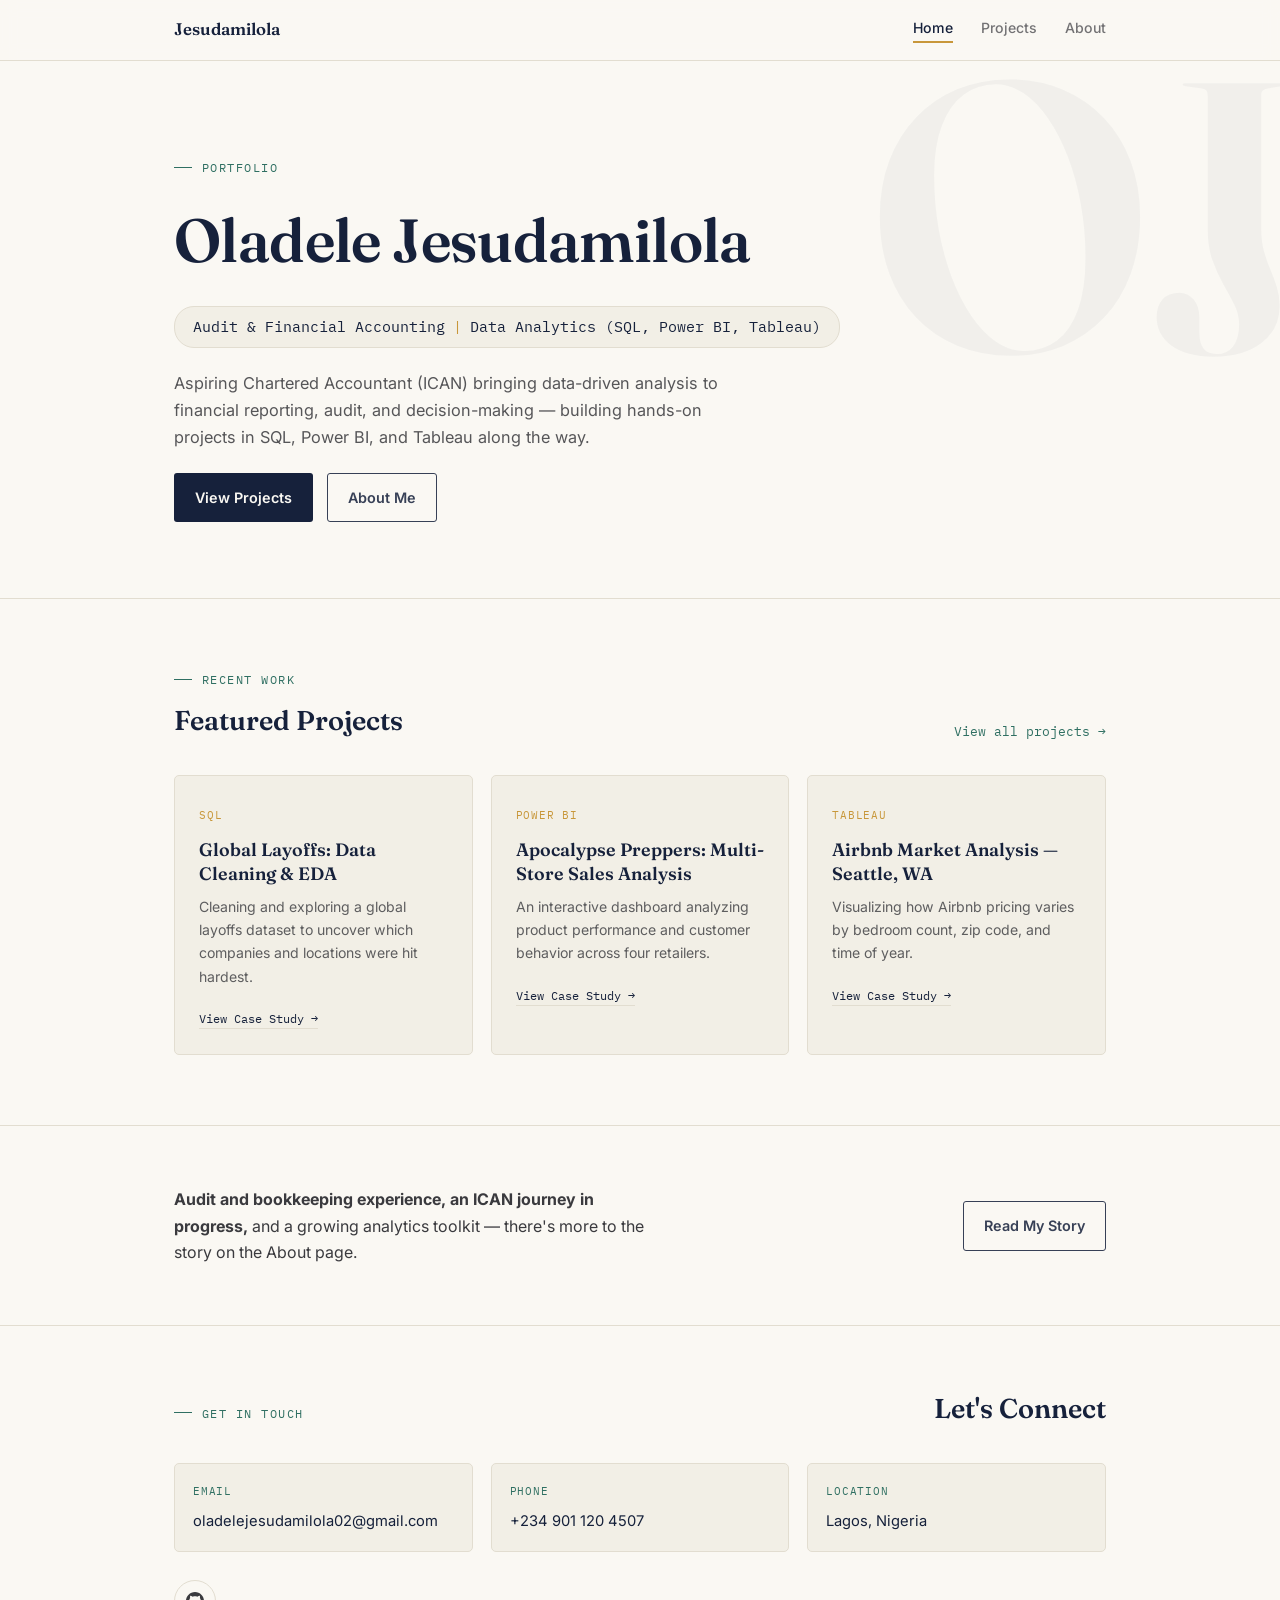
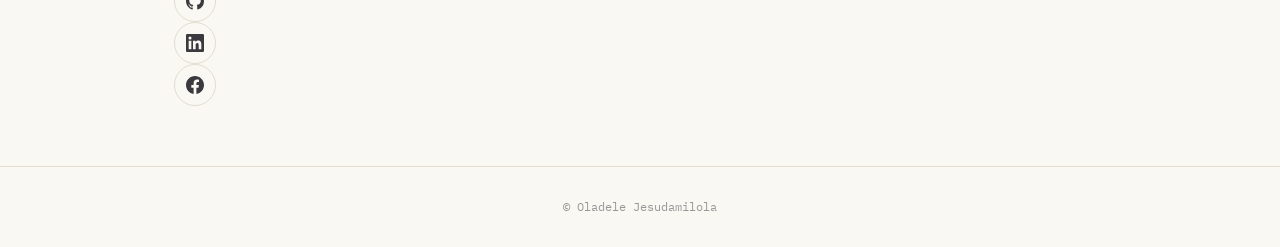
<file: index.html>
<!DOCTYPE html>
<html lang="en">
<head>
<meta charset="UTF-8">
<meta name="viewport" content="width=device-width, initial-scale=1.0">
<title>Oladele Jesudamilola — Audit, Accounting & Data Analytics</title>
<link rel="preconnect" href="https://fonts.googleapis.com">
<link href="https://fonts.googleapis.com/css2?family=Fraunces:opsz,wght@9..144,400;9..144,500;9..144,600;9..144,700&family=Inter:wght@400;500;600&family=IBM+Plex+Mono:wght@400;500&display=swap" rel="stylesheet">
<link rel="stylesheet" href="assets/css/style.css">
<style>
  /* ── Homepage-specific styles ── */
  .wrap { max-width: 980px; }

  header.hero { padding: 96px 0 76px; overflow: hidden; position: relative; }
  .monogram {
    position: absolute; top: -40px; right: -20px;
    font-family: 'Fraunces', serif; font-weight: 600;
    font-size: clamp(220px, 30vw, 420px);
    color: var(--text); opacity: 0.035;
    line-height: 1; pointer-events: none; user-select: none;
  }
  .hero .inner { position: relative; z-index: 1; max-width: 680px; }
  .hero h1 { font-size: clamp(2.4rem, 5.4vw, 3.8rem); }
  .hero .role {
    font-family: 'IBM Plex Mono', monospace; font-size: 0.92rem;
    color: var(--text); background: var(--bg-dim);
    border: 1px solid var(--line); border-radius: 20px;
    padding: 8px 18px; display: inline-block; margin-bottom: 22px;
  }
  .hero .role .sep { color: var(--gold); margin: 0 8px; }
  .hero p.lede { max-width: 560px; }
  .cta-row { display: flex; flex-wrap: wrap; gap: 14px; }

  /* Featured projects grid */
  section.projects { padding: 70px 0; border-bottom: 1px solid var(--line); }
  .section-head { display: flex; justify-content: space-between; align-items: flex-end; margin-bottom: 32px; flex-wrap: wrap; gap: 12px; }
  .section-head h2 { font-family: 'Fraunces', serif; font-weight: 600; font-size: 1.7rem; color: var(--text); margin: 0; }
  .all-link { font-family: 'IBM Plex Mono', monospace; font-size: 0.82rem; color: var(--teal); text-decoration: none; white-space: nowrap; }

  .proj-grid { display: grid; grid-template-columns: repeat(3, 1fr); gap: 18px; }
  .proj-card {
    background: var(--bg-dim); border: 1px solid var(--line); border-radius: 5px;
    padding: 24px; text-decoration: none; color: inherit; display: block;
    transition: transform 0.18s ease, box-shadow 0.18s ease;
  }
  .proj-card:hover { transform: translateY(-3px); box-shadow: 0 10px 26px rgba(22,33,59,0.1); }
  .proj-card .tag-label { font-family: 'IBM Plex Mono', monospace; font-size: 0.7rem; text-transform: uppercase; letter-spacing: 0.07em; color: var(--gold); margin-bottom: 14px; display: inline-block; }
  .proj-card h3 { font-family: 'Fraunces', serif; font-size: 1.12rem; color: var(--text); margin: 0 0 10px; font-weight: 600; line-height: 1.3; }
  .proj-card p { font-size: 0.88rem; opacity: 0.8; margin: 0 0 16px; }
  .proj-card .view { font-family: 'IBM Plex Mono', monospace; font-size: 0.78rem; color: var(--text); border-bottom: 1px solid var(--line); padding-bottom: 2px; }

  /* About teaser */
  section.about-teaser { padding: 60px 0; border-bottom: 1px solid var(--line); }
  .about-teaser .wrap { display: flex; justify-content: space-between; align-items: center; gap: 24px; flex-wrap: wrap; }
  .about-teaser p { font-size: 1rem; max-width: 480px; margin: 0; }

  /* Contact */
  section.contact { padding: 60px 0; }
  .contact-grid { display: grid; grid-template-columns: repeat(3, 1fr); gap: 18px; margin-bottom: 28px; }
  .contact-item { background: var(--bg-dim); border: 1px solid var(--line); border-radius: 5px; padding: 18px; }
  .contact-item .label { font-family: 'IBM Plex Mono', monospace; font-size: 0.7rem; text-transform: uppercase; letter-spacing: 0.07em; color: var(--teal); margin-bottom: 6px; }
  .contact-item a, .contact-item span { color: var(--text); font-size: 0.92rem; text-decoration: none; }
  .social-icons a {
    width: 42px;
    height: 42px;
    border-radius: 50%;
    border: 1px solid var(--line);
    display: flex;
    align-items: center;
    justify-content: center;
    color: var(--text-body);
    text-decoration: none;
    transition: background 0.18s ease, color 0.18s ease, border-color 0.18s ease;
  }
  .social-icons a:hover { background: var(--text); color: var(--bg); border-color: var(--text); }

  @media (max-width: 780px) {
    .proj-grid { grid-template-columns: 1fr; }
    .contact-grid { grid-template-columns: 1fr; }
  }
</style>
</head>
<body>
<nav>
  <div class="wrap wrap--wide">
    <a href="index.html" class="brand">Jesudamilola</a>
    <div class="navlinks">
      <a href="index.html" class="active">Home</a>
      <a href="project.html">Projects</a>
      <a href="about.html">About</a>
    </div>
  </div>
</nav>

<header class="hero">
  <div class="monogram">OJ</div>
  <div class="wrap wrap--wide">
    <div class="inner">
      <div class="eyebrow">Portfolio</div>
      <h1>Oladele Jesudamilola</h1>
      <div class="role">Audit &amp; Financial Accounting<span class="sep">|</span>Data Analytics (SQL, Power BI, Tableau)</div>
      <p class="lede">Aspiring Chartered Accountant (ICAN) bringing data-driven analysis to financial reporting, audit, and decision-making — building hands-on projects in SQL, Power BI, and Tableau along the way.</p>
      <div class="cta-row">
        <a href="project.html" class="btn btn-primary">View Projects</a>
        <a href="about.html" class="btn btn-ghost">About Me</a>
      </div>
    </div>
  </div>
</header>

<section class="projects">
  <div class="wrap wrap--wide">
    <div class="section-head">
      <div>
        <div class="eyebrow">Recent Work</div>
        <h2>Featured Projects</h2>
      </div>
      <a href="project.html" class="all-link">View all projects →</a>
    </div>
    <div class="proj-grid">
      <a href="project-sql-layoffs.html" class="proj-card">
        <span class="tag-label">SQL</span>
        <h3>Global Layoffs: Data Cleaning &amp; EDA</h3>
        <p>Cleaning and exploring a global layoffs dataset to uncover which companies and locations were hit hardest.</p>
        <span class="view">View Case Study →</span>
      </a>
      <a href="project-powerbi-stores.html" class="proj-card">
        <span class="tag-label">Power BI</span>
        <h3>Apocalypse Preppers: Multi-Store Sales Analysis</h3>
        <p>An interactive dashboard analyzing product performance and customer behavior across four retailers.</p>
        <span class="view">View Case Study →</span>
      </a>
      <a href="project-tableau-airbnb.html" class="proj-card">
        <span class="tag-label">Tableau</span>
        <h3>Airbnb Market Analysis — Seattle, WA</h3>
        <p>Visualizing how Airbnb pricing varies by bedroom count, zip code, and time of year.</p>
        <span class="view">View Case Study →</span>
      </a>
    </div>
  </div>
</section>

<section class="about-teaser">
  <div class="wrap wrap--wide">
    <p><strong>Audit and bookkeeping experience, an ICAN journey in progress,</strong> and a growing analytics toolkit — there's more to the story on the About page.</p>
    <a href="about.html" class="btn btn-ghost">Read My Story</a>
  </div>
</section>

<section class="contact">
  <div class="wrap wrap--wide">
    <div class="section-head">
      <div class="eyebrow">Get In Touch</div>
      <h2>Let's Connect</h2>
    </div>
    <div class="contact-grid">
      <div class="contact-item"><div class="label">Email</div><a href="mailto:oladelejesudamilola02@gmail.com">oladelejesudamilola02@gmail.com</a></div>
      <div class="contact-item"><div class="label">Phone</div><span>+234 901 120 4507</span></div>
      <div class="contact-item"><div class="label">Location</div><span>Lagos, Nigeria</span></div>
    </div>
    <div class="social-icons">
		<!-- GitHub -->
  <a href="https://github.com/DameeJ" title="GitHub" target="_blank" rel="noopener">
    <svg width="18" height="18" viewBox="0 0 24 24" fill="currentColor">
      <path d="M12 0C5.37 0 0 5.37 0 12c0 5.31 3.435 9.795 8.205 11.385.6.105.825-.255.825-.57 0-.285-.015-1.23-.015-2.235-3.015.555-3.795-.735-4.035-1.41-.135-.345-.72-1.41-1.23-1.695-.42-.225-1.02-.78-.015-.795.945-.015 1.62.87 1.845 1.23 1.08 1.815 2.805 1.305 3.495.99.105-.78.42-1.305.765-1.605-2.67-.3-5.46-1.335-5.46-5.925 0-1.305.465-2.385 1.23-3.225-.12-.3-.54-1.53.12-3.18 0 0 1.005-.315 3.3 1.23.96-.27 1.98-.405 3-.405s2.04.135 3 .405c2.295-1.56 3.3-1.23 3.3-1.23.66 1.65.24 2.88.12 3.18.765.84 1.23 1.905 1.23 3.225 0 4.605-2.805 5.625-5.475 5.925.435.375.81 1.095.81 2.22 0 1.605-.015 2.895-.015 3.3 0 .315.225.69.825.57A12.02 12.02 0 0024 12c0-6.63-5.37-12-12-12z"/>
    </svg>
  </a>
  <!-- LinkedIn -->
  <a href="https://www.linkedin.com/in/ojesudamilola/" title="LinkedIn" target="_blank" rel="noopener">
    <svg width="18" height="18" viewBox="0 0 24 24" fill="currentColor">
      <path d="M20.447 20.452h-3.554v-5.569c0-1.328-.027-3.037-1.852-3.037-1.853 0-2.136 1.445-2.136 2.939v5.667H9.351V9h3.414v1.561h.046c.477-.9 1.637-1.85 3.37-1.85 3.601 0 4.267 2.37 4.267 5.455v6.286zM5.337 7.433a2.062 2.062 0 01-2.063-2.065 2.064 2.064 0 112.063 2.065zm1.782 13.019H3.555V9h3.564v11.452zM22.225 0H1.771C.792 0 0 .774 0 1.729v20.542C0 23.227.792 24 1.771 24h20.451C23.2 24 24 23.227 24 22.271V1.729C24 .774 23.2 0 22.222 0h.003z"/>
    </svg>
  </a>
  <!-- Facebook -->
  <a href="https://facebook.com/jesudahmilolah.john" title="Facebook" target="_blank" rel="noopener">
    <svg width="18" height="18" viewBox="0 0 24 24" fill="currentColor">
      <path d="M24 12.073C24 5.405 18.627 0 12 0S0 5.405 0 12.073C0 18.1 4.388 23.094 10.125 24v-8.437H7.078v-3.49h3.047V9.413c0-3.007 1.792-4.669 4.533-4.669 1.312 0 2.686.234 2.686.234v2.953H15.83c-1.491 0-1.956.925-1.956 1.874v2.25h3.328l-.532 3.49h-2.796V24C19.612 23.094 24 18.1 24 12.073z"/>
    </svg>
  </a>
		
</div>
    </div>
  </div>
</section>

<div class="pagefoot"><p>© Oladele Jesudamilola</p></div>
</body>
</html>
</file>
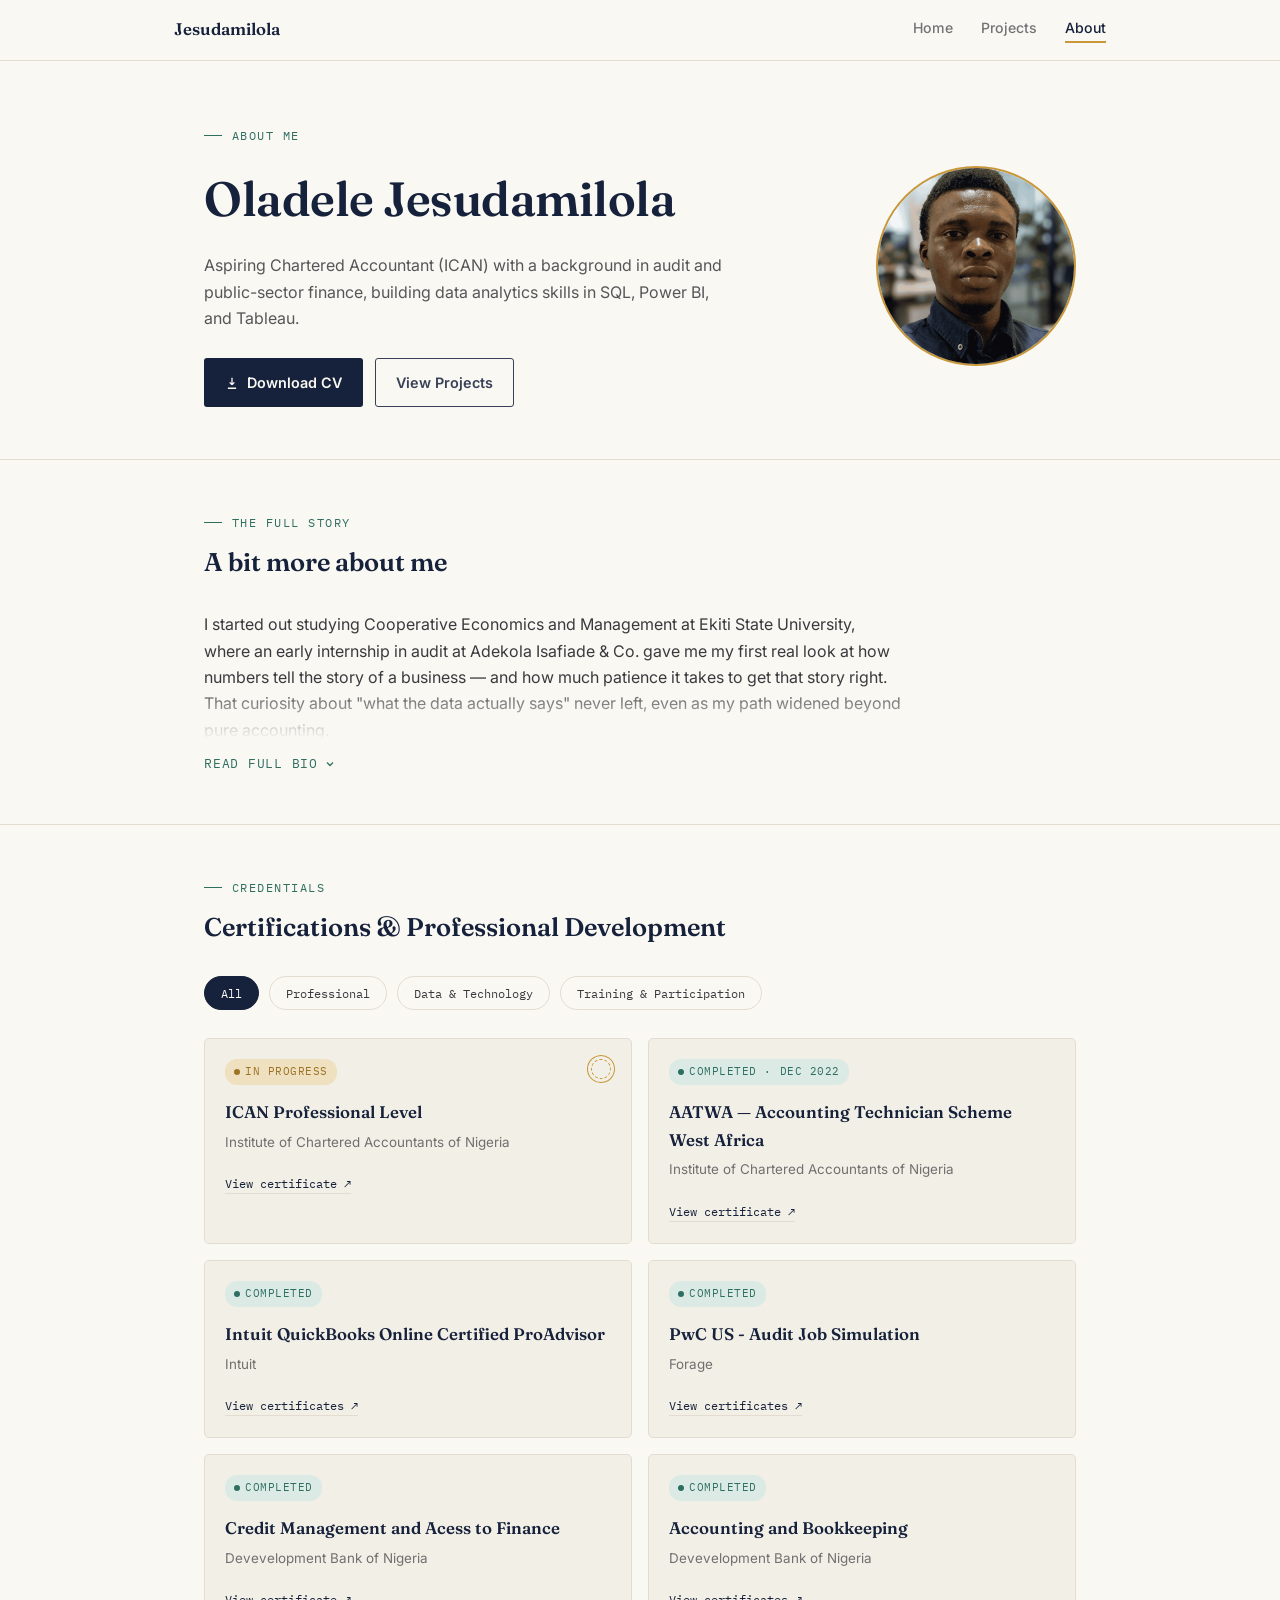
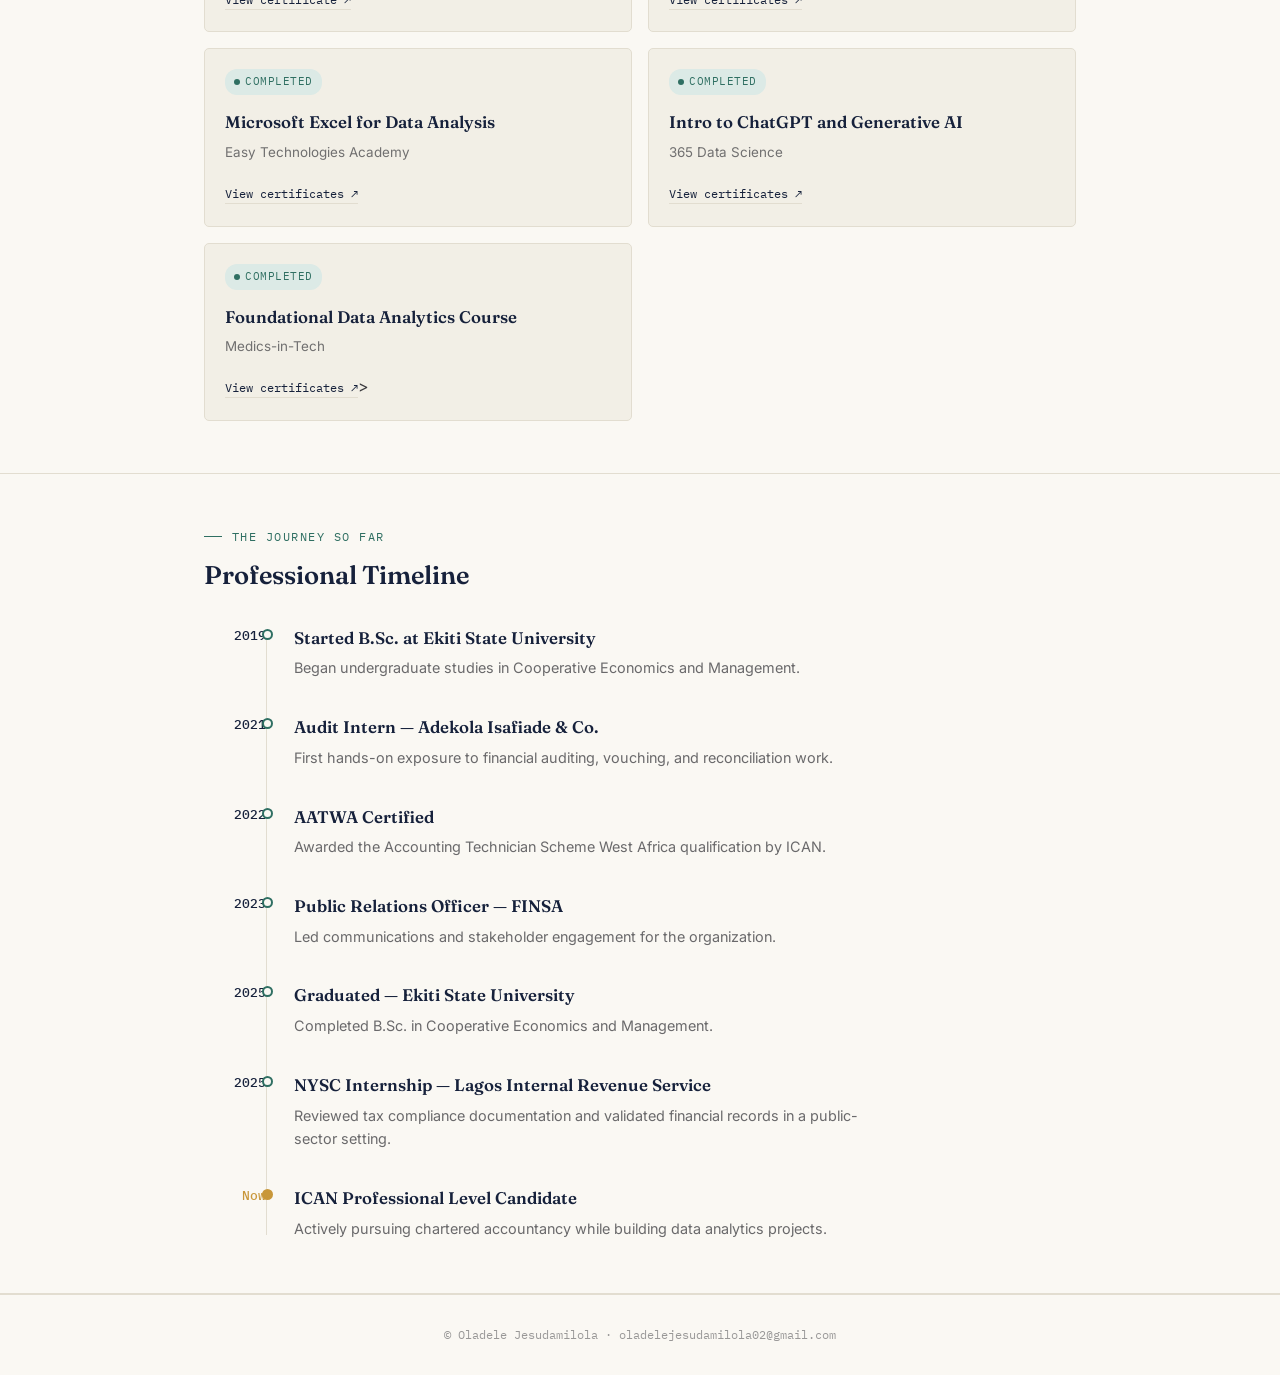
<file: about.html>
<!DOCTYPE html>
<html lang="en">
<head>
<meta charset="UTF-8">
<meta name="viewport" content="width=device-width, initial-scale=1.0">
<title>About — Oladele Jesudamilola</title>
<link rel="preconnect" href="https://fonts.googleapis.com">
<link href="https://fonts.googleapis.com/css2?family=Fraunces:opsz,wght@9..144,400;9..144,500;9..144,600;9..144,700&family=Inter:wght@400;500;600&family=IBM+Plex+Mono:wght@400;500&display=swap" rel="stylesheet">
<link rel="stylesheet" href="assets/css/style.css">
<style>
  /* ── About-page-specific styles ── */
  header.hero { padding: 64px 0 52px; }
  .hero-inner { display: flex; justify-content: space-between; align-items: center; gap: 40px; }
  .hero-left { flex: 1; min-width: 0; }
  .hero-right { flex-shrink: 0; }
  .photo-ring {
    width: 200px; height: 200px; border-radius: 50%;
    border: 2px solid var(--gold); overflow: hidden;
    background: var(--bg-dim); display: flex; align-items: center; justify-content: center;
  }
  .photo-ring img { width: 100%; height: 100%; object-fit: cover; }
  .photo-ring .initials { font-family: 'Fraunces', serif; font-size: 3rem; font-weight: 600; color: var(--gold); opacity: 0.5; }
  .hero h1 { font-size: clamp(2rem, 4.5vw, 3rem); }
  .hero .role { font-size: 1rem; max-width: 520px; opacity: 0.85; margin: 0 0 26px; }
  .cta-row { display: flex; flex-wrap: wrap; gap: 12px; }

  /* Bio expandable */
  .bio-text { max-width: 700px; font-size: 1rem; }
  .bio-text p { margin: 0 0 16px; }
  .bio-text p:last-child { margin-bottom: 0; }
  .bio-clamp { max-height: 8em; overflow: hidden; position: relative; transition: max-height 0.4s ease; }
  .bio-clamp.expanded { max-height: 1400px; }
  .bio-clamp:not(.expanded)::after {
    content: ""; position: absolute; bottom: 0; left: 0; right: 0; height: 3.5em;
    background: linear-gradient(to bottom, rgba(var(--bg-rgb), 0), var(--bg));
  }
  .read-more {
    margin-top: 16px; background: none; border: none;
    font-family: 'IBM Plex Mono', monospace; font-size: 0.8rem;
    color: var(--teal); cursor: pointer; padding: 0;
    text-transform: uppercase; letter-spacing: 0.06em;
    display: flex; align-items: center; gap: 6px;
  }
  .read-more svg { transition: transform 0.3s ease; }
  .read-more.open svg { transform: rotate(180deg); }

  /* Certifications */
  .chip-row { display: flex; flex-wrap: wrap; gap: 10px; margin-bottom: 28px; }
  .cert-grid { display: grid; grid-template-columns: repeat(2, 1fr); gap: 16px; }
  .cert-card {
    background: var(--bg-dim); border: 1px solid var(--line); border-radius: 5px;
    padding: 20px; position: relative;
    transition: box-shadow 0.2s ease, transform 0.2s ease;
  }
  .cert-card:hover { box-shadow: 0 8px 24px rgba(22,33,59,0.08); transform: translateY(-2px); }
  .cert-top { display: flex; justify-content: space-between; align-items: flex-start; margin-bottom: 14px; }
  .status { font-family: 'IBM Plex Mono', monospace; font-size: 0.68rem; text-transform: uppercase; letter-spacing: 0.05em; padding: 4px 9px; border-radius: 12px; display: flex; align-items: center; gap: 5px; }
  .status::before { content: ""; width: 6px; height: 6px; border-radius: 50%; background: currentColor; }
  .status.done { background: var(--teal-soft); color: var(--teal); }
  .status.progress { background: var(--gold-soft); color: #9C7325; }
  .cert-card h4 { font-family: 'Fraunces', serif; font-size: 1.05rem; margin: 0 0 4px; color: var(--text); font-weight: 600; }
  .cert-card .issuer { font-size: 0.84rem; opacity: 0.7; margin: 0 0 16px; }
  .cert-card a.view { font-family: 'IBM Plex Mono', monospace; font-size: 0.78rem; color: var(--text); text-decoration: none; border-bottom: 1px solid var(--line); padding-bottom: 2px; }
  .cert-card a.view:hover { border-color: var(--text); }
  .seal { position: absolute; top: 16px; right: 16px; width: 28px; height: 28px; border: 1.5px solid var(--gold); border-radius: 50%; transform: rotate(-8deg); }
  .seal::before { content: ""; position: absolute; inset: 3px; border: 1px dashed var(--gold); border-radius: 50%; }

  .training-block { margin-top: 24px; padding: 22px; background: var(--bg-dim); border: 1px solid var(--line); border-radius: 5px; }
  .training-block h4 { font-family: 'Fraunces', serif; font-size: 1rem; margin: 0 0 14px; color: var(--text); font-weight: 600; }
  .pill-list { display: flex; flex-wrap: wrap; gap: 10px; }
  .pill { font-size: 0.84rem; background: var(--bg); border: 1px solid var(--line); padding: 7px 14px; border-radius: 20px; }

  /* Timeline */
  .timeline { position: relative; padding-left: 90px; max-width: 680px; }
  .timeline::before { content: ""; position: absolute; left: 62px; top: 6px; bottom: 6px; width: 1px; background: var(--line); }
  .tl-item { position: relative; padding-bottom: 34px; }
  .tl-item:last-child { padding-bottom: 0; }
  .tl-year { position: absolute; left: -90px; top: 0; width: 62px; text-align: right; font-family: 'IBM Plex Mono', monospace; font-size: 0.8rem; color: var(--text); font-weight: 500; }
  .tl-dot { position: absolute; left: -32px; top: 4px; width: 11px; height: 11px; border-radius: 50%; background: var(--bg); border: 2px solid var(--teal); }
  .tl-item.present .tl-dot { background: var(--gold); border-color: var(--gold); }
  .tl-item.present .tl-year { color: var(--gold); }
  .tl-content h4 { margin: 0 0 4px; font-family: 'Fraunces', serif; font-size: 1.05rem; color: var(--text); font-weight: 600; }
  .tl-content p { margin: 0; font-size: 0.9rem; opacity: 0.75; }

  @media (max-width: 680px) {
    .hero-right { display: none; }
    .cert-grid { grid-template-columns: 1fr; }
    .timeline { padding-left: 70px; }
    .tl-year { left: -70px; width: 48px; }
    .tl-dot { left: -26px; }
  }
</style>
</head>
<body>
<nav>
  <div class="wrap wrap--wide">
    <a href="index.html" class="brand">Jesudamilola</a>
    <div class="navlinks">
      <a href="index.html">Home</a>
      <a href="project.html">Projects</a>
      <a href="about.html" class="active">About</a>
    </div>
  </div>
</nav>

<header class="hero">
  <div class="wrap">
    <div class="hero-inner">
      <div class="hero-left">
        <div class="eyebrow">About Me</div>
        <h1>Oladele Jesudamilola</h1>
        <p class="role">Aspiring Chartered Accountant (ICAN) with a background in audit and public-sector finance, building data analytics skills in SQL, Power BI, and Tableau.</p>
        <div class="cta-row">
          <a href="https://drive.google.com/file/d/1VkFkRddQwEFv5vdwe2YgjPbRrtjAov1A/view" class="btn btn-primary">
            <svg width="14" height="14" viewBox="0 0 24 24" fill="none" stroke="currentColor" stroke-width="2.2"><path d="M12 3v12m0 0l-4-4m4 4l4-4M5 21h14"/></svg>
            Download CV
          </a>
          <a href="project.html" class="btn btn-ghost">View Projects</a>
        </div>
      </div>
      <div class="hero-right">
        <div class="photo-ring">
          <img src="images/1001380607.png" alt="Oladele Jesudamilola" onerror="this.style.display='none';this.parentElement.querySelector('.initials').style.display='block'">
          <span class="initials" style="display:none">OJ</span>
        </div>
      </div>
    </div>
  </div>
</header>

<section class="block" id="bio">
  <div class="wrap">
    <div class="section-head">
      <div class="eyebrow">The Full Story</div>
      <h2>A bit more about me</h2>
    </div>
    <div class="bio-text">
      <div class="bio-clamp" id="bioClamp">
        <p>I started out studying Cooperative Economics and Management at Ekiti State University, where an early internship in audit at Adekola Isafiade &amp; Co. gave me my first real look at how numbers tell the story of a business — and how much patience it takes to get that story right. That curiosity about "what the data actually says" never left, even as my path widened beyond pure accounting.</p>
        <p>Alongside my academic work, I served as Public Relations Officer for FINSA, which sharpened a different muscle entirely: communicating clearly to people who don't necessarily speak the language of figures. That's a skill I now lean on constantly — a dashboard is only useful if someone outside the spreadsheet can understand it.</p>
        <p>After graduating, I completed my NYSC internship at the Lagos Internal Revenue Service (LIRS), working closer to large-scale, real-world financial data than I ever had in school. Reviewing complex tax compliance documentation, validating financial records — it pushed me toward formal data analytics training to go from "I can read the numbers" to "I can build the tools that read them for you."</p>
        <p>I'm currently an ICAN student, working toward becoming a Chartered Accountant while continuing to build analytics projects in SQL, Power BI, Tableau, and Excel. I like sitting at that intersection: technically rigorous enough for finance, practical enough to ship. This portfolio is where that shows up.</p>
      </div>
      <button class="read-more" id="readMoreBtn">
        <span id="readMoreText">Read full bio</span>
        <svg width="12" height="12" viewBox="0 0 24 24" fill="none" stroke="currentColor" stroke-width="2.5"><path d="M6 9l6 6 6-6"/></svg>
      </button>
    </div>
  </div>
</section>

<section class="block" id="certs">
  <div class="wrap">
    <div class="section-head">
      <div class="eyebrow">Credentials</div>
      <h2>Certifications &amp; Professional Development</h2>
    </div>
    <div class="chip-row">
      <button class="chip active" data-filter="all">All</button>
      <button class="chip" data-filter="professional">Professional</button>
      <button class="chip" data-filter="data">Data &amp; Technology</button>
      <button class="chip" data-filter="training">Training &amp; Participation</button>
    </div>
    <div class="cert-grid" id="certGrid">
      <div class="cert-card" data-cat="professional">
        <div class="seal"></div>
        <div class="cert-top"><span class="status progress">In Progress</span></div>
        <h4>ICAN Professional Level</h4>
        <p class="issuer">Institute of Chartered Accountants of Nigeria</p>
        <a class="view" href="[ ican link ]">View certificate ↗</a>
      </div>
      <div class="cert-card" data-cat="professional">
        <div class="cert-top"><span class="status done">Completed · Dec 2022</span></div>
        <h4>AATWA — Accounting Technician Scheme West Africa</h4>
        <p class="issuer">Institute of Chartered Accountants of Nigeria</p>
        <a class="view" href="https://drive.google.com/file/d/1Jn6t-IFB45XE73V9W42yJdrCH0tzxrjl/view?usp=sharing">View certificate ↗</a>
      </div>
      <div class="cert-card" data-cat="professional">
        <div class="cert-top"><span class="status done">Completed</span></div>
        <h4>Intuit QuickBooks Online Certified ProAdvisor</h4>
        <p class="issuer">Intuit</p>
        <a class="view" href="https://drive.google.com/file/d/17fjOQY6UtK5I3mjj-VB3RivIcJ82Cu4g/view?usp=drive_link">View certificates ↗</a>
      </div>
      <div class="cert-card" data-cat="professional">
        <div class="cert-top"><span class="status done">Completed</span></div>
        <h4>PwC US - Audit Job Simulation</h4>
        <p class="issuer">Forage</p>
        <a class="view" href="https://drive.google.com/file/d/1r3_WHG6CrMc6fXSpM2RNFuG8DHwEEyow/view?usp=sharing">View certificates ↗</a>
      </div>
      <div class="cert-card" data-cat="data">
        <div class="cert-top"><span class="status done">Completed</span></div>
        <h4>Credit Management and Acess to Finance</h4>
        <p class="issuer">Devevelopment Bank of Nigeria</p>
        <a class="view" href="https://drive.google.com/file/d/1HuRDG8NnYKKwZ0SIdCGBHpUYNBcMdXzM/view?usp=sharing">View certificate ↗</a>
      </div>
      <div class="cert-card" data-cat="data">
        <div class="cert-top"><span class="status done">Completed</span></div>
        <h4>Accounting and Bookkeeping</h4>
        <p class="issuer">Devevelopment Bank of Nigeria</p>
        <a class="view" href="https://drive.google.com/file/d/1MsdLXMB3ceOwbsXx86z33EpzJAC9UdHp/view?usp=drivesdk">View certificates ↗</a>
      </div>
      <div class="cert-card" data-cat="data">
        <div class="cert-top"><span class="status done">Completed</span></div>
        <h4>Microsoft Excel for Data Analysis</h4>
        <p class="issuer">Easy Technologies Academy</p>
        <a class="view" href="https://drive.google.com/file/d/15mmj_GKo3BI1Nv4bGGLDgqYVrOzEXk_D/view?usp=sharing">View certificates ↗</a>
      </div>
      <div class="cert-card" data-cat="data">
        <div class="cert-top"><span class="status done">Completed</span></div>
        <h4>Intro to ChatGPT and Generative AI</h4>
        <p class="issuer">365 Data Science</p>
        <a class="view" href="https://drive.google.com/file/d/1_mDWog5pscK9TVS_C0JzTrV8e8aro24z/view?usp=sharing">View certificates ↗</a>
      </div>
    <div class="cert-card" data-cat="data">
        <div class="cert-top"><span class="status done">Completed</span></div>
        <h4>Foundational Data Analytics Course</h4>
        <p class="issuer">Medics-in-Tech</p>
        <a class="view" href="https://drive.google.com/file/d/1xymdKrOf2SkBBUjEebQoTfYgeoieiPC_/view?usp=sharing">View certificates ↗</a>>
      </div>
    </div>
  </div>
</section>

<section class="block" id="timeline">
  <div class="wrap">
    <div class="section-head">
      <div class="eyebrow">The Journey So Far</div>
      <h2>Professional Timeline</h2>
    </div>
    <div class="timeline">
      <div class="tl-item"><div class="tl-year">2019</div><div class="tl-dot"></div><div class="tl-content"><h4>Started B.Sc. at Ekiti State University</h4><p>Began undergraduate studies in Cooperative Economics and Management.</p></div></div>
      <div class="tl-item"><div class="tl-year">2021</div><div class="tl-dot"></div><div class="tl-content"><h4>Audit Intern — Adekola Isafiade &amp; Co.</h4><p>First hands-on exposure to financial auditing, vouching, and reconciliation work.</p></div></div>
      <div class="tl-item"><div class="tl-year">2022</div><div class="tl-dot"></div><div class="tl-content"><h4>AATWA Certified</h4><p>Awarded the Accounting Technician Scheme West Africa qualification by ICAN.</p></div></div>
      <div class="tl-item"><div class="tl-year">2023</div><div class="tl-dot"></div><div class="tl-content"><h4>Public Relations Officer — FINSA</h4><p>Led communications and stakeholder engagement for the organization.</p></div></div>
      <div class="tl-item"><div class="tl-year">2025</div><div class="tl-dot"></div><div class="tl-content"><h4>Graduated — Ekiti State University</h4><p>Completed B.Sc. in Cooperative Economics and Management.</p></div></div>
      <div class="tl-item"><div class="tl-year">2025</div><div class="tl-dot"></div><div class="tl-content"><h4>NYSC Internship — Lagos Internal Revenue Service</h4><p>Reviewed tax compliance documentation and validated financial records in a public-sector setting.</p></div></div>
      <div class="tl-item present"><div class="tl-year">Now</div><div class="tl-dot"></div><div class="tl-content"><h4>ICAN Professional Level Candidate</h4><p>Actively pursuing chartered accountancy while building data analytics projects.</p></div></div>
    </div>
  </div>
</section>

<div class="pagefoot"><p>© Oladele Jesudamilola · oladelejesudamilola02@gmail.com</p></div>

<script>
  const clamp = document.getElementById('bioClamp');
  const btn = document.getElementById('readMoreBtn');
  const txt = document.getElementById('readMoreText');
  btn.addEventListener('click', () => {
    const isOpen = clamp.classList.toggle('expanded');
    btn.classList.toggle('open', isOpen);
    txt.textContent = isOpen ? 'Show less' : 'Read full bio';
  });
  const chips = document.querySelectorAll('.chip');
  const cards = document.querySelectorAll('.cert-card');
  const training = document.getElementById('trainingBlock');
  chips.forEach(chip => {
    chip.addEventListener('click', () => {
      chips.forEach(c => c.classList.remove('active'));
      chip.classList.add('active');
      const f = chip.dataset.filter;
      cards.forEach(card => { card.style.display = (f === 'all' || card.dataset.cat === f) ? '' : 'none'; });
      training.style.display = (f === 'all' || f === 'training') ? '' : 'none';
    });
  });
</script>
</body>
</html>
</file>
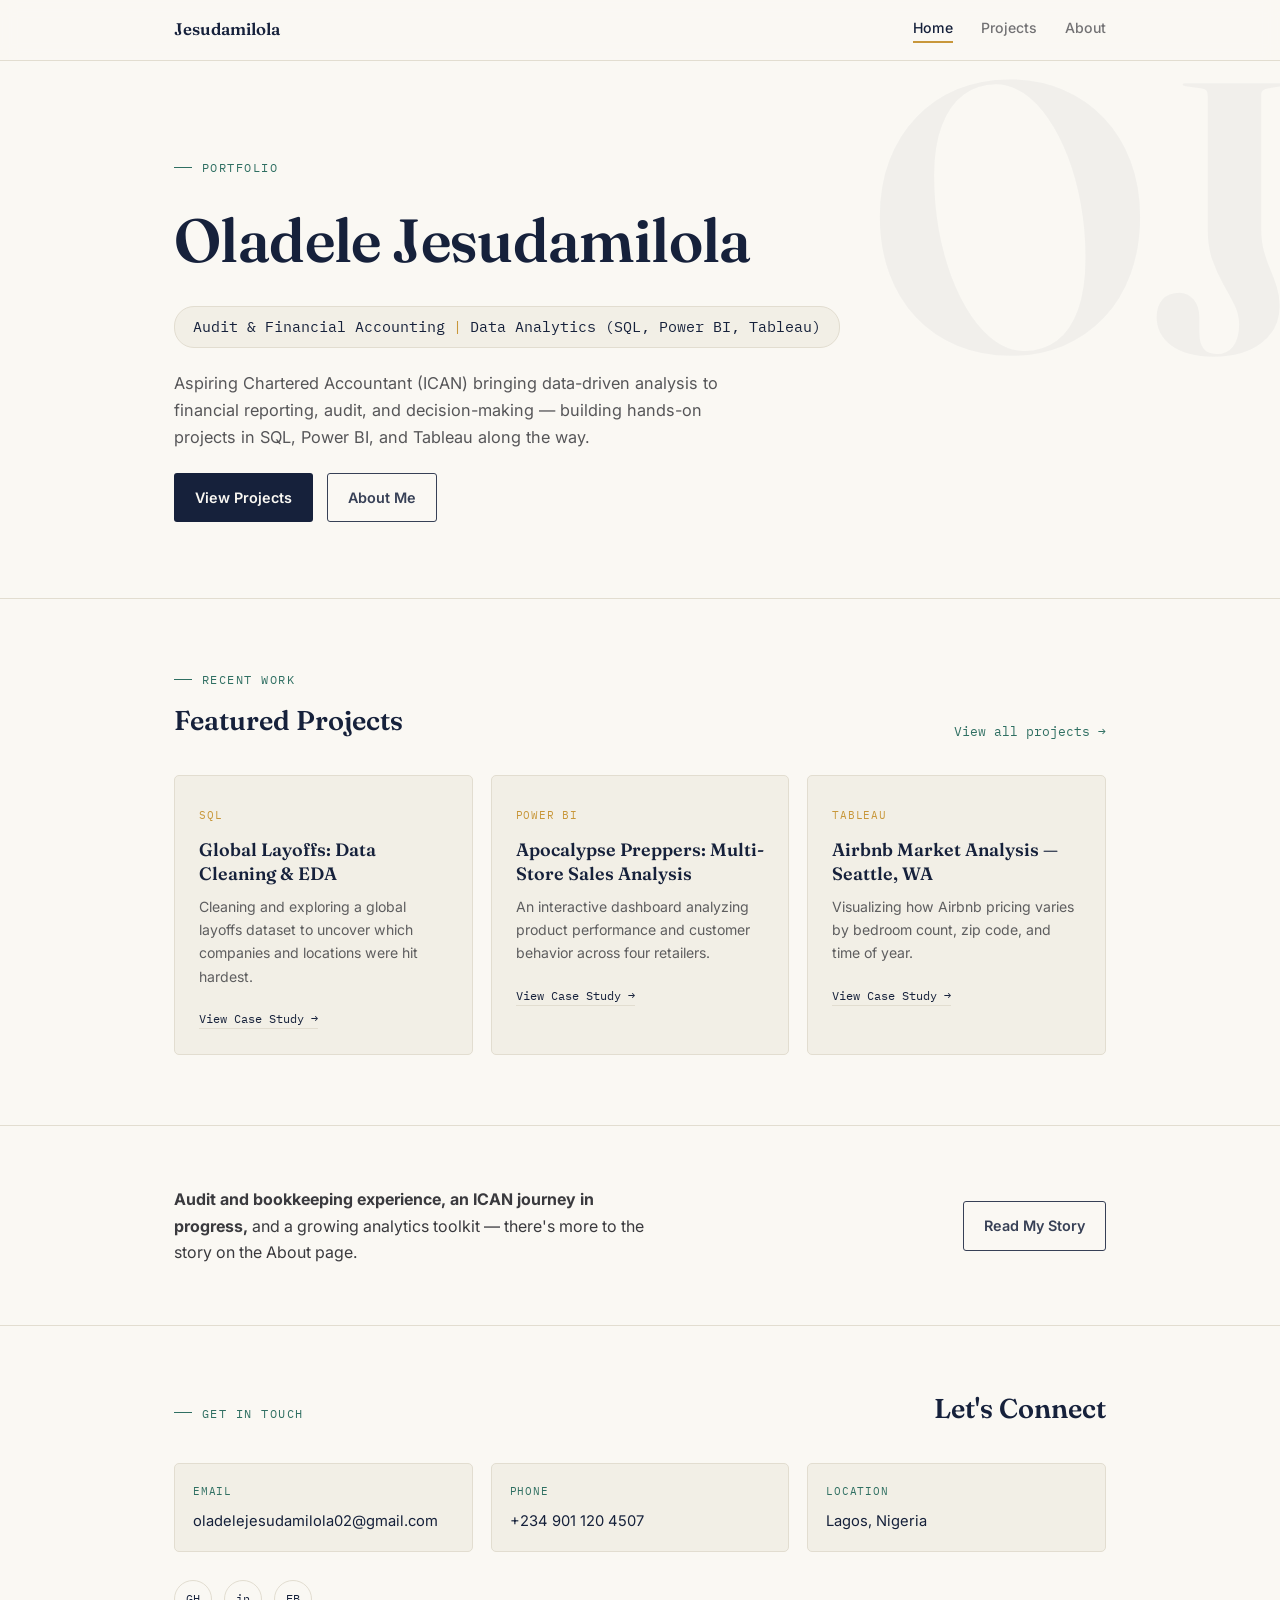
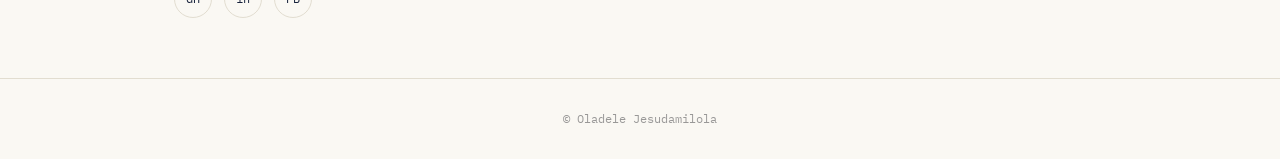
<file: index (1).html>
<!DOCTYPE html>
<html lang="en">
<head>
<meta charset="UTF-8">
<meta name="viewport" content="width=device-width, initial-scale=1.0">
<title>Oladele Jesudamilola — Audit, Accounting & Data Analytics</title>
<link rel="preconnect" href="https://fonts.googleapis.com">
<link href="https://fonts.googleapis.com/css2?family=Fraunces:opsz,wght@9..144,400;9..144,500;9..144,600;9..144,700&family=Inter:wght@400;500;600&family=IBM+Plex+Mono:wght@400;500&display=swap" rel="stylesheet">
<link rel="stylesheet" href="assets/css/style.css">
<style>
  /* ── Homepage-specific styles ── */
  .wrap { max-width: 980px; }

  header.hero { padding: 96px 0 76px; overflow: hidden; position: relative; }
  .monogram {
    position: absolute; top: -40px; right: -20px;
    font-family: 'Fraunces', serif; font-weight: 600;
    font-size: clamp(220px, 30vw, 420px);
    color: var(--text); opacity: 0.035;
    line-height: 1; pointer-events: none; user-select: none;
  }
  .hero .inner { position: relative; z-index: 1; max-width: 680px; }
  .hero h1 { font-size: clamp(2.4rem, 5.4vw, 3.8rem); }
  .hero .role {
    font-family: 'IBM Plex Mono', monospace; font-size: 0.92rem;
    color: var(--text); background: var(--bg-dim);
    border: 1px solid var(--line); border-radius: 20px;
    padding: 8px 18px; display: inline-block; margin-bottom: 22px;
  }
  .hero .role .sep { color: var(--gold); margin: 0 8px; }
  .hero p.lede { max-width: 560px; }
  .cta-row { display: flex; flex-wrap: wrap; gap: 14px; }

  /* Featured projects grid */
  section.projects { padding: 70px 0; border-bottom: 1px solid var(--line); }
  .section-head { display: flex; justify-content: space-between; align-items: flex-end; margin-bottom: 32px; flex-wrap: wrap; gap: 12px; }
  .section-head h2 { font-family: 'Fraunces', serif; font-weight: 600; font-size: 1.7rem; color: var(--text); margin: 0; }
  .all-link { font-family: 'IBM Plex Mono', monospace; font-size: 0.82rem; color: var(--teal); text-decoration: none; white-space: nowrap; }

  .proj-grid { display: grid; grid-template-columns: repeat(3, 1fr); gap: 18px; }
  .proj-card {
    background: var(--bg-dim); border: 1px solid var(--line); border-radius: 5px;
    padding: 24px; text-decoration: none; color: inherit; display: block;
    transition: transform 0.18s ease, box-shadow 0.18s ease;
  }
  .proj-card:hover { transform: translateY(-3px); box-shadow: 0 10px 26px rgba(22,33,59,0.1); }
  .proj-card .tag-label { font-family: 'IBM Plex Mono', monospace; font-size: 0.7rem; text-transform: uppercase; letter-spacing: 0.07em; color: var(--gold); margin-bottom: 14px; display: inline-block; }
  .proj-card h3 { font-family: 'Fraunces', serif; font-size: 1.12rem; color: var(--text); margin: 0 0 10px; font-weight: 600; line-height: 1.3; }
  .proj-card p { font-size: 0.88rem; opacity: 0.8; margin: 0 0 16px; }
  .proj-card .view { font-family: 'IBM Plex Mono', monospace; font-size: 0.78rem; color: var(--text); border-bottom: 1px solid var(--line); padding-bottom: 2px; }

  /* About teaser */
  section.about-teaser { padding: 60px 0; border-bottom: 1px solid var(--line); }
  .about-teaser .wrap { display: flex; justify-content: space-between; align-items: center; gap: 24px; flex-wrap: wrap; }
  .about-teaser p { font-size: 1rem; max-width: 480px; margin: 0; }

  /* Contact */
  section.contact { padding: 60px 0; }
  .contact-grid { display: grid; grid-template-columns: repeat(3, 1fr); gap: 18px; margin-bottom: 28px; }
  .contact-item { background: var(--bg-dim); border: 1px solid var(--line); border-radius: 5px; padding: 18px; }
  .contact-item .label { font-family: 'IBM Plex Mono', monospace; font-size: 0.7rem; text-transform: uppercase; letter-spacing: 0.07em; color: var(--teal); margin-bottom: 6px; }
  .contact-item a, .contact-item span { color: var(--text); font-size: 0.92rem; text-decoration: none; }
  .social-icons { display: flex; gap: 12px; }
  .social-icons a { width: 38px; height: 38px; border-radius: 50%; border: 1px solid var(--line); display: flex; align-items: center; justify-content: center; color: var(--text); text-decoration: none; font-family: 'IBM Plex Mono', monospace; font-size: 0.76rem; transition: background 0.18s ease; }
  .social-icons a:hover { background: var(--text); color: var(--bg); }

  @media (max-width: 780px) {
    .proj-grid { grid-template-columns: 1fr; }
    .contact-grid { grid-template-columns: 1fr; }
  }
</style>
</head>
<body>
<nav>
  <div class="wrap wrap--wide">
    <a href="index.html" class="brand">Jesudamilola</a>
    <div class="navlinks">
      <a href="index.html" class="active">Home</a>
      <a href="project.html">Projects</a>
      <a href="about.html">About</a>
    </div>
  </div>
</nav>

<header class="hero">
  <div class="monogram">OJ</div>
  <div class="wrap wrap--wide">
    <div class="inner">
      <div class="eyebrow">Portfolio</div>
      <h1>Oladele Jesudamilola</h1>
      <div class="role">Audit &amp; Financial Accounting<span class="sep">|</span>Data Analytics (SQL, Power BI, Tableau)</div>
      <p class="lede">Aspiring Chartered Accountant (ICAN) bringing data-driven analysis to financial reporting, audit, and decision-making — building hands-on projects in SQL, Power BI, and Tableau along the way.</p>
      <div class="cta-row">
        <a href="project.html" class="btn btn-primary">View Projects</a>
        <a href="about.html" class="btn btn-ghost">About Me</a>
      </div>
    </div>
  </div>
</header>

<section class="projects">
  <div class="wrap wrap--wide">
    <div class="section-head">
      <div>
        <div class="eyebrow">Recent Work</div>
        <h2>Featured Projects</h2>
      </div>
      <a href="project.html" class="all-link">View all projects →</a>
    </div>
    <div class="proj-grid">
      <a href="project-sql-layoffs.html" class="proj-card">
        <span class="tag-label">SQL</span>
        <h3>Global Layoffs: Data Cleaning &amp; EDA</h3>
        <p>Cleaning and exploring a global layoffs dataset to uncover which companies and locations were hit hardest.</p>
        <span class="view">View Case Study →</span>
      </a>
      <a href="project-powerbi-stores.html" class="proj-card">
        <span class="tag-label">Power BI</span>
        <h3>Apocalypse Preppers: Multi-Store Sales Analysis</h3>
        <p>An interactive dashboard analyzing product performance and customer behavior across four retailers.</p>
        <span class="view">View Case Study →</span>
      </a>
      <a href="project-tableau-airbnb.html" class="proj-card">
        <span class="tag-label">Tableau</span>
        <h3>Airbnb Market Analysis — Seattle, WA</h3>
        <p>Visualizing how Airbnb pricing varies by bedroom count, zip code, and time of year.</p>
        <span class="view">View Case Study →</span>
      </a>
    </div>
  </div>
</section>

<section class="about-teaser">
  <div class="wrap wrap--wide">
    <p><strong>Audit and bookkeeping experience, an ICAN journey in progress,</strong> and a growing analytics toolkit — there's more to the story on the About page.</p>
    <a href="about.html" class="btn btn-ghost">Read My Story</a>
  </div>
</section>

<section class="contact">
  <div class="wrap wrap--wide">
    <div class="section-head">
      <div class="eyebrow">Get In Touch</div>
      <h2>Let's Connect</h2>
    </div>
    <div class="contact-grid">
      <div class="contact-item"><div class="label">Email</div><a href="mailto:oladelejesudamilola02@gmail.com">oladelejesudamilola02@gmail.com</a></div>
      <div class="contact-item"><div class="label">Phone</div><span>+234 901 120 4507</span></div>
      <div class="contact-item"><div class="label">Location</div><span>Lagos, Nigeria</span></div>
    </div>
    <div class="social-icons">
      <a href="https://github.com/DameeJ" title="GitHub">GH</a>
      <a href="https://www.linkedin.com/in/ojesudamilola/" title="LinkedIn">in</a>
      <a href="https://facebook.com/jesudahmilolah.john" title="Facebook">FB</a>
    </div>
  </div>
</section>

<div class="pagefoot"><p>© Oladele Jesudamilola</p></div>
</body>
</html>
</file>
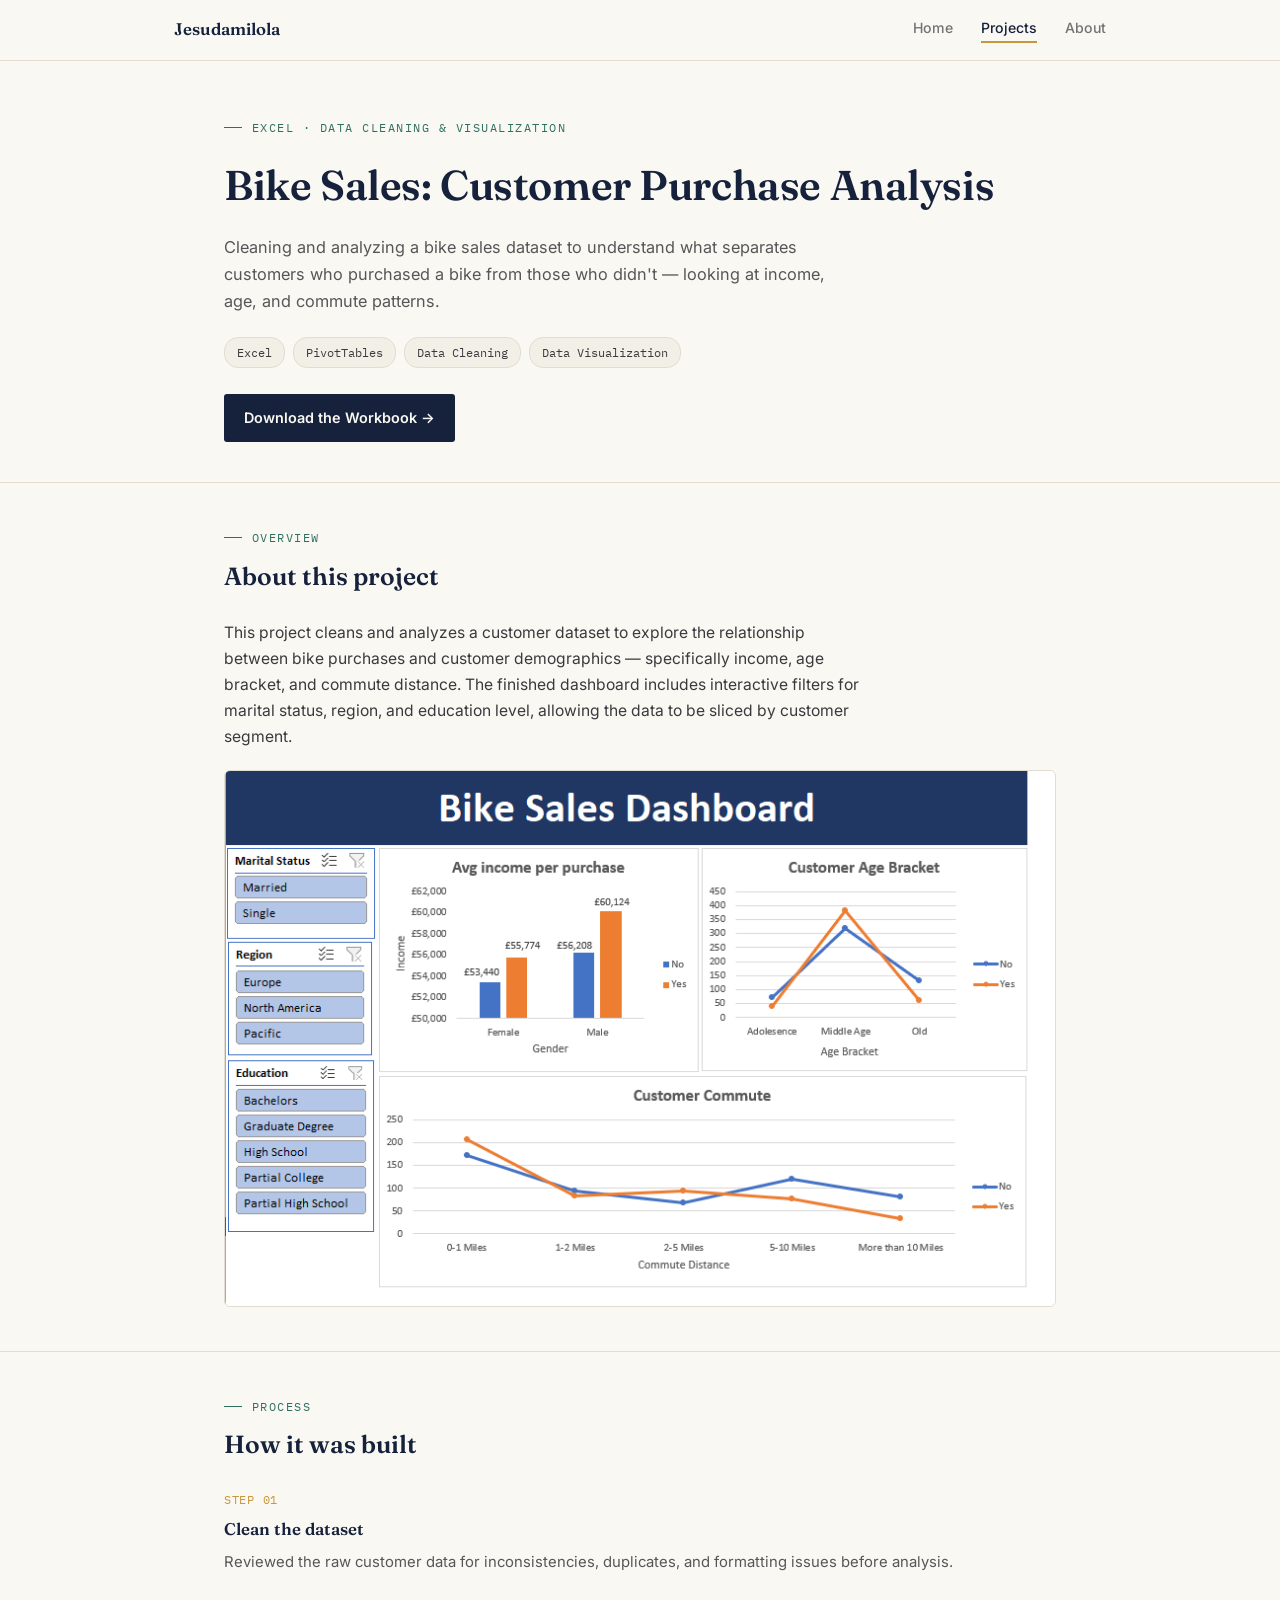
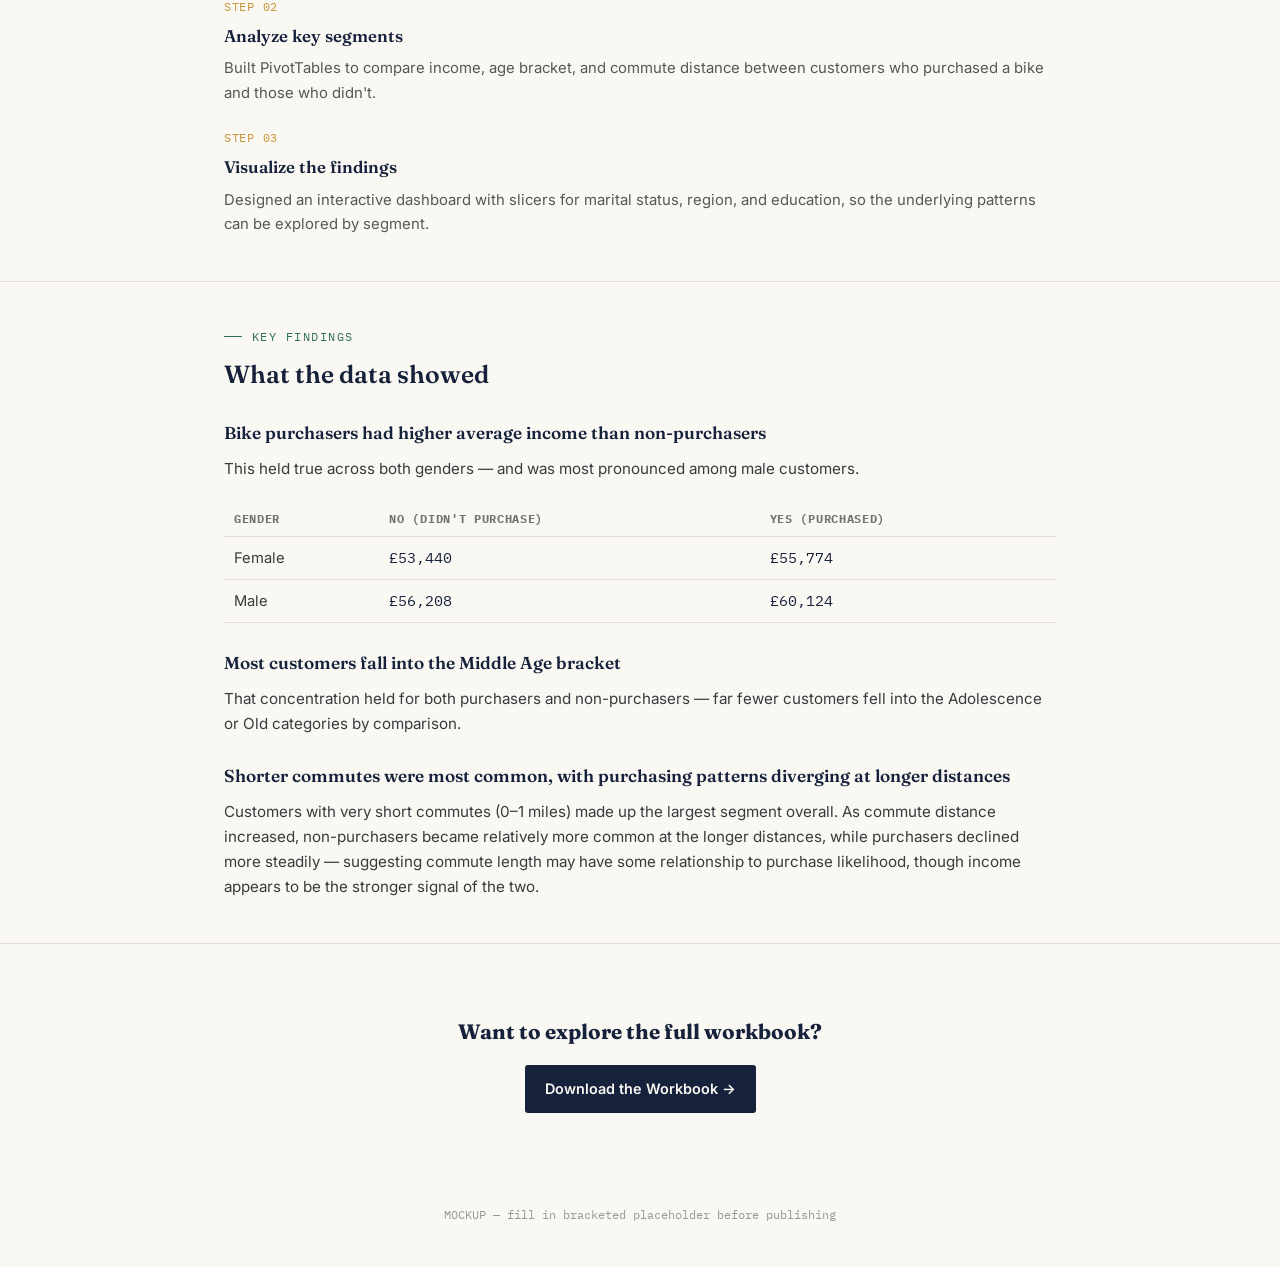
<file: project-excel-bikesales.html>
<!DOCTYPE html>
<html lang="en">
<head>
<meta charset="UTF-8">
<meta name="viewport" content="width=device-width, initial-scale=1.0">
<title>Bike Sales Customer Analysis — Excel | Jesudamilola</title>
<link rel="preconnect" href="https://fonts.googleapis.com">
<link href="https://fonts.googleapis.com/css2?family=Fraunces:opsz,wght@9..144,400;9..144,500;9..144,600;9..144,700&family=Inter:wght@400;500;600&family=IBM+Plex+Mono:wght@400;500&display=swap" rel="stylesheet">
<style>
  :root{
    --bg:#FAF8F3; --bg-rgb:250,248,243; --bg-dim:#F2EFE6;
    --text:#16213B; --text-body:#3A3A3E;
    --gold:#C8973A; --gold-soft:#EFE0C0;
    --teal:#2F6F62; --teal-soft:#DCEAE6;
    --line:#E2DDD0;
    --placeholder:#B5562F;
  }
  @media (prefers-color-scheme: dark){
    :root{
      --bg:#10141C; --bg-rgb:16,20,28; --bg-dim:#19202C;
      --text:#F2EFE6; --text-body:#C9C5B8;
      --gold:#D9A857; --gold-soft:#3A2E16;
      --teal:#5AB39E; --teal-soft:#16332C;
      --line:#2A3142;
      --placeholder:#E2895D;
    }
  }
  *{box-sizing:border-box;}
  body{margin:0;background:var(--bg);color:var(--text-body);font-family:'Inter',sans-serif;line-height:1.65;-webkit-font-smoothing:antialiased;transition:background 0.2s ease, color 0.2s ease;}
  .mono{font-family:'IBM Plex Mono',monospace;}
  .wrap{max-width:880px;margin:0 auto;padding:0 24px;}

  nav{position:sticky;top:0;z-index:50;background:rgba(var(--bg-rgb),0.92);backdrop-filter:blur(8px);border-bottom:1px solid var(--line);}
  nav .wrap{display:flex;align-items:center;justify-content:space-between;padding:16px 24px;max-width:980px;}
  .brand{font-family:'Fraunces',serif;font-weight:600;font-size:1.05rem;color:var(--text);}
  .navlinks{display:flex;gap:28px;}
  .navlinks a{color:var(--text-body);text-decoration:none;font-size:0.88rem;font-weight:500;opacity:0.7;}
  .navlinks a.active{opacity:1;color:var(--text);border-bottom:2px solid var(--gold);padding-bottom:2px;}

  header.hero{padding:56px 0 40px;border-bottom:1px solid var(--line);}
  .eyebrow{font-family:'IBM Plex Mono',monospace;font-size:0.78rem;letter-spacing:0.12em;text-transform:uppercase;color:var(--teal);margin-bottom:14px;display:flex;align-items:center;gap:10px;}
  .eyebrow::before{content:"";width:18px;height:1px;background:var(--teal);}
  .hero h1{font-family:'Fraunces',serif;font-weight:600;font-size:clamp(1.9rem,4.2vw,2.6rem);color:var(--text);margin:0 0 14px;letter-spacing:-0.01em;}
  .hero p.lede{font-size:1.02rem;max-width:620px;opacity:0.85;margin:0 0 22px;}
  .tag-row{display:flex;flex-wrap:wrap;gap:8px;margin-bottom:26px;}
  .tag{font-family:'IBM Plex Mono',monospace;font-size:0.74rem;padding:5px 12px;border-radius:14px;background:var(--bg-dim);border:1px solid var(--line);color:var(--text-body);}
  .btn{display:inline-flex;align-items:center;gap:8px;padding:12px 20px;border-radius:3px;font-weight:600;font-size:0.9rem;text-decoration:none;background:var(--text);color:var(--bg);}

  section.block{padding:44px 0;border-bottom:1px solid var(--line);}
  .block .section-head{margin-bottom:24px;}
  .block .eyebrow{margin-bottom:8px;}
  .block h2{font-family:'Fraunces',serif;font-weight:600;font-size:1.55rem;color:var(--text);margin:0;}
  .block > .wrap > p.intro{max-width:640px;font-size:0.98rem;margin-bottom:8px;}

  .dash-frame{border:1px solid var(--line);border-radius:6px;overflow:hidden;background:var(--bg-dim);}
  .dash-frame img{width:100%;display:block;}

  .step{margin-bottom:22px;}
  .step:last-child{margin-bottom:0;}
  .step-num{font-family:'IBM Plex Mono',monospace;font-size:0.78rem;color:var(--gold);text-transform:uppercase;letter-spacing:0.06em;margin-bottom:6px;}
  .step h4{font-family:'Fraunces',serif;font-size:1.05rem;color:var(--text);margin:0 0 6px;font-weight:600;}
  .step p{font-size:0.93rem;margin:0;opacity:0.85;}

  table.price-table{width:100%;border-collapse:collapse;margin:20px 0;font-size:0.92rem;}
  table.price-table th{font-family:'IBM Plex Mono',monospace;font-size:0.72rem;text-transform:uppercase;letter-spacing:0.06em;color:var(--text-body);opacity:0.7;text-align:left;padding:8px 10px;border-bottom:1px solid var(--line);}
  table.price-table td{padding:9px 10px;border-bottom:1px solid var(--line);color:var(--text-body);}
  table.price-table td.num{font-family:'IBM Plex Mono',monospace;color:var(--text);}

  .finding{margin-bottom:26px;}
  .finding:last-child{margin-bottom:0;}
  .finding h4{font-family:'Fraunces',serif;font-size:1.08rem;color:var(--text);margin:0 0 8px;font-weight:600;}
  .finding p{font-size:0.95rem;margin:0;}
  .ph{color:var(--placeholder);font-style:italic;font-weight:500;}

  footer.cta{padding:50px 0;text-align:center;}
  footer.cta h3{font-family:'Fraunces',serif;font-size:1.3rem;color:var(--text);margin-bottom:16px;}
  .pagefoot{padding:30px 0;text-align:center;}
  .pagefoot p{font-family:'IBM Plex Mono',monospace;font-size:0.76rem;color:var(--text-body);opacity:0.5;}

  @media (max-width:640px){ .hero h1{font-size:1.6rem;} }
</style>
</head>
<body>

<nav>
  <div class="wrap">
    <div class="brand">Jesudamilola</div>
    <div class="navlinks">
      <a href="index.html">Home</a>
      <a href="project.html" class="active">Projects</a>
      <a href="about.html">About</a>
    </div>
  </div>
</nav>

<header class="hero">
  <div class="wrap">
    <div class="eyebrow">Excel · Data Cleaning &amp; Visualization</div>
    <h1>Bike Sales: Customer Purchase Analysis</h1>
    <p class="lede">Cleaning and analyzing a bike sales dataset to understand what separates customers who purchased a bike from those who didn't — looking at income, age, and commute patterns.</p>
    <div class="tag-row">
      <span class="tag">Excel</span>
      <span class="tag">PivotTables</span>
      <span class="tag">Data Cleaning</span>
      <span class="tag">Data Visualization</span>
    </div>
    <a href="https://github.com/DameeJ/Portfolio-projects/raw/refs/heads/main/Bike%20Buyer%20Dataset.xlsx" class="btn">Download the Workbook →</a>
  </div>
</header>

<section class="block">
  <div class="wrap">
    <div class="section-head">
      <div class="eyebrow">Overview</div>
      <h2>About this project</h2>
    </div>
    <p class="intro">This project cleans and analyzes a customer dataset to explore the relationship between bike purchases and customer demographics — specifically income, age bracket, and commute distance. The finished dashboard includes interactive filters for marital status, region, and education level, allowing the data to be sliced by customer segment.</p>

    <div class="dash-frame" style="margin-top:20px;">
      <img src="images/Bike_Sales_Dashboard.png" alt="Excel bike sales dashboard — income, age bracket, and commute analysis">
    </div>
  </div>
</section>

<section class="block">
  <div class="wrap">
    <div class="section-head">
      <div class="eyebrow">Process</div>
      <h2>How it was built</h2>
    </div>

    <div class="step">
      <div class="step-num">Step 01</div>
      <h4>Clean the dataset</h4>
      <p>Reviewed the raw customer data for inconsistencies, duplicates, and formatting issues before analysis.</p>
    </div>
    <div class="step">
      <div class="step-num">Step 02</div>
      <h4>Analyze key segments</h4>
      <p>Built PivotTables to compare income, age bracket, and commute distance between customers who purchased a bike and those who didn't.</p>
    </div>
    <div class="step">
      <div class="step-num">Step 03</div>
      <h4>Visualize the findings</h4>
      <p>Designed an interactive dashboard with slicers for marital status, region, and education, so the underlying patterns can be explored by segment.</p>
    </div>
  </div>
</section>

<section class="block">
  <div class="wrap">
    <div class="section-head">
      <div class="eyebrow">Key Findings</div>
      <h2>What the data showed</h2>
    </div>

    <div class="finding">
      <h4>Bike purchasers had higher average income than non-purchasers</h4>
      <p>This held true across both genders — and was most pronounced among male customers.</p>
      <table class="price-table">
        <tr><th>Gender</th><th>No (Didn't Purchase)</th><th>Yes (Purchased)</th></tr>
        <tr><td>Female</td><td class="num">£53,440</td><td class="num">£55,774</td></tr>
        <tr><td>Male</td><td class="num">£56,208</td><td class="num">£60,124</td></tr>
      </table>
    </div>

    <div class="finding">
      <h4>Most customers fall into the Middle Age bracket</h4>
      <p>That concentration held for both purchasers and non-purchasers — far fewer customers fell into the Adolescence or Old categories by comparison.</p>
    </div>

    <div class="finding">
      <h4>Shorter commutes were most common, with purchasing patterns diverging at longer distances</h4>
      <p>Customers with very short commutes (0–1 miles) made up the largest segment overall. As commute distance increased, non-purchasers became relatively more common at the longer distances, while purchasers declined more steadily — suggesting commute length may have some relationship to purchase likelihood, though income appears to be the stronger signal of the two.</p>
    </div>
  </div>
</section>

<footer class="cta">
  <div class="wrap">
    <h3>Want to explore the full workbook?</h3>
    <a href="https://github.com/DameeJ/Portfolio-projects/raw/refs/heads/main/Bike%20Buyer%20Dataset.xlsx" class="btn">Download the Workbook →</a>
  </div>
</footer>

<div class="pagefoot">
  <p>MOCKUP — fill in bracketed placeholder before publishing</p>
</div>

</body>
</html>
</file>
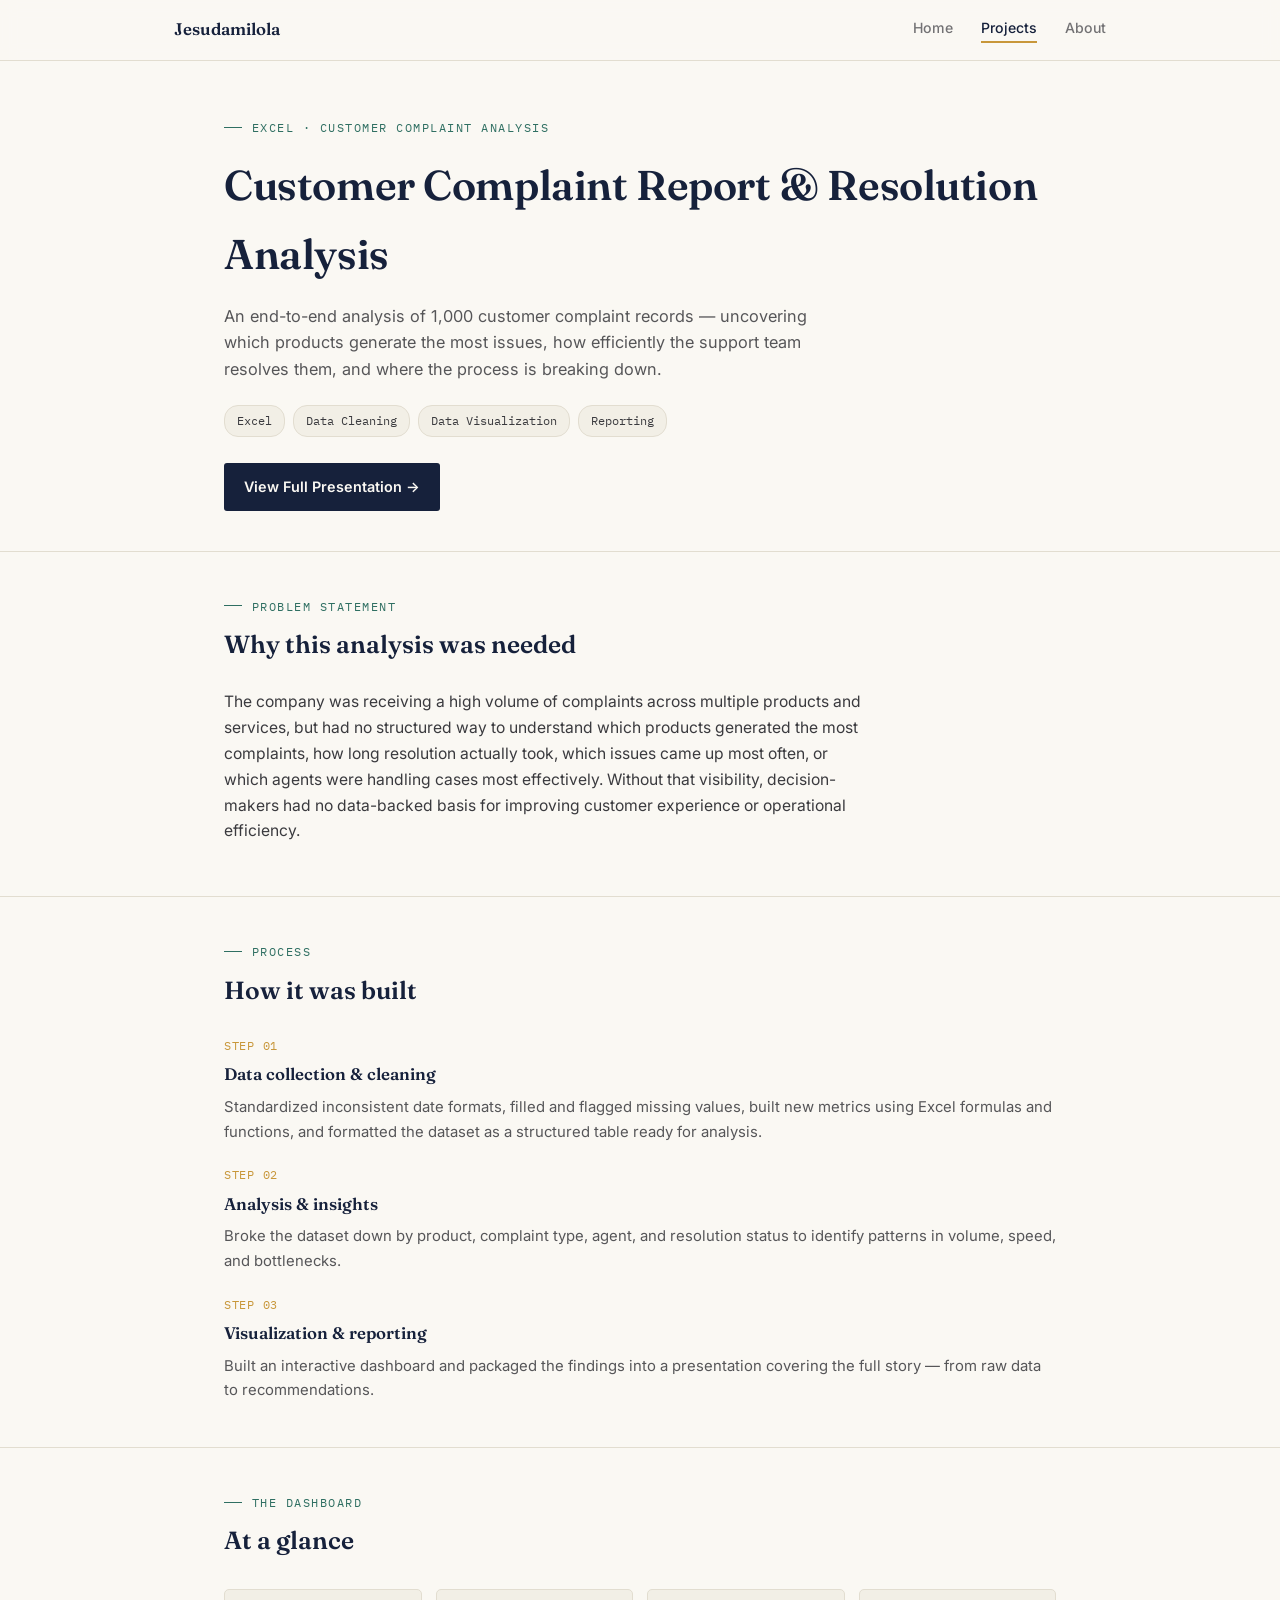
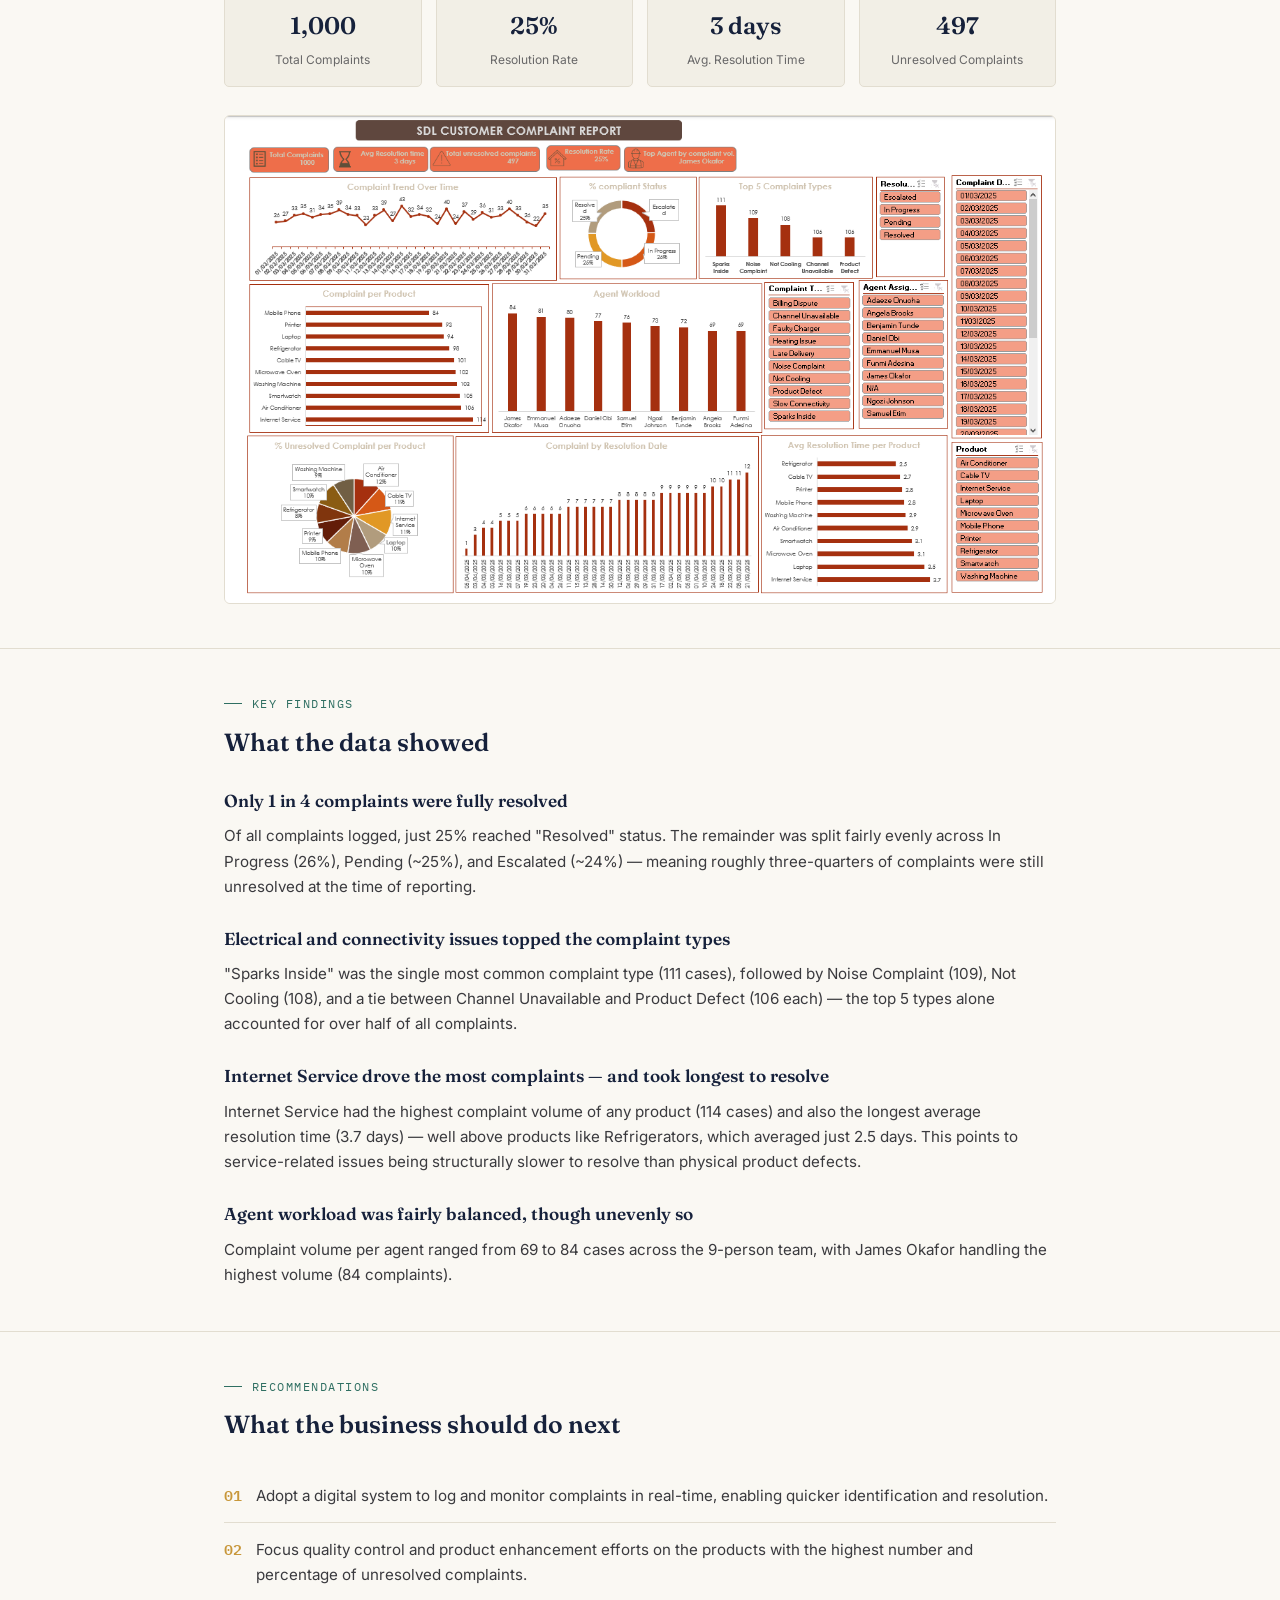
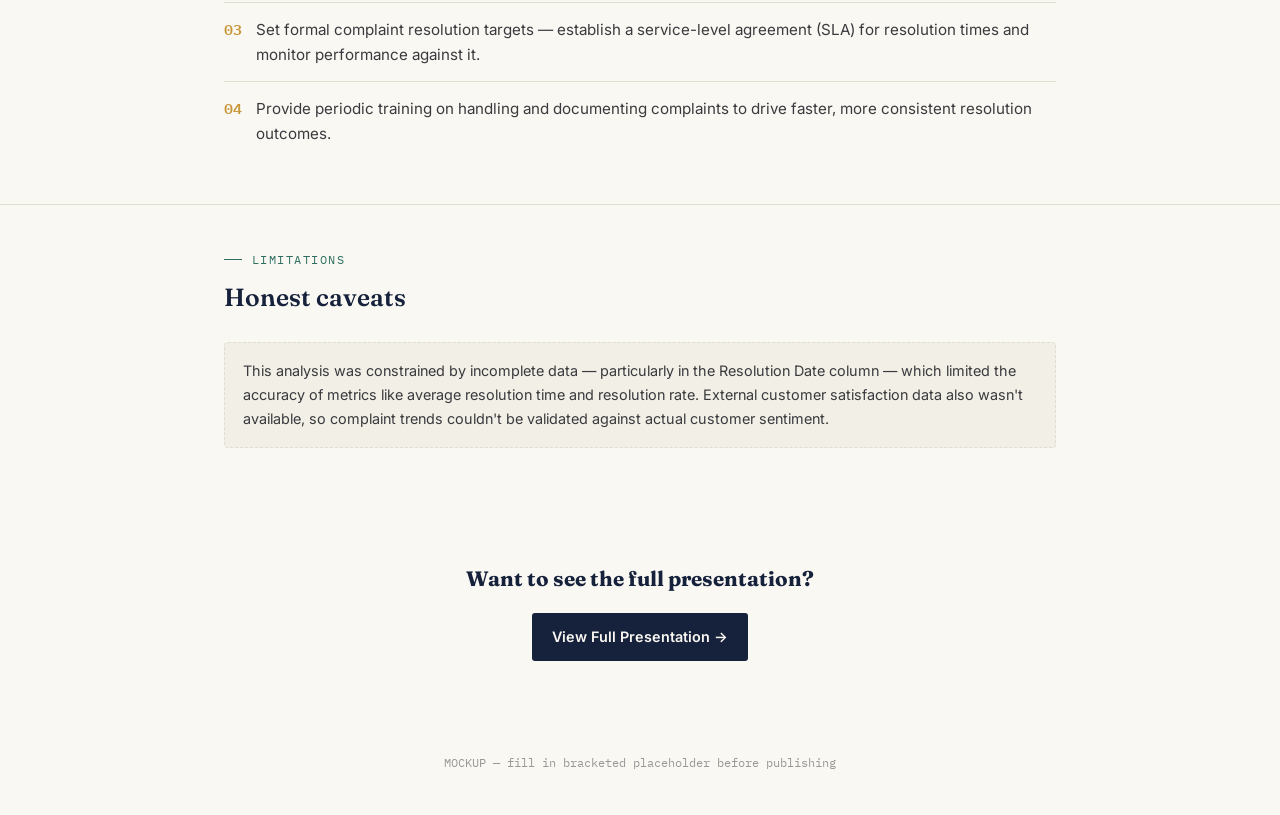
<file: project-excel-complaints.html>
<!DOCTYPE html>
<html lang="en">
<head>
<meta charset="UTF-8">
<meta name="viewport" content="width=device-width, initial-scale=1.0">
<title>Customer Complaint Analysis — Excel | Jesudamilola</title>
<link rel="preconnect" href="https://fonts.googleapis.com">
<link href="https://fonts.googleapis.com/css2?family=Fraunces:opsz,wght@9..144,400;9..144,500;9..144,600;9..144,700&family=Inter:wght@400;500;600&family=IBM+Plex+Mono:wght@400;500&display=swap" rel="stylesheet">
<style>
  :root{
    --bg:#FAF8F3; --bg-rgb:250,248,243; --bg-dim:#F2EFE6;
    --text:#16213B; --text-body:#3A3A3E;
    --gold:#C8973A; --gold-soft:#EFE0C0;
    --teal:#2F6F62; --teal-soft:#DCEAE6;
    --line:#E2DDD0;
    --placeholder:#B5562F;
  }
  @media (prefers-color-scheme: dark){
    :root{
      --bg:#10141C; --bg-rgb:16,20,28; --bg-dim:#19202C;
      --text:#F2EFE6; --text-body:#C9C5B8;
      --gold:#D9A857; --gold-soft:#3A2E16;
      --teal:#5AB39E; --teal-soft:#16332C;
      --line:#2A3142;
      --placeholder:#E2895D;
    }
  }
  *{box-sizing:border-box;}
  body{margin:0;background:var(--bg);color:var(--text-body);font-family:'Inter',sans-serif;line-height:1.65;-webkit-font-smoothing:antialiased;transition:background 0.2s ease, color 0.2s ease;}
  .mono{font-family:'IBM Plex Mono',monospace;}
  .wrap{max-width:880px;margin:0 auto;padding:0 24px;}

  nav{position:sticky;top:0;z-index:50;background:rgba(var(--bg-rgb),0.92);backdrop-filter:blur(8px);border-bottom:1px solid var(--line);}
  nav .wrap{display:flex;align-items:center;justify-content:space-between;padding:16px 24px;max-width:980px;}
  .brand{font-family:'Fraunces',serif;font-weight:600;font-size:1.05rem;color:var(--text);}
  .navlinks{display:flex;gap:28px;}
  .navlinks a{color:var(--text-body);text-decoration:none;font-size:0.88rem;font-weight:500;opacity:0.7;}
  .navlinks a.active{opacity:1;color:var(--text);border-bottom:2px solid var(--gold);padding-bottom:2px;}

  header.hero{padding:56px 0 40px;border-bottom:1px solid var(--line);}
  .eyebrow{font-family:'IBM Plex Mono',monospace;font-size:0.78rem;letter-spacing:0.12em;text-transform:uppercase;color:var(--teal);margin-bottom:14px;display:flex;align-items:center;gap:10px;}
  .eyebrow::before{content:"";width:18px;height:1px;background:var(--teal);}
  .hero h1{font-family:'Fraunces',serif;font-weight:600;font-size:clamp(1.9rem,4.2vw,2.6rem);color:var(--text);margin:0 0 14px;letter-spacing:-0.01em;}
  .hero p.lede{font-size:1.02rem;max-width:620px;opacity:0.85;margin:0 0 22px;}
  .tag-row{display:flex;flex-wrap:wrap;gap:8px;margin-bottom:26px;}
  .tag{font-family:'IBM Plex Mono',monospace;font-size:0.74rem;padding:5px 12px;border-radius:14px;background:var(--bg-dim);border:1px solid var(--line);color:var(--text-body);}
  .btn{display:inline-flex;align-items:center;gap:8px;padding:12px 20px;border-radius:3px;font-weight:600;font-size:0.9rem;text-decoration:none;background:var(--text);color:var(--bg);}

  section.block{padding:44px 0;border-bottom:1px solid var(--line);}
  .block .section-head{margin-bottom:24px;}
  .block .eyebrow{margin-bottom:8px;}
  .block h2{font-family:'Fraunces',serif;font-weight:600;font-size:1.55rem;color:var(--text);margin:0;}
  .block > .wrap > p.intro{max-width:640px;font-size:0.98rem;margin-bottom:8px;}

  .dash-frame{border:1px solid var(--line);border-radius:6px;overflow:hidden;background:var(--bg-dim);}
  .dash-frame img{width:100%;display:block;}

  .kpi-row{display:grid;grid-template-columns:repeat(4,1fr);gap:14px;margin:28px 0;}
  .kpi{background:var(--bg-dim);border:1px solid var(--line);border-radius:5px;padding:16px;text-align:center;}
  .kpi .num{font-family:'Fraunces',serif;font-size:1.5rem;color:var(--text);font-weight:600;}
  .kpi .label{font-size:0.75rem;color:var(--text-body);opacity:0.75;margin-top:4px;}

  .step{margin-bottom:20px;}
  .step:last-child{margin-bottom:0;}
  .step-num{font-family:'IBM Plex Mono',monospace;font-size:0.78rem;color:var(--gold);text-transform:uppercase;letter-spacing:0.06em;margin-bottom:6px;}
  .step h4{font-family:'Fraunces',serif;font-size:1.05rem;color:var(--text);margin:0 0 6px;font-weight:600;}
  .step p{font-size:0.93rem;margin:0;opacity:0.85;}

  .finding{margin-bottom:26px;}
  .finding:last-child{margin-bottom:0;}
  .finding h4{font-family:'Fraunces',serif;font-size:1.08rem;color:var(--text);margin:0 0 8px;font-weight:600;}
  .finding p{font-size:0.95rem;margin:0;}

  .rec-list{margin:0;padding:0;list-style:none;}
  .rec-list li{
    display:flex;gap:14px;padding:14px 0;border-bottom:1px solid var(--line);font-size:0.95rem;
  }
  .rec-list li:last-child{border-bottom:none;}
  .rec-list .rec-num{
    font-family:'IBM Plex Mono',monospace;color:var(--gold);font-weight:600;flex-shrink:0;
  }

  .note{background:var(--bg-dim);border:1px dashed var(--line);border-radius:4px;padding:16px 18px;font-size:0.9rem;}

  footer.cta{padding:50px 0;text-align:center;}
  footer.cta h3{font-family:'Fraunces',serif;font-size:1.3rem;color:var(--text);margin-bottom:16px;}
  .pagefoot{padding:30px 0;text-align:center;}
  .pagefoot p{font-family:'IBM Plex Mono',monospace;font-size:0.76rem;color:var(--text-body);opacity:0.5;}

  @media (max-width:640px){ .hero h1{font-size:1.6rem;} .kpi-row{grid-template-columns:repeat(2,1fr);} }
</style>
</head>
<body>

<nav>
  <div class="wrap">
    <div class="brand">Jesudamilola</div>
    <div class="navlinks">
      <a href="index.html">Home</a>
      <a href="project.html" class="active">Projects</a>
      <a href="about.html">About</a>
    </div>
  </div>
</nav>

<header class="hero">
  <div class="wrap">
    <div class="eyebrow">Excel · Customer Complaint Analysis</div>
    <h1>Customer Complaint Report &amp; Resolution Analysis</h1>
    <p class="lede">An end-to-end analysis of 1,000 customer complaint records — uncovering which products generate the most issues, how efficiently the support team resolves them, and where the process is breaking down.</p>
    <div class="tag-row">
      <span class="tag">Excel</span>
      <span class="tag">Data Cleaning</span>
      <span class="tag">Data Visualization</span>
      <span class="tag">Reporting</span>
    </div>
    <a href="https://github.com/DameeJ/Portfolio-projects/raw/refs/heads/main/SDL%20CUSTOMER%20COMPLAINT%20REPORT.pptx" class="btn">View Full Presentation →</a>
  </div>
</header>

<section class="block">
  <div class="wrap">
    <div class="section-head">
      <div class="eyebrow">Problem Statement</div>
      <h2>Why this analysis was needed</h2>
    </div>
    <p class="intro">The company was receiving a high volume of complaints across multiple products and services, but had no structured way to understand which products generated the most complaints, how long resolution actually took, which issues came up most often, or which agents were handling cases most effectively. Without that visibility, decision-makers had no data-backed basis for improving customer experience or operational efficiency.</p>
  </div>
</section>

<section class="block">
  <div class="wrap">
    <div class="section-head">
      <div class="eyebrow">Process</div>
      <h2>How it was built</h2>
    </div>
    <div class="step">
      <div class="step-num">Step 01</div>
      <h4>Data collection &amp; cleaning</h4>
      <p>Standardized inconsistent date formats, filled and flagged missing values, built new metrics using Excel formulas and functions, and formatted the dataset as a structured table ready for analysis.</p>
    </div>
    <div class="step">
      <div class="step-num">Step 02</div>
      <h4>Analysis &amp; insights</h4>
      <p>Broke the dataset down by product, complaint type, agent, and resolution status to identify patterns in volume, speed, and bottlenecks.</p>
    </div>
    <div class="step">
      <div class="step-num">Step 03</div>
      <h4>Visualization &amp; reporting</h4>
      <p>Built an interactive dashboard and packaged the findings into a presentation covering the full story — from raw data to recommendations.</p>
    </div>
  </div>
</section>

<section class="block">
  <div class="wrap">
    <div class="section-head">
      <div class="eyebrow">The Dashboard</div>
      <h2>At a glance</h2>
    </div>
    <div class="kpi-row">
      <div class="kpi"><div class="num">1,000</div><div class="label">Total Complaints</div></div>
      <div class="kpi"><div class="num">25%</div><div class="label">Resolution Rate</div></div>
      <div class="kpi"><div class="num">3 days</div><div class="label">Avg. Resolution Time</div></div>
      <div class="kpi"><div class="num">497</div><div class="label">Unresolved Complaints</div></div>
    </div>
    <div class="dash-frame">
      <img src="images/Customer_Complaint_Dashboard.png" alt="Customer complaint analysis dashboard">
    </div>
  </div>
</section>

<section class="block">
  <div class="wrap">
    <div class="section-head">
      <div class="eyebrow">Key Findings</div>
      <h2>What the data showed</h2>
    </div>

    <div class="finding">
      <h4>Only 1 in 4 complaints were fully resolved</h4>
      <p>Of all complaints logged, just 25% reached "Resolved" status. The remainder was split fairly evenly across In Progress (26%), Pending (~25%), and Escalated (~24%) — meaning roughly three-quarters of complaints were still unresolved at the time of reporting.</p>
    </div>

    <div class="finding">
      <h4>Electrical and connectivity issues topped the complaint types</h4>
      <p>"Sparks Inside" was the single most common complaint type (111 cases), followed by Noise Complaint (109), Not Cooling (108), and a tie between Channel Unavailable and Product Defect (106 each) — the top 5 types alone accounted for over half of all complaints.</p>
    </div>

    <div class="finding">
      <h4>Internet Service drove the most complaints — and took longest to resolve</h4>
      <p>Internet Service had the highest complaint volume of any product (114 cases) and also the longest average resolution time (3.7 days) — well above products like Refrigerators, which averaged just 2.5 days. This points to service-related issues being structurally slower to resolve than physical product defects.</p>
    </div>

    <div class="finding">
      <h4>Agent workload was fairly balanced, though unevenly so</h4>
      <p>Complaint volume per agent ranged from 69 to 84 cases across the 9-person team, with James Okafor handling the highest volume (84 complaints).</p>
    </div>
  </div>
</section>

<section class="block">
  <div class="wrap">
    <div class="section-head">
      <div class="eyebrow">Recommendations</div>
      <h2>What the business should do next</h2>
    </div>
    <ul class="rec-list">
      <li><span class="rec-num">01</span> Adopt a digital system to log and monitor complaints in real-time, enabling quicker identification and resolution.</li>
      <li><span class="rec-num">02</span> Focus quality control and product enhancement efforts on the products with the highest number and percentage of unresolved complaints.</li>
      <li><span class="rec-num">03</span> Set formal complaint resolution targets — establish a service-level agreement (SLA) for resolution times and monitor performance against it.</li>
      <li><span class="rec-num">04</span> Provide periodic training on handling and documenting complaints to drive faster, more consistent resolution outcomes.</li>
    </ul>
  </div>
</section>

<section class="block" style="border-bottom:none;">
  <div class="wrap">
    <div class="section-head">
      <div class="eyebrow">Limitations</div>
      <h2>Honest caveats</h2>
    </div>
    <div class="note">This analysis was constrained by incomplete data — particularly in the Resolution Date column — which limited the accuracy of metrics like average resolution time and resolution rate. External customer satisfaction data also wasn't available, so complaint trends couldn't be validated against actual customer sentiment.</div>
  </div>
</section>

<footer class="cta">
  <div class="wrap">
    <h3>Want to see the full presentation?</h3>
    <a href="https://github.com/DameeJ/Portfolio-projects/raw/refs/heads/main/SDL%20CUSTOMER%20COMPLAINT%20REPORT.pptx" class="btn">View Full Presentation →</a>
  </div>
</footer>

<div class="pagefoot">
  <p>MOCKUP — fill in bracketed placeholder before publishing</p>
</div>

</body>
</html>
</file>
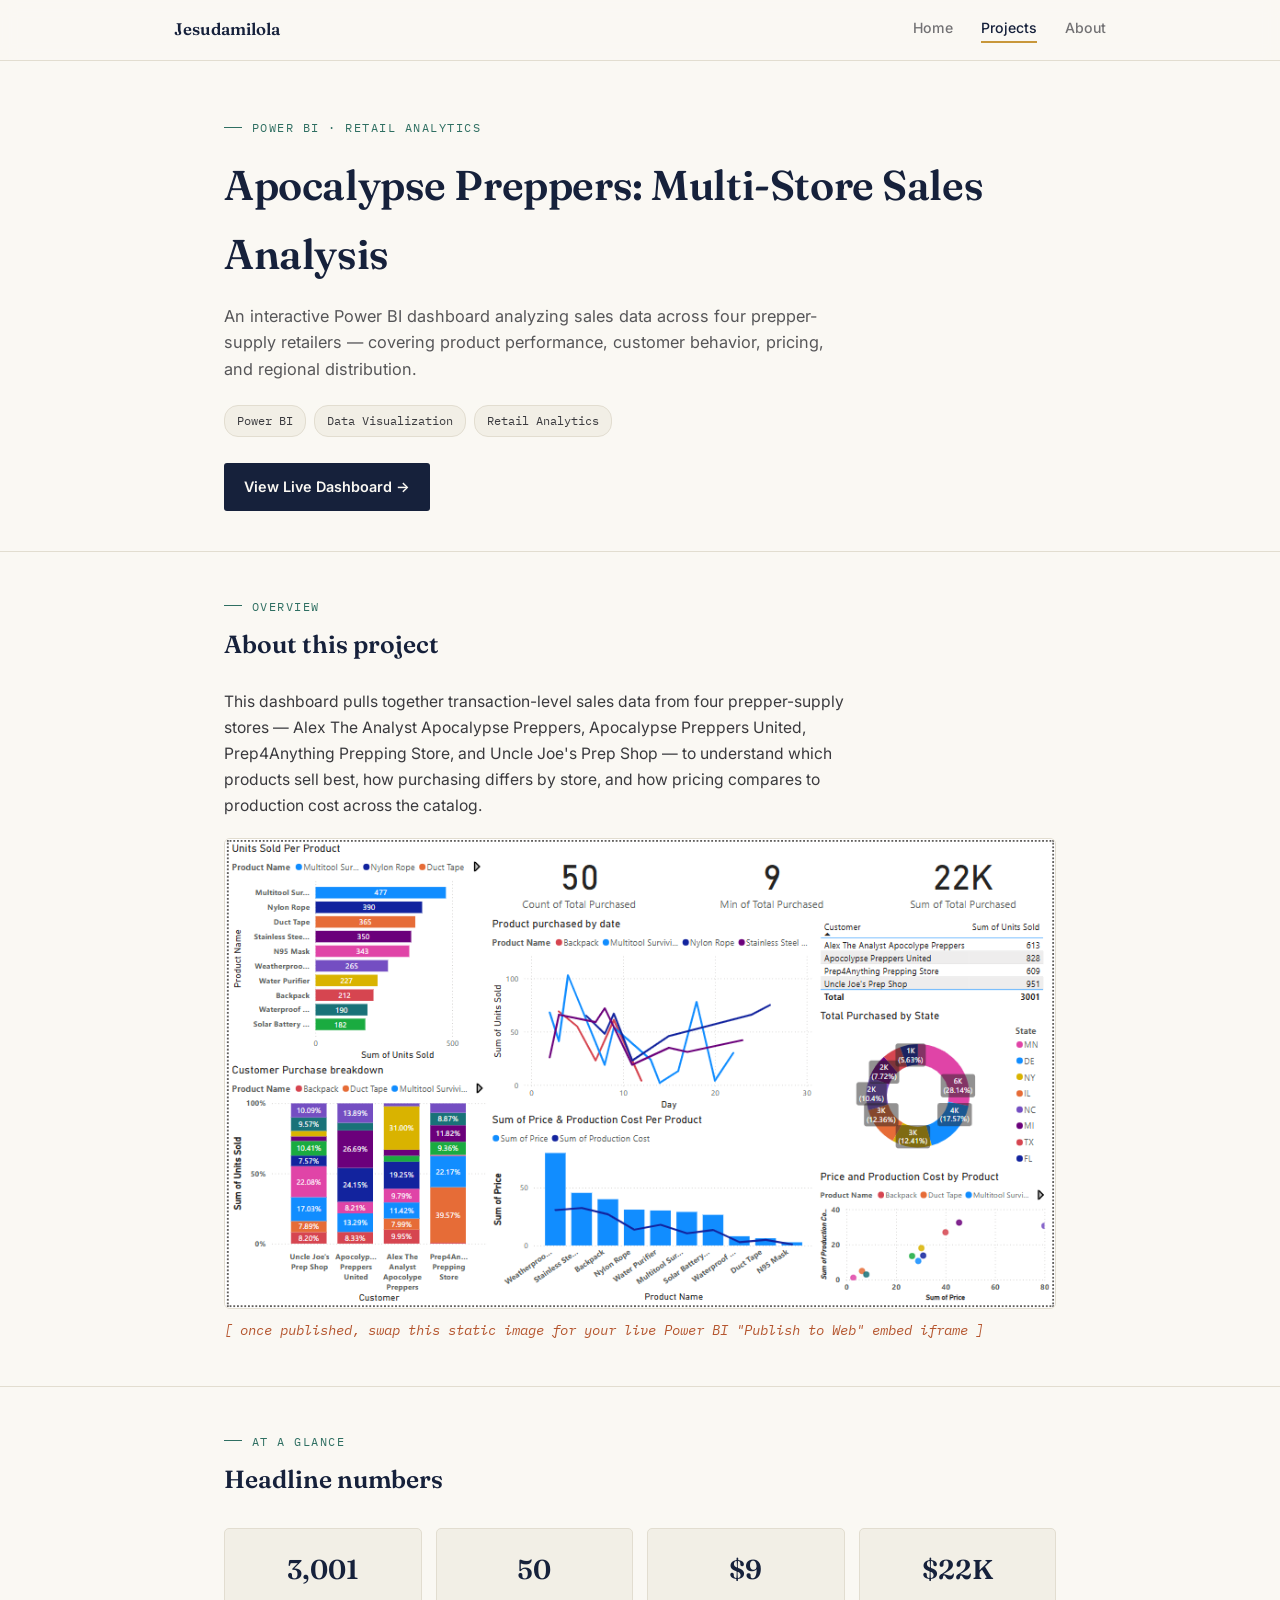
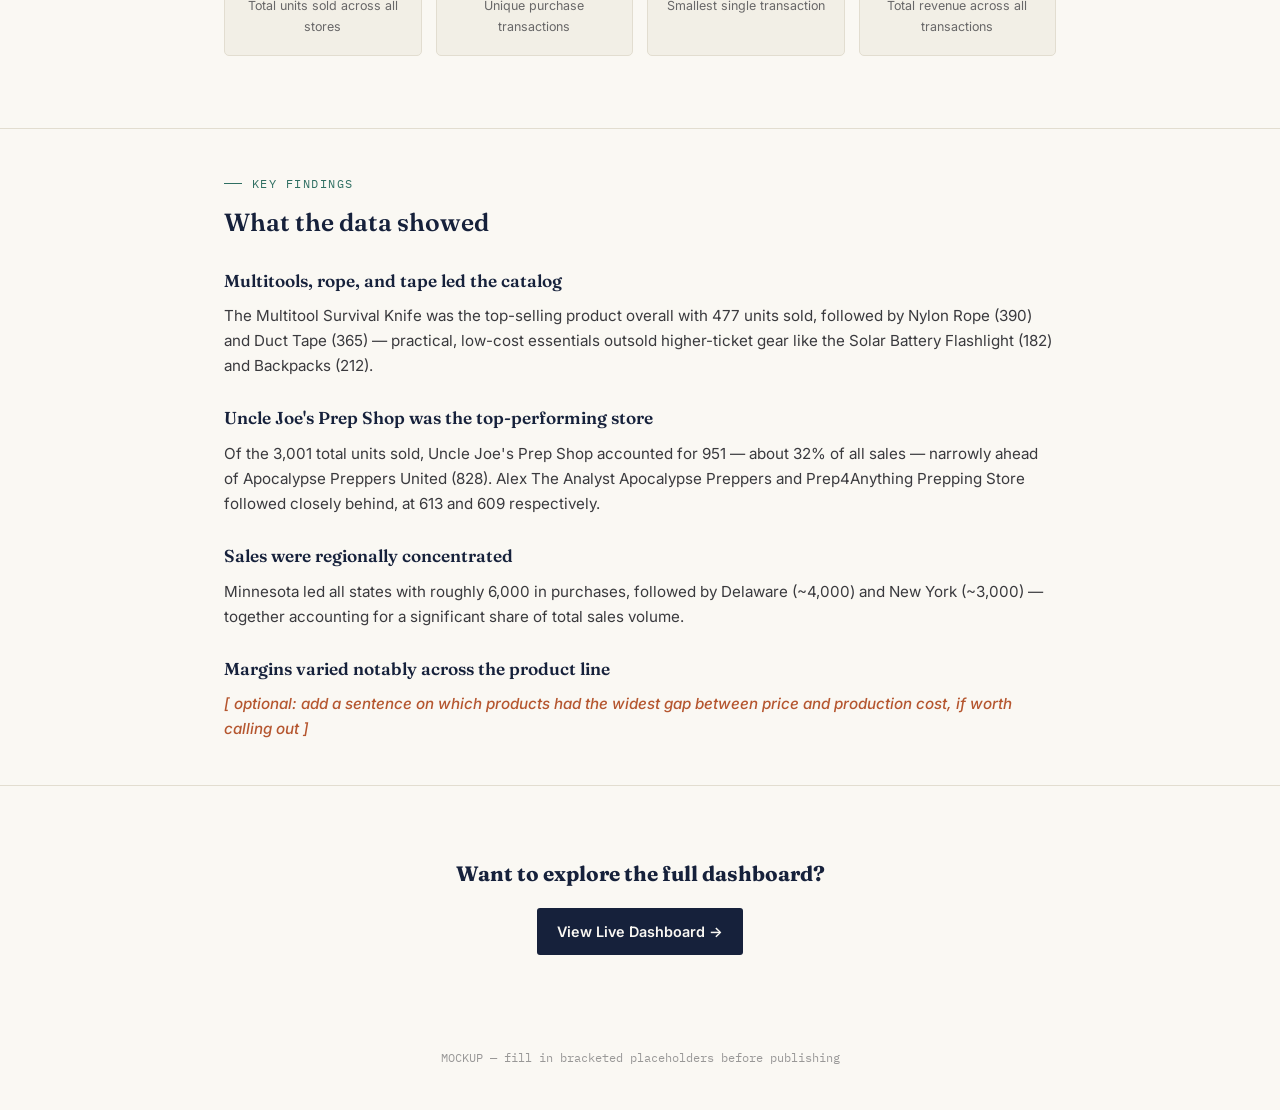
<file: project-powerbi-stores.html>
<!DOCTYPE html>
<html lang="en">
<head>
<meta charset="UTF-8">
<meta name="viewport" content="width=device-width, initial-scale=1.0">
<title>Apocalypse Preppers — Multi-Store Sales Analysis | Jesudamilola</title>
<link rel="preconnect" href="https://fonts.googleapis.com">
<link href="https://fonts.googleapis.com/css2?family=Fraunces:opsz,wght@9..144,400;9..144,500;9..144,600;9..144,700&family=Inter:wght@400;500;600&family=IBM+Plex+Mono:wght@400;500&display=swap" rel="stylesheet">
<style>
  :root{
    --bg:#FAF8F3; --bg-rgb:250,248,243; --bg-dim:#F2EFE6;
    --text:#16213B; --text-body:#3A3A3E;
    --gold:#C8973A; --gold-soft:#EFE0C0;
    --teal:#2F6F62; --teal-soft:#DCEAE6;
    --line:#E2DDD0;
    --code-bg:#16213B;
    --placeholder:#B5562F;
  }
  @media (prefers-color-scheme: dark){
    :root{
      --bg:#10141C; --bg-rgb:16,20,28; --bg-dim:#19202C;
      --text:#F2EFE6; --text-body:#C9C5B8;
      --gold:#D9A857; --gold-soft:#3A2E16;
      --teal:#5AB39E; --teal-soft:#16332C;
      --line:#2A3142;
      --code-bg:#05070C;
      --placeholder:#E2895D;
    }
  }
  *{box-sizing:border-box;}
  body{margin:0;background:var(--bg);color:var(--text-body);font-family:'Inter',sans-serif;line-height:1.65;-webkit-font-smoothing:antialiased;transition:background 0.2s ease, color 0.2s ease;}
  .mono{font-family:'IBM Plex Mono',monospace;}
  .wrap{max-width:880px;margin:0 auto;padding:0 24px;}

  nav{position:sticky;top:0;z-index:50;background:rgba(var(--bg-rgb),0.92);backdrop-filter:blur(8px);border-bottom:1px solid var(--line);}
  nav .wrap{display:flex;align-items:center;justify-content:space-between;padding:16px 24px;max-width:980px;}
  .brand{font-family:'Fraunces',serif;font-weight:600;font-size:1.05rem;color:var(--text);}
  .navlinks{display:flex;gap:28px;}
  .navlinks a{color:var(--text-body);text-decoration:none;font-size:0.88rem;font-weight:500;opacity:0.7;}
  .navlinks a.active{opacity:1;color:var(--text);border-bottom:2px solid var(--gold);padding-bottom:2px;}

  header.hero{padding:56px 0 40px;border-bottom:1px solid var(--line);}
  .eyebrow{font-family:'IBM Plex Mono',monospace;font-size:0.78rem;letter-spacing:0.12em;text-transform:uppercase;color:var(--teal);margin-bottom:14px;display:flex;align-items:center;gap:10px;}
  .eyebrow::before{content:"";width:18px;height:1px;background:var(--teal);}
  .hero h1{font-family:'Fraunces',serif;font-weight:600;font-size:clamp(1.9rem,4.2vw,2.6rem);color:var(--text);margin:0 0 14px;letter-spacing:-0.01em;}
  .hero p.lede{font-size:1.02rem;max-width:620px;opacity:0.85;margin:0 0 22px;}
  .tag-row{display:flex;flex-wrap:wrap;gap:8px;margin-bottom:26px;}
  .tag{font-family:'IBM Plex Mono',monospace;font-size:0.74rem;padding:5px 12px;border-radius:14px;background:var(--bg-dim);border:1px solid var(--line);color:var(--text-body);}
  .btn{display:inline-flex;align-items:center;gap:8px;padding:12px 20px;border-radius:3px;font-weight:600;font-size:0.9rem;text-decoration:none;background:var(--text);color:var(--bg);}

  section.block{padding:44px 0;border-bottom:1px solid var(--line);}
  .block .section-head{margin-bottom:24px;}
  .block .eyebrow{margin-bottom:8px;}
  .block h2{font-family:'Fraunces',serif;font-weight:600;font-size:1.55rem;color:var(--text);margin:0;}
  .block > .wrap > p.intro{max-width:640px;font-size:0.98rem;margin-bottom:8px;}

  .dash-frame{
    border:1px solid var(--line);border-radius:6px;overflow:hidden;background:var(--bg-dim);
  }
  .dash-frame img{width:100%;display:block;}
  .embed-note{
    margin-top:10px;font-size:0.85rem;color:var(--placeholder);font-style:italic;font-family:'IBM Plex Mono',monospace;
  }

  .kpi-row{display:grid;grid-template-columns:repeat(4,1fr);gap:14px;margin:28px 0;}
  .kpi{background:var(--bg-dim);border:1px solid var(--line);border-radius:5px;padding:18px;text-align:center;}
  .kpi .num{font-family:'Fraunces',serif;font-size:1.7rem;color:var(--text);font-weight:600;}
  .kpi .label{font-size:0.78rem;color:var(--text-body);opacity:0.75;margin-top:4px;}
  .kpi .ph{color:var(--placeholder);font-style:italic;font-size:0.74rem;display:block;margin-top:4px;}

  .finding{margin-bottom:26px;}
  .finding:last-child{margin-bottom:0;}
  .finding h4{font-family:'Fraunces',serif;font-size:1.08rem;color:var(--text);margin:0 0 8px;font-weight:600;}
  .finding p{font-size:0.95rem;margin:0;}
  .ph{color:var(--placeholder);font-style:italic;font-weight:500;}

  .note{background:var(--bg-dim);border:1px dashed var(--line);border-radius:4px;padding:14px 18px;font-size:0.88rem;margin-top:10px;}

  footer.cta{padding:50px 0;text-align:center;}
  footer.cta h3{font-family:'Fraunces',serif;font-size:1.3rem;color:var(--text);margin-bottom:16px;}
  .pagefoot{padding:30px 0;text-align:center;}
  .pagefoot p{font-family:'IBM Plex Mono',monospace;font-size:0.76rem;color:var(--text-body);opacity:0.5;}

  @media (max-width:640px){ .hero h1{font-size:1.6rem;} .kpi-row{grid-template-columns:1fr;} }
</style>
</head>
<body>

<nav>
  <div class="wrap">
    <div class="brand">Jesudamilola</div>
    <div class="navlinks">
      <a href="index.html">Home</a>
      <a href="project.html" class="active">Projects</a>
      <a href="about.html">About</a>
    </div>
  </div>
</nav>

<header class="hero">
  <div class="wrap">
    <div class="eyebrow">Power BI · Retail Analytics</div>
    <h1>Apocalypse Preppers: Multi-Store Sales Analysis</h1>
    <p class="lede">An interactive Power BI dashboard analyzing sales data across four prepper-supply retailers — covering product performance, customer behavior, pricing, and regional distribution.</p>
    <div class="tag-row">
      <span class="tag">Power BI</span>
      <span class="tag">Data Visualization</span>
      <span class="tag">Retail Analytics</span>
    </div>
    <a href="[ power bi publish-to-web link ]" class="btn">View Live Dashboard →</a>
  </div>
</header>

<section class="block">
  <div class="wrap">
    <div class="section-head">
      <div class="eyebrow">Overview</div>
      <h2>About this project</h2>
    </div>
    <p class="intro">This dashboard pulls together transaction-level sales data from four prepper-supply stores — Alex The Analyst Apocalypse Preppers, Apocalypse Preppers United, Prep4Anything Prepping Store, and Uncle Joe's Prep Shop — to understand which products sell best, how purchasing differs by store, and how pricing compares to production cost across the catalog.</p>

    <div class="dash-frame" style="margin-top:20px;">
      <img src="images/SalesVisualisation_PowerBi.PNG" alt="Power BI dashboard preview — Apocalypse Preppers sales analysis">
    </div>
    <div class="embed-note">[ once published, swap this static image for your live Power BI "Publish to Web" embed iframe ]</div>
  </div>
</section>

<section class="block">
  <div class="wrap">
    <div class="section-head">
      <div class="eyebrow">At a Glance</div>
      <h2>Headline numbers</h2>
    </div>
    <div class="kpi-row">
      <div class="kpi">
        <div class="num">3,001</div>
        <div class="label">Total units sold across all stores</div>
      </div>
      <div class="kpi">
        <div class="num">50</div>
        <div class="label">Unique purchase transactions</div>
      </div>
      <div class="kpi">
        <div class="num">$9</div>
        <div class="label">Smallest single transaction</div>
      </div>
      <div class="kpi">
        <div class="num">$22K</div>
        <div class="label">Total revenue across all transactions</div>
      </div>
    </div>
  </div>
</section>

<section class="block">
  <div class="wrap">
    <div class="section-head">
      <div class="eyebrow">Key Findings</div>
      <h2>What the data showed</h2>
    </div>

    <div class="finding">
      <h4>Multitools, rope, and tape led the catalog</h4>
      <p>The Multitool Survival Knife was the top-selling product overall with 477 units sold, followed by Nylon Rope (390) and Duct Tape (365) — practical, low-cost essentials outsold higher-ticket gear like the Solar Battery Flashlight (182) and Backpacks (212).</p>
    </div>

    <div class="finding">
      <h4>Uncle Joe's Prep Shop was the top-performing store</h4>
      <p>Of the 3,001 total units sold, Uncle Joe's Prep Shop accounted for 951 — about 32% of all sales — narrowly ahead of Apocalypse Preppers United (828). Alex The Analyst Apocalypse Preppers and Prep4Anything Prepping Store followed closely behind, at 613 and 609 respectively.</p>
    </div>

    <div class="finding">
      <h4>Sales were regionally concentrated</h4>
      <p>Minnesota led all states with roughly 6,000 in purchases, followed by Delaware (~4,000) and New York (~3,000) — together accounting for a significant share of total sales volume.</p>
    </div>

    <div class="finding">
      <h4>Margins varied notably across the product line</h4>
      <p><span class="ph">[ optional: add a sentence on which products had the widest gap between price and production cost, if worth calling out ]</span></p>
    </div>
  </div>
</section>

<footer class="cta">
  <div class="wrap">
    <h3>Want to explore the full dashboard?</h3>
    <a href="[ power bi publish-to-web link ]" class="btn">View Live Dashboard →</a>
  </div>
</footer>

<div class="pagefoot">
  <p>MOCKUP — fill in bracketed placeholders before publishing</p>
</div>

</body>
</html>
</file>
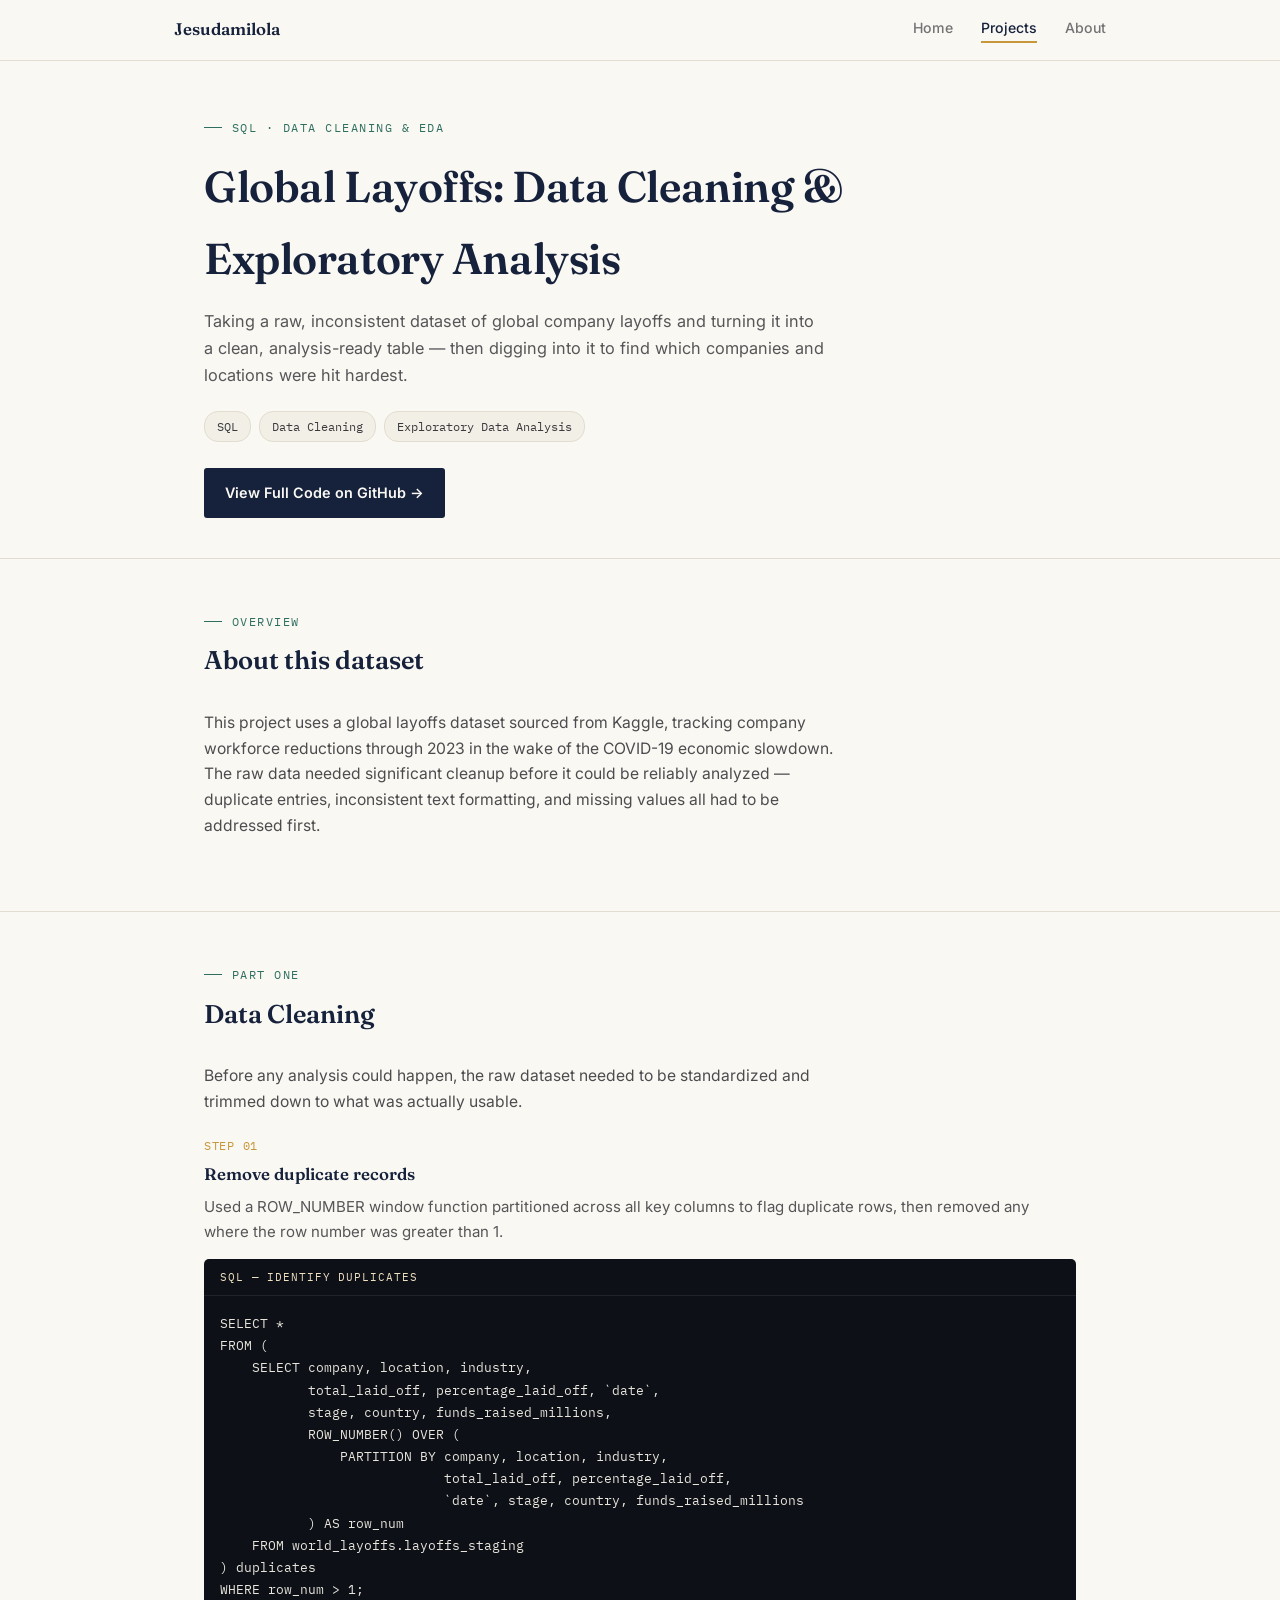
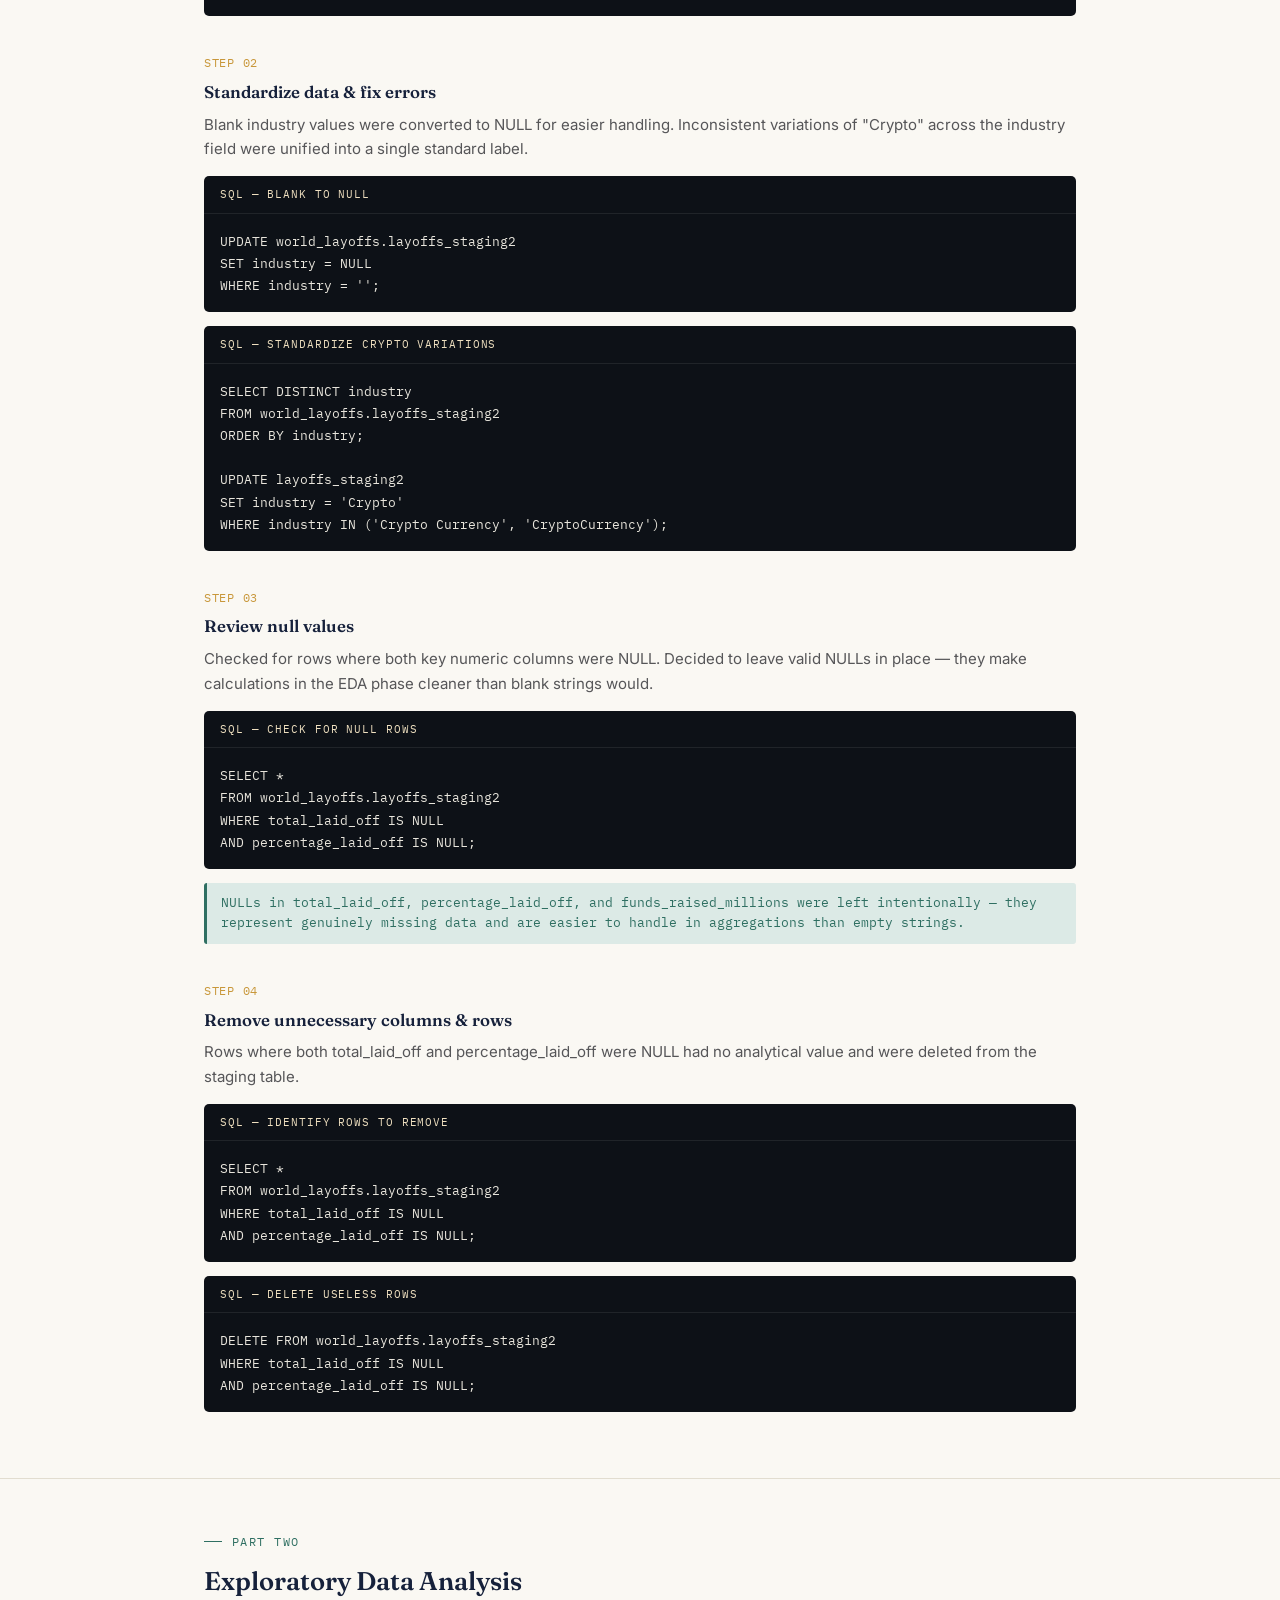
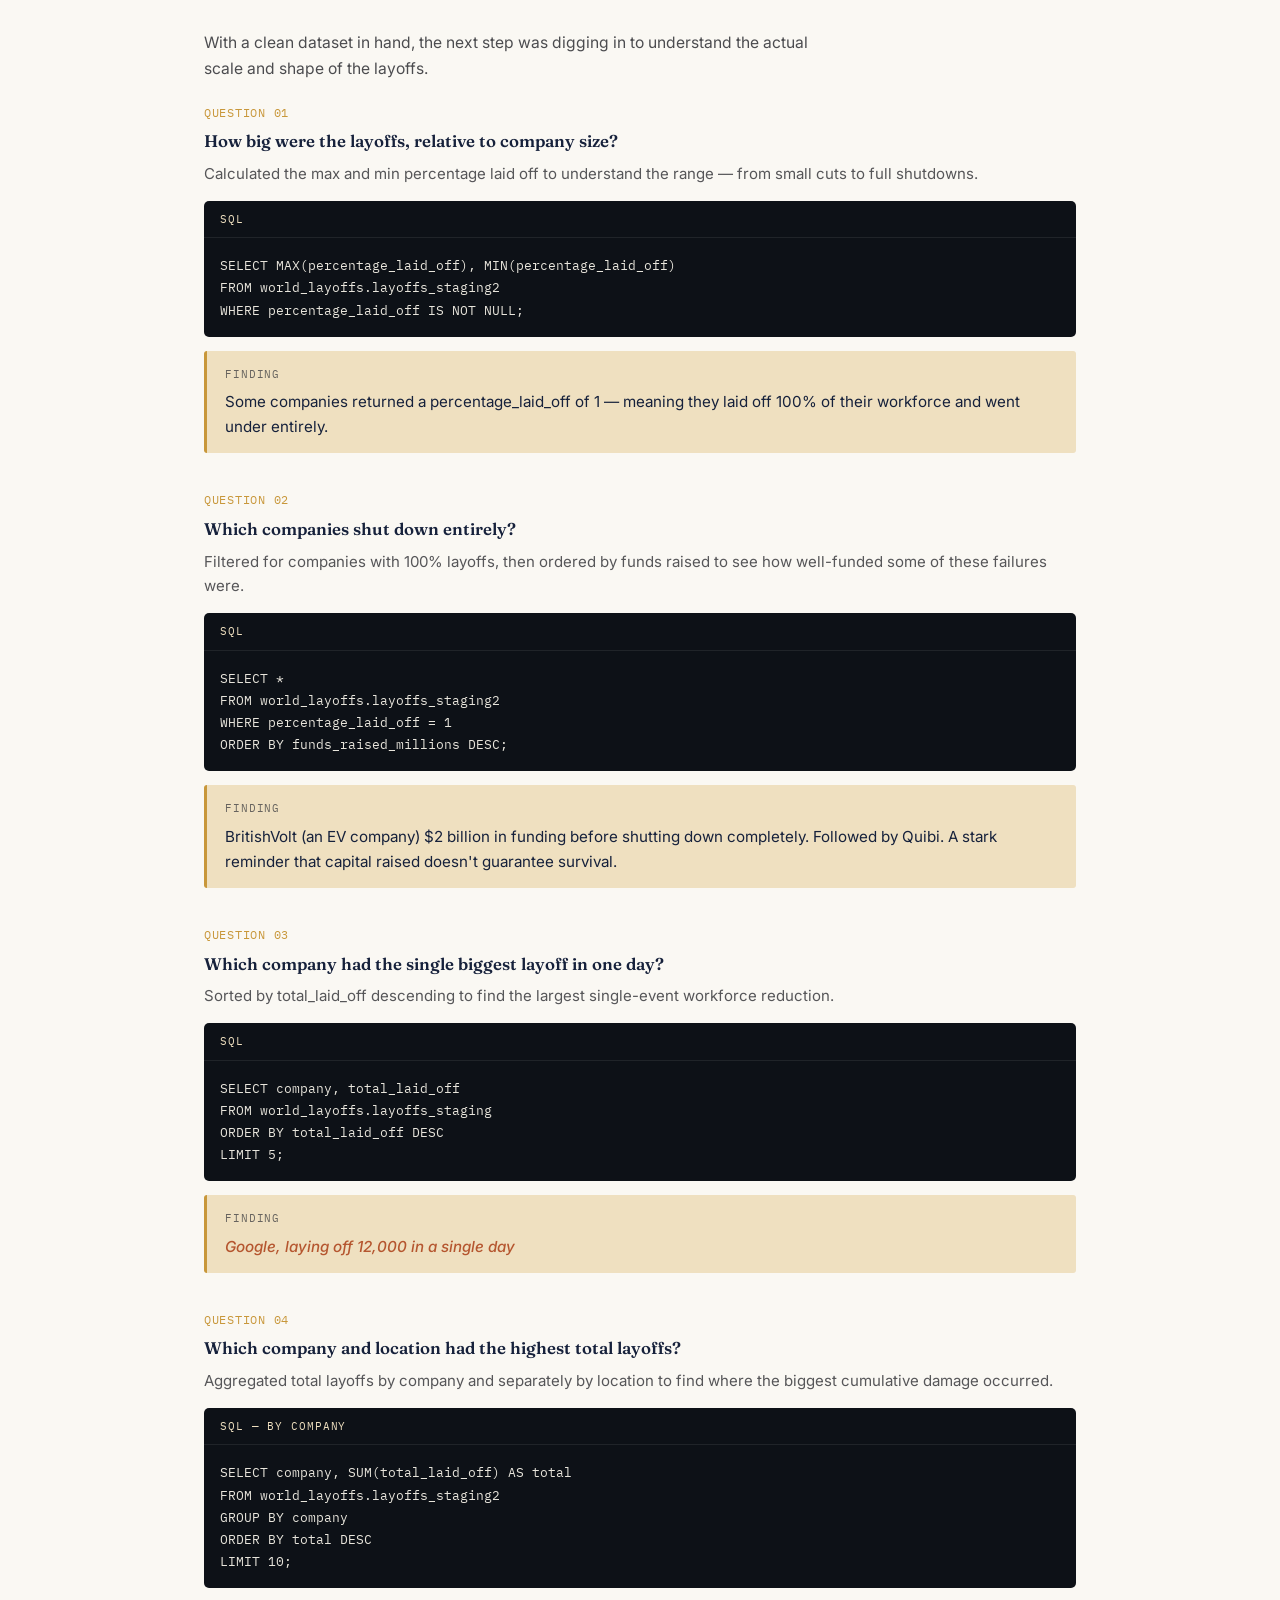
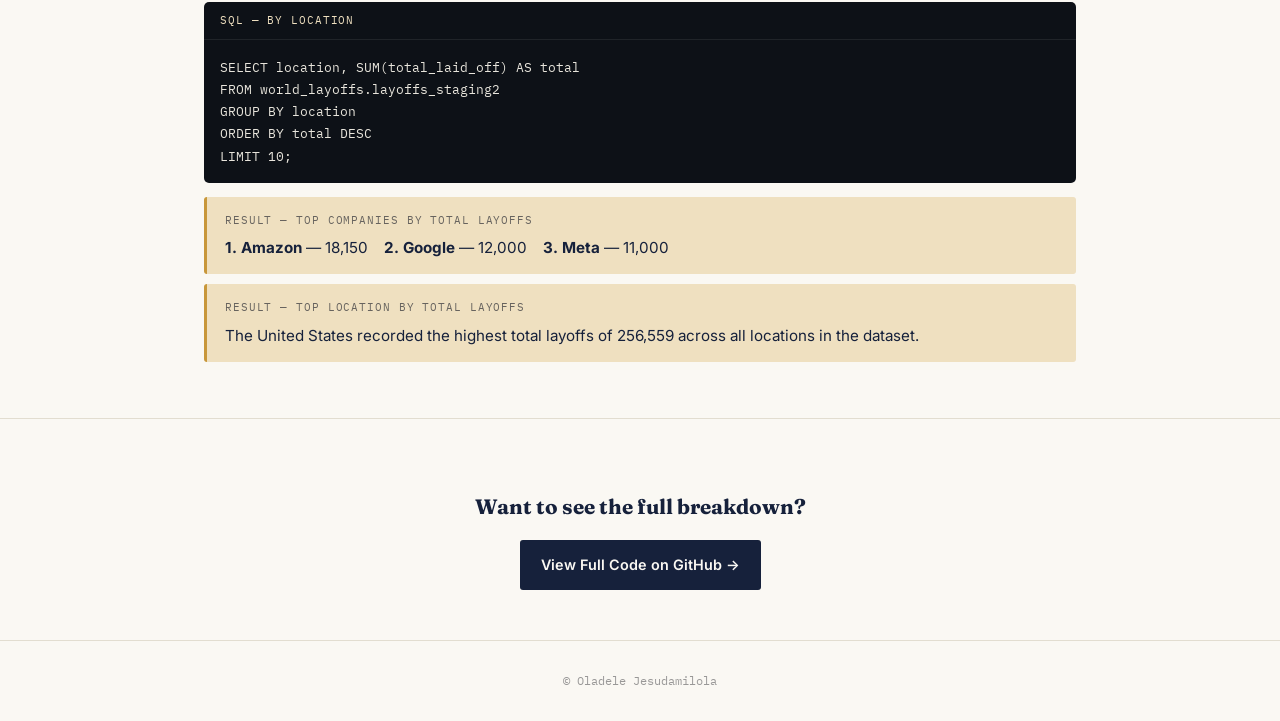
<file: project-sql-layoffs.html>
<!DOCTYPE html>
<html lang="en">
<head>
<meta charset="UTF-8">
<meta name="viewport" content="width=device-width, initial-scale=1.0">
<title>Global Layoffs — Data Cleaning & EDA | Jesudamilola</title>
<link rel="preconnect" href="https://fonts.googleapis.com">
<link href="https://fonts.googleapis.com/css2?family=Fraunces:opsz,wght@9..144,400;9..144,500;9..144,600;9..144,700&family=Inter:wght@400;500;600&family=IBM+Plex+Mono:wght@400;500&display=swap" rel="stylesheet">
<link rel="stylesheet" href="assets/css/style.css">
<style>
  /* ── SQL page-specific styles only ── */
  .context-note {
    font-family: 'IBM Plex Mono', monospace;
    font-size: 0.8rem;
    color: var(--teal);
    background: var(--teal-soft);
    border-left: 3px solid var(--teal);
    border-radius: 3px;
    padding: 10px 14px;
    margin-bottom: 14px;
    line-height: 1.6;
  }
  .step { margin-bottom: 36px; }
  .step:last-child { margin-bottom: 0; }
  .step p.desc { font-size: 0.94rem; margin: 0 0 14px; opacity: 0.85; }
</style>
</head>
<body>

<nav>
  <div class="wrap wrap--wide">
    <a href="index.html" class="brand">Jesudamilola</a>
    <div class="navlinks">
      <a href="index.html">Home</a>
      <a href="project.html" class="active">Projects</a>
      <a href="about.html">About</a>
    </div>
  </div>
</nav>

<header class="hero">
  <div class="wrap">
    <div class="eyebrow">SQL · Data Cleaning &amp; EDA</div>
    <h1>Global Layoffs: Data Cleaning &amp; Exploratory Analysis</h1>
    <p class="lede">Taking a raw, inconsistent dataset of global company layoffs and turning it into a clean, analysis-ready table — then digging into it to find which companies and locations were hit hardest.</p>
    <div class="tag-row">
      <span class="tag">SQL</span>
      <span class="tag">Data Cleaning</span>
      <span class="tag">Exploratory Data Analysis</span>
    </div>
    <a href="https://github.com/DameeJ/Portfolio-projects/blob/main/Portfolio%20Project%20-%20Data%20cleaning%20and%20EDA.sql" class="btn btn-primary">View Full Code on GitHub →</a>
  </div>
</header>

<!-- OVERVIEW -->
<section class="block">
  <div class="wrap">
    <div class="section-head">
      <div class="eyebrow">Overview</div>
      <h2>About this dataset</h2>
    </div>
    <p class="intro">This project uses a global layoffs dataset sourced from Kaggle, tracking company workforce reductions through 2023 in the wake of the COVID-19 economic slowdown. The raw data needed significant cleanup before it could be reliably analyzed — duplicate entries, inconsistent text formatting, and missing values all had to be addressed first.</p>
  </div>
</section>

<!-- PART ONE: DATA CLEANING -->
<section class="block">
  <div class="wrap">
    <div class="section-head">
      <div class="eyebrow">Part One</div>
      <h2>Data Cleaning</h2>
    </div>
    <p class="intro">Before any analysis could happen, the raw dataset needed to be standardized and trimmed down to what was actually usable.</p>

    <!-- Step 01 -->
    <div class="step">
      <div class="step-num">Step 01</div>
      <h4>Remove duplicate records</h4>
      <p class="desc">Used a ROW_NUMBER window function partitioned across all key columns to flag duplicate rows, then removed any where the row number was greater than 1.</p>
      <div class="code-box">
        <div class="code-label">SQL — Identify duplicates</div>
        <pre>SELECT *
FROM (
    SELECT company, location, industry,
           total_laid_off, percentage_laid_off, `date`,
           stage, country, funds_raised_millions,
           ROW_NUMBER() OVER (
               PARTITION BY company, location, industry,
                            total_laid_off, percentage_laid_off,
                            `date`, stage, country, funds_raised_millions
           ) AS row_num
    FROM world_layoffs.layoffs_staging
) duplicates
WHERE row_num > 1;</pre>
      </div>
    </div>

    <!-- Step 02 -->
    <div class="step">
      <div class="step-num">Step 02</div>
      <h4>Standardize data &amp; fix errors</h4>
      <p class="desc">Blank industry values were converted to NULL for easier handling. Inconsistent variations of "Crypto" across the industry field were unified into a single standard label.</p>
      <div class="code-box">
        <div class="code-label">SQL — Blank to NULL</div>
        <pre>UPDATE world_layoffs.layoffs_staging2
SET industry = NULL
WHERE industry = '';</pre>
      </div>
      <div class="code-box">
        <div class="code-label">SQL — Standardize Crypto variations</div>
        <pre>SELECT DISTINCT industry
FROM world_layoffs.layoffs_staging2
ORDER BY industry;

UPDATE layoffs_staging2
SET industry = 'Crypto'
WHERE industry IN ('Crypto Currency', 'CryptoCurrency');</pre>
      </div>
    </div>

    <!-- Step 03 -->
    <div class="step">
      <div class="step-num">Step 03</div>
      <h4>Review null values</h4>
      <p class="desc">Checked for rows where both key numeric columns were NULL. Decided to leave valid NULLs in place — they make calculations in the EDA phase cleaner than blank strings would.</p>
      <div class="code-box">
        <div class="code-label">SQL — Check for null rows</div>
        <pre>SELECT *
FROM world_layoffs.layoffs_staging2
WHERE total_laid_off IS NULL
AND percentage_laid_off IS NULL;</pre>
      </div>
      <div class="context-note">
        NULLs in total_laid_off, percentage_laid_off, and funds_raised_millions were left intentionally — they represent genuinely missing data and are easier to handle in aggregations than empty strings.
      </div>
    </div>

    <!-- Step 04 -->
    <div class="step">
      <div class="step-num">Step 04</div>
      <h4>Remove unnecessary columns &amp; rows</h4>
      <p class="desc">Rows where both total_laid_off and percentage_laid_off were NULL had no analytical value and were deleted from the staging table.</p>
      <div class="code-box">
        <div class="code-label">SQL — Identify rows to remove</div>
        <pre>SELECT *
FROM world_layoffs.layoffs_staging2
WHERE total_laid_off IS NULL
AND percentage_laid_off IS NULL;</pre>
      </div>
      <div class="code-box">
        <div class="code-label">SQL — Delete useless rows</div>
        <pre>DELETE FROM world_layoffs.layoffs_staging2
WHERE total_laid_off IS NULL
AND percentage_laid_off IS NULL;</pre>
      </div>
    </div>

  </div>
</section>

<!-- PART TWO: EDA -->
<section class="block">
  <div class="wrap">
    <div class="section-head">
      <div class="eyebrow">Part Two</div>
      <h2>Exploratory Data Analysis</h2>
    </div>
    <p class="intro">With a clean dataset in hand, the next step was digging in to understand the actual scale and shape of the layoffs.</p>

    <!-- Q01 -->
    <div class="step">
      <div class="step-num">Question 01</div>
      <h4>How big were the layoffs, relative to company size?</h4>
      <p class="desc">Calculated the max and min percentage laid off to understand the range — from small cuts to full shutdowns.</p>
      <div class="code-box">
        <div class="code-label">SQL</div>
        <pre>SELECT MAX(percentage_laid_off), MIN(percentage_laid_off)
FROM world_layoffs.layoffs_staging2
WHERE percentage_laid_off IS NOT NULL;</pre>
      </div>
      <div class="result-box">
        <div class="result-label">Finding</div>
        <div class="result-text">Some companies returned a percentage_laid_off of 1 — meaning they laid off 100% of their workforce and went under entirely.</div>
      </div>
    </div>

    <!-- Q02 -->
    <div class="step">
      <div class="step-num">Question 02</div>
      <h4>Which companies shut down entirely?</h4>
      <p class="desc">Filtered for companies with 100% layoffs, then ordered by funds raised to see how well-funded some of these failures were.</p>
      <div class="code-box">
        <div class="code-label">SQL</div>
        <pre>SELECT *
FROM world_layoffs.layoffs_staging2
WHERE percentage_laid_off = 1
ORDER BY funds_raised_millions DESC;</pre>
      </div>
      <div class="result-box">
        <div class="result-label">Finding</div>
        <div class="result-text">BritishVolt (an EV company) $2 billion in funding before shutting down completely. Followed by Quibi. A stark reminder that capital raised doesn't guarantee survival.</div>
      </div>
    </div>

    <!-- Q03 -->
    <div class="step">
      <div class="step-num">Question 03</div>
      <h4>Which company had the single biggest layoff in one day?</h4>
      <p class="desc">Sorted by total_laid_off descending to find the largest single-event workforce reduction.</p>
      <div class="code-box">
        <div class="code-label">SQL</div>
        <pre>SELECT company, total_laid_off
FROM world_layoffs.layoffs_staging
ORDER BY total_laid_off DESC
LIMIT 5;</pre>
      </div>
      <div class="result-box">
        <div class="result-label">Finding</div>
        <div class="result-text"><span class="ph">Google, laying off 12,000 in a single day</span></div>
      </div>
    </div>

    <!-- Q04 -->
    <div class="step">
      <div class="step-num">Question 04</div>
      <h4>Which company and location had the highest total layoffs?</h4>
      <p class="desc">Aggregated total layoffs by company and separately by location to find where the biggest cumulative damage occurred.</p>
      <div class="code-box">
        <div class="code-label">SQL — By company</div>
        <pre>SELECT company, SUM(total_laid_off) AS total
FROM world_layoffs.layoffs_staging2
GROUP BY company
ORDER BY total DESC
LIMIT 10;</pre>
      </div>
      <div class="code-box">
        <div class="code-label">SQL — By location</div>
        <pre>SELECT location, SUM(total_laid_off) AS total
FROM world_layoffs.layoffs_staging2
GROUP BY location
ORDER BY total DESC
LIMIT 10;</pre>
      </div>
      <div class="result-box">
        <div class="result-label">Result — Top companies by total layoffs</div>
        <div class="result-text">
          <strong>1. Amazon</strong> — 18,150 &nbsp;&nbsp;
          <strong>2. Google</strong> — 12,000 &nbsp;&nbsp;
          <strong>3. Meta</strong> — 11,000
        </div>
      </div>
      <div class="result-box" style="margin-top:10px;">
        <div class="result-label">Result — Top location by total layoffs</div>
        <div class="result-text">The United States recorded the highest total layoffs of 256,559 across all locations in the dataset.</div>
      </div>
    </div>

  </div>
</section>

<footer class="cta">
  <div class="wrap">
    <h3>Want to see the full breakdown?</h3>
    <a href="[ github link ]" class="btn btn-primary">View Full Code on GitHub →</a>
  </div>
</footer>

<div class="pagefoot">
  <p>© Oladele Jesudamilola</p>
</div>

</body>
</html>
</file>
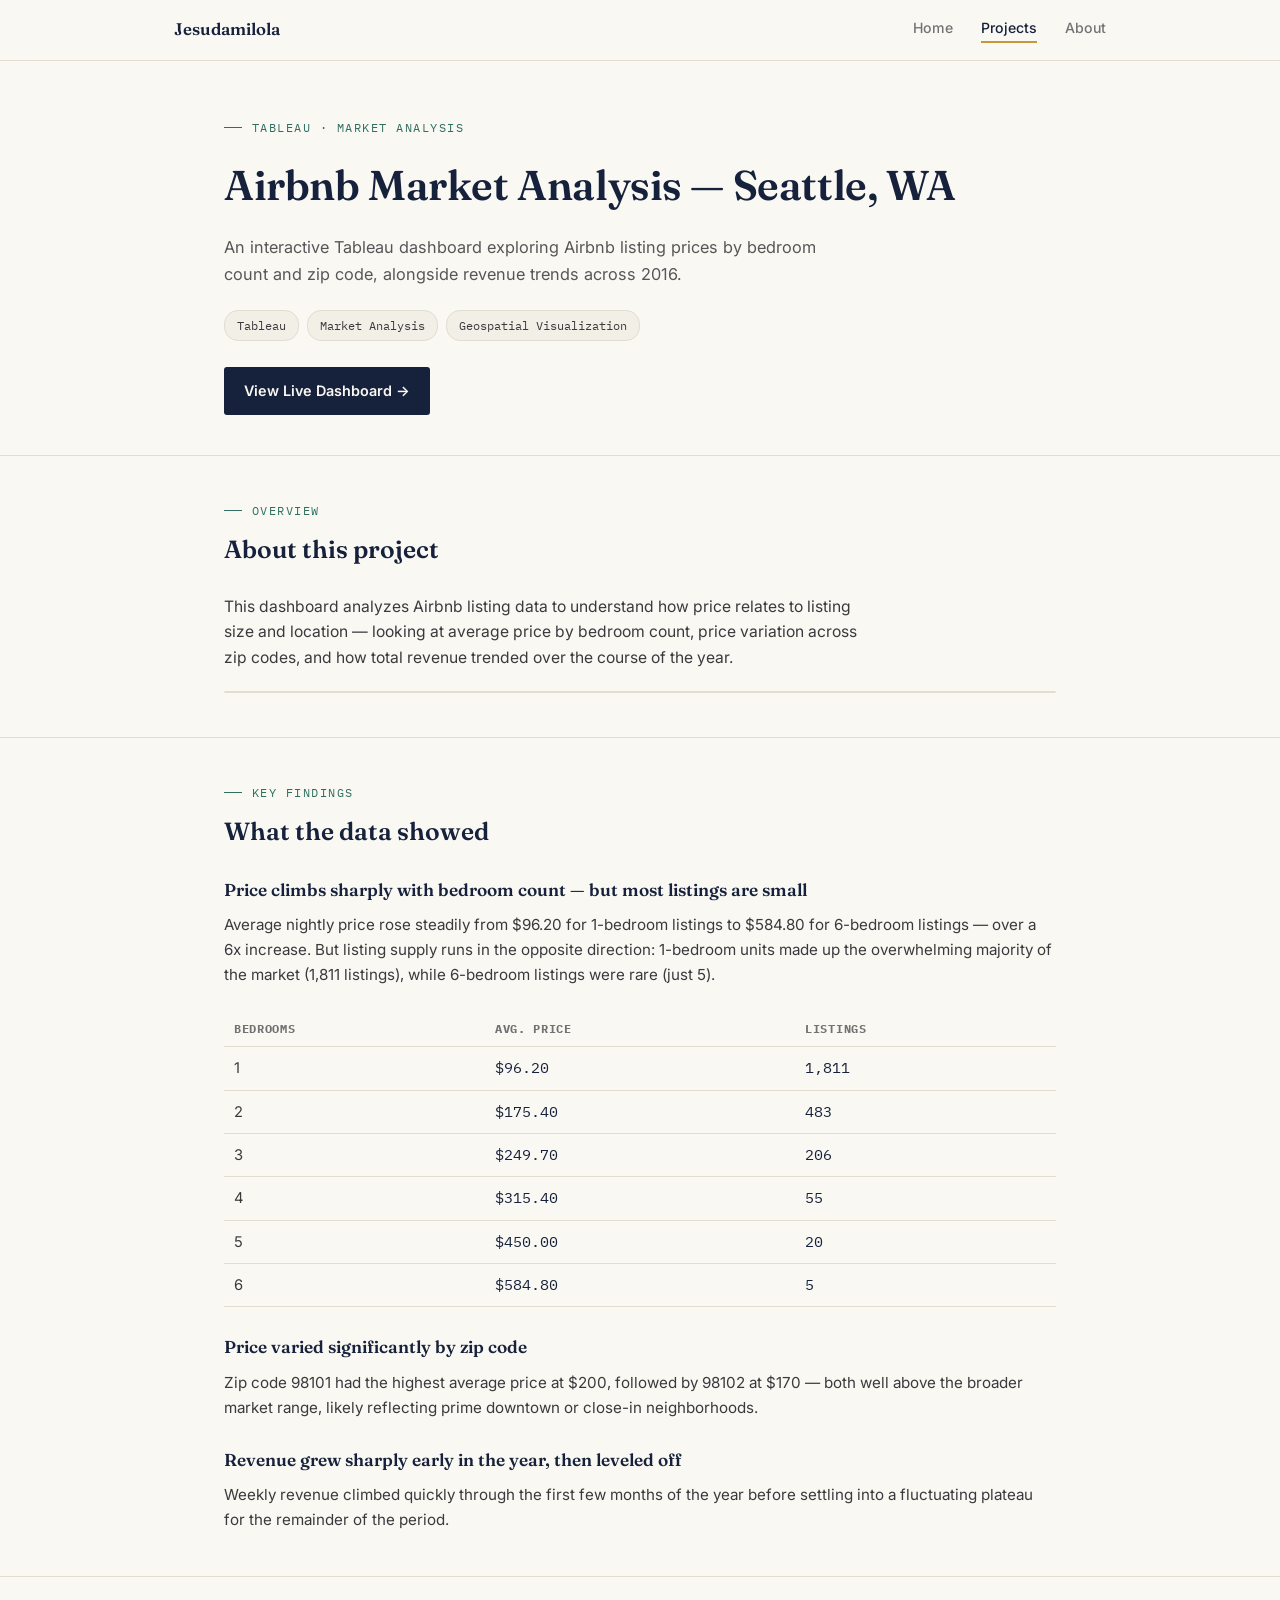
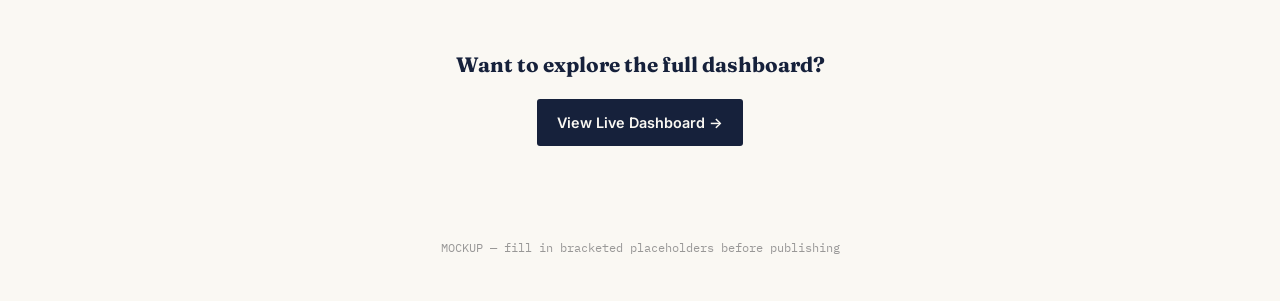
<file: project-tableau-airbnb.html>
<!DOCTYPE html>
<html lang="en">
<head>
<meta charset="UTF-8">
<meta name="viewport" content="width=device-width, initial-scale=1.0">
<title>Airbnb Market Analysis — Tableau | Jesudamilola</title>
<link rel="preconnect" href="https://fonts.googleapis.com">
<link href="https://fonts.googleapis.com/css2?family=Fraunces:opsz,wght@9..144,400;9..144,500;9..144,600;9..144,700&family=Inter:wght@400;500;600&family=IBM+Plex+Mono:wght@400;500&display=swap" rel="stylesheet">
<style>
  :root{
    --bg:#FAF8F3; --bg-rgb:250,248,243; --bg-dim:#F2EFE6;
    --text:#16213B; --text-body:#3A3A3E;
    --gold:#C8973A; --gold-soft:#EFE0C0;
    --teal:#2F6F62; --teal-soft:#DCEAE6;
    --line:#E2DDD0;
    --code-bg:#16213B;
    --placeholder:#B5562F;
  }
  @media (prefers-color-scheme: dark){
    :root{
      --bg:#10141C; --bg-rgb:16,20,28; --bg-dim:#19202C;
      --text:#F2EFE6; --text-body:#C9C5B8;
      --gold:#D9A857; --gold-soft:#3A2E16;
      --teal:#5AB39E; --teal-soft:#16332C;
      --line:#2A3142;
      --code-bg:#05070C;
      --placeholder:#E2895D;
    }
  }
  *{box-sizing:border-box;}
  body{margin:0;background:var(--bg);color:var(--text-body);font-family:'Inter',sans-serif;line-height:1.65;-webkit-font-smoothing:antialiased;transition:background 0.2s ease, color 0.2s ease;}
  .mono{font-family:'IBM Plex Mono',monospace;}
  .wrap{max-width:880px;margin:0 auto;padding:0 24px;}

  nav{position:sticky;top:0;z-index:50;background:rgba(var(--bg-rgb),0.92);backdrop-filter:blur(8px);border-bottom:1px solid var(--line);}
  nav .wrap{display:flex;align-items:center;justify-content:space-between;padding:16px 24px;max-width:980px;}
  .brand{font-family:'Fraunces',serif;font-weight:600;font-size:1.05rem;color:var(--text);}
  .navlinks{display:flex;gap:28px;}
  .navlinks a{color:var(--text-body);text-decoration:none;font-size:0.88rem;font-weight:500;opacity:0.7;}
  .navlinks a.active{opacity:1;color:var(--text);border-bottom:2px solid var(--gold);padding-bottom:2px;}

  header.hero{padding:56px 0 40px;border-bottom:1px solid var(--line);}
  .eyebrow{font-family:'IBM Plex Mono',monospace;font-size:0.78rem;letter-spacing:0.12em;text-transform:uppercase;color:var(--teal);margin-bottom:14px;display:flex;align-items:center;gap:10px;}
  .eyebrow::before{content:"";width:18px;height:1px;background:var(--teal);}
  .hero h1{font-family:'Fraunces',serif;font-weight:600;font-size:clamp(1.9rem,4.2vw,2.6rem);color:var(--text);margin:0 0 14px;letter-spacing:-0.01em;}
  .hero p.lede{font-size:1.02rem;max-width:620px;opacity:0.85;margin:0 0 22px;}
  .tag-row{display:flex;flex-wrap:wrap;gap:8px;margin-bottom:26px;}
  .tag{font-family:'IBM Plex Mono',monospace;font-size:0.74rem;padding:5px 12px;border-radius:14px;background:var(--bg-dim);border:1px solid var(--line);color:var(--text-body);}
  .btn{display:inline-flex;align-items:center;gap:8px;padding:12px 20px;border-radius:3px;font-weight:600;font-size:0.9rem;text-decoration:none;background:var(--text);color:var(--bg);}

  section.block{padding:44px 0;border-bottom:1px solid var(--line);}
  .block .section-head{margin-bottom:24px;}
  .block .eyebrow{margin-bottom:8px;}
  .block h2{font-family:'Fraunces',serif;font-weight:600;font-size:1.55rem;color:var(--text);margin:0;}
  .block > .wrap > p.intro{max-width:640px;font-size:0.98rem;margin-bottom:8px;}

  .dash-frame{border:1px solid var(--line);border-radius:6px;overflow:hidden;background:var(--bg-dim);}
  .dash-frame img{width:100%;display:block;}
  .embed-note{margin-top:10px;font-size:0.85rem;color:var(--placeholder);font-style:italic;font-family:'IBM Plex Mono',monospace;}

  table.price-table{width:100%;border-collapse:collapse;margin:24px 0;font-size:0.92rem;}
  table.price-table th{font-family:'IBM Plex Mono',monospace;font-size:0.72rem;text-transform:uppercase;letter-spacing:0.06em;color:var(--text-body);opacity:0.7;text-align:left;padding:8px 10px;border-bottom:1px solid var(--line);}
  table.price-table td{padding:9px 10px;border-bottom:1px solid var(--line);color:var(--text-body);}
  table.price-table td.num{font-family:'IBM Plex Mono',monospace;color:var(--text);}

  .finding{margin-bottom:26px;}
  .finding:last-child{margin-bottom:0;}
  .finding h4{font-family:'Fraunces',serif;font-size:1.08rem;color:var(--text);margin:0 0 8px;font-weight:600;}
  .finding p{font-size:0.95rem;margin:0;}
  .ph{color:var(--placeholder);font-style:italic;font-weight:500;}

  footer.cta{padding:50px 0;text-align:center;}
  footer.cta h3{font-family:'Fraunces',serif;font-size:1.3rem;color:var(--text);margin-bottom:16px;}
  .pagefoot{padding:30px 0;text-align:center;}
  .pagefoot p{font-family:'IBM Plex Mono',monospace;font-size:0.76rem;color:var(--text-body);opacity:0.5;}

  @media (max-width:640px){ .hero h1{font-size:1.6rem;} }
</style>
</head>
<body>

<nav>
  <div class="wrap">
    <div class="brand">Jesudamilola</div>
    <div class="navlinks">
      <a href="index.html">Home</a>
      <a href="project.html" class="active">Projects</a>
      <a href="about.html">About</a>
    </div>
  </div>
</nav>

<header class="hero">
  <div class="wrap">
    <div class="eyebrow">Tableau · Market Analysis</div>
    <h1>Airbnb Market Analysis — Seattle, WA</h1>
    <p class="lede">An interactive Tableau dashboard exploring Airbnb listing prices by bedroom count and zip code, alongside revenue trends across 2016.</p>
    <div class="tag-row">
      <span class="tag">Tableau</span>
      <span class="tag">Market Analysis</span>
      <span class="tag">Geospatial Visualization</span>
    </div>
    <a href="https://public.tableau.com/shared/QQ6R5D6WR?:display_count=n&:origin=viz_share_link" class="btn">View Live Dashboard →</a>
  </div>
</header>

<section class="block">
  <div class="wrap">
    <div class="section-head">
      <div class="eyebrow">Overview</div>
      <h2>About this project</h2>
    </div>
    <p class="intro">This dashboard analyzes Airbnb listing data to understand how price relates to listing size and location — looking at average price by bedroom count, price variation across zip codes, and how total revenue trended over the course of the year.</p>

    <div class="dash-frame" style="margin-top:20px;">
    <div class='tableauPlaceholder' id='viz1783916320832' style='position: relative'><noscript><a href='#'><img alt='Dashboard 1 ' src='https:&#47;&#47;public.tableau.com&#47;static&#47;images&#47;QQ&#47;QQ6R5D6WR&#47;1_rss.png' style='border: none' /></a></noscript><object class='tableauViz'  style='display:none;'><param name='host_url' value='https%3A%2F%2Fpublic.tableau.com%2F' /> <param name='embed_code_version' value='3' /> <param name='path' value='shared&#47;QQ6R5D6WR' /> <param name='toolbar' value='yes' /><param name='static_image' value='https:&#47;&#47;public.tableau.com&#47;static&#47;images&#47;QQ&#47;QQ6R5D6WR&#47;1.png' /> <param name='animate_transition' value='yes' /><param name='display_static_image' value='yes' /><param name='display_spinner' value='yes' /><param name='display_overlay' value='yes' /><param name='display_count' value='yes' /><param name='language' value='en-US' /></object></div>                
      <script type='text/javascript'>                    
        var divElement = document.getElementById('viz1783916320832');                    
        var vizElement = divElement.getElementsByTagName('object')[0];                    
        if ( divElement.offsetWidth > 800 ) { vizElement.style.width='100%';vizElement.style.height=(divElement.offsetWidth*0.75)+'px';} else if ( divElement.offsetWidth > 500 ) { vizElement.style.width='100%';vizElement.style.height=(divElement.offsetWidth*0.75)+'px';} 
          else { vizElement.style.width='100%';vizElement.style.height='1577px';}                     
        var scriptElement = document.createElement('script');                    
        scriptElement.src = 'https://public.tableau.com/javascripts/api/viz_v1.js';                    
        vizElement.parentNode.insertBefore(scriptElement, vizElement);                
      </script>
    </div>
  </div>
</section>

<section class="block">
  <div class="wrap">
    <div class="section-head">
      <div class="eyebrow">Key Findings</div>
      <h2>What the data showed</h2>
    </div>

    <div class="finding">
      <h4>Price climbs sharply with bedroom count — but most listings are small</h4>
      <p>Average nightly price rose steadily from $96.20 for 1-bedroom listings to $584.80 for 6-bedroom listings — over a 6x increase. But listing supply runs in the opposite direction: 1-bedroom units made up the overwhelming majority of the market (1,811 listings), while 6-bedroom listings were rare (just 5).</p>
      <table class="price-table">
        <tr><th>Bedrooms</th><th>Avg. Price</th><th>Listings</th></tr>
        <tr><td>1</td><td class="num">$96.20</td><td class="num">1,811</td></tr>
        <tr><td>2</td><td class="num">$175.40</td><td class="num">483</td></tr>
        <tr><td>3</td><td class="num">$249.70</td><td class="num">206</td></tr>
        <tr><td>4</td><td class="num">$315.40</td><td class="num">55</td></tr>
        <tr><td>5</td><td class="num">$450.00</td><td class="num">20</td></tr>
        <tr><td>6</td><td class="num">$584.80</td><td class="num">5</td></tr>
      </table>
    </div>

    <div class="finding">
      <h4>Price varied significantly by zip code</h4>
      <p>Zip code 98101 had the highest average price at $200, followed by 98102 at $170 — both well above the broader market range, likely reflecting prime downtown or close-in neighborhoods.</p>
    </div>

    <div class="finding">
      <h4>Revenue grew sharply early in the year, then leveled off</h4>
      <p>Weekly revenue climbed quickly through the first few months of the year before settling into a fluctuating plateau for the remainder of the period.</p>
    </div>
  </div>
</section>

<footer class="cta">
  <div class="wrap">
    <h3>Want to explore the full dashboard?</h3>
    <a href="https://public.tableau.com/shared/QQ6R5D6WR?:display_count=n&:origin=viz_share_link" class="btn">View Live Dashboard →</a>
  </div>
</footer>

<div class="pagefoot">
  <p>MOCKUP — fill in bracketed placeholders before publishing</p>
</div>

</body>
</html>
</file>
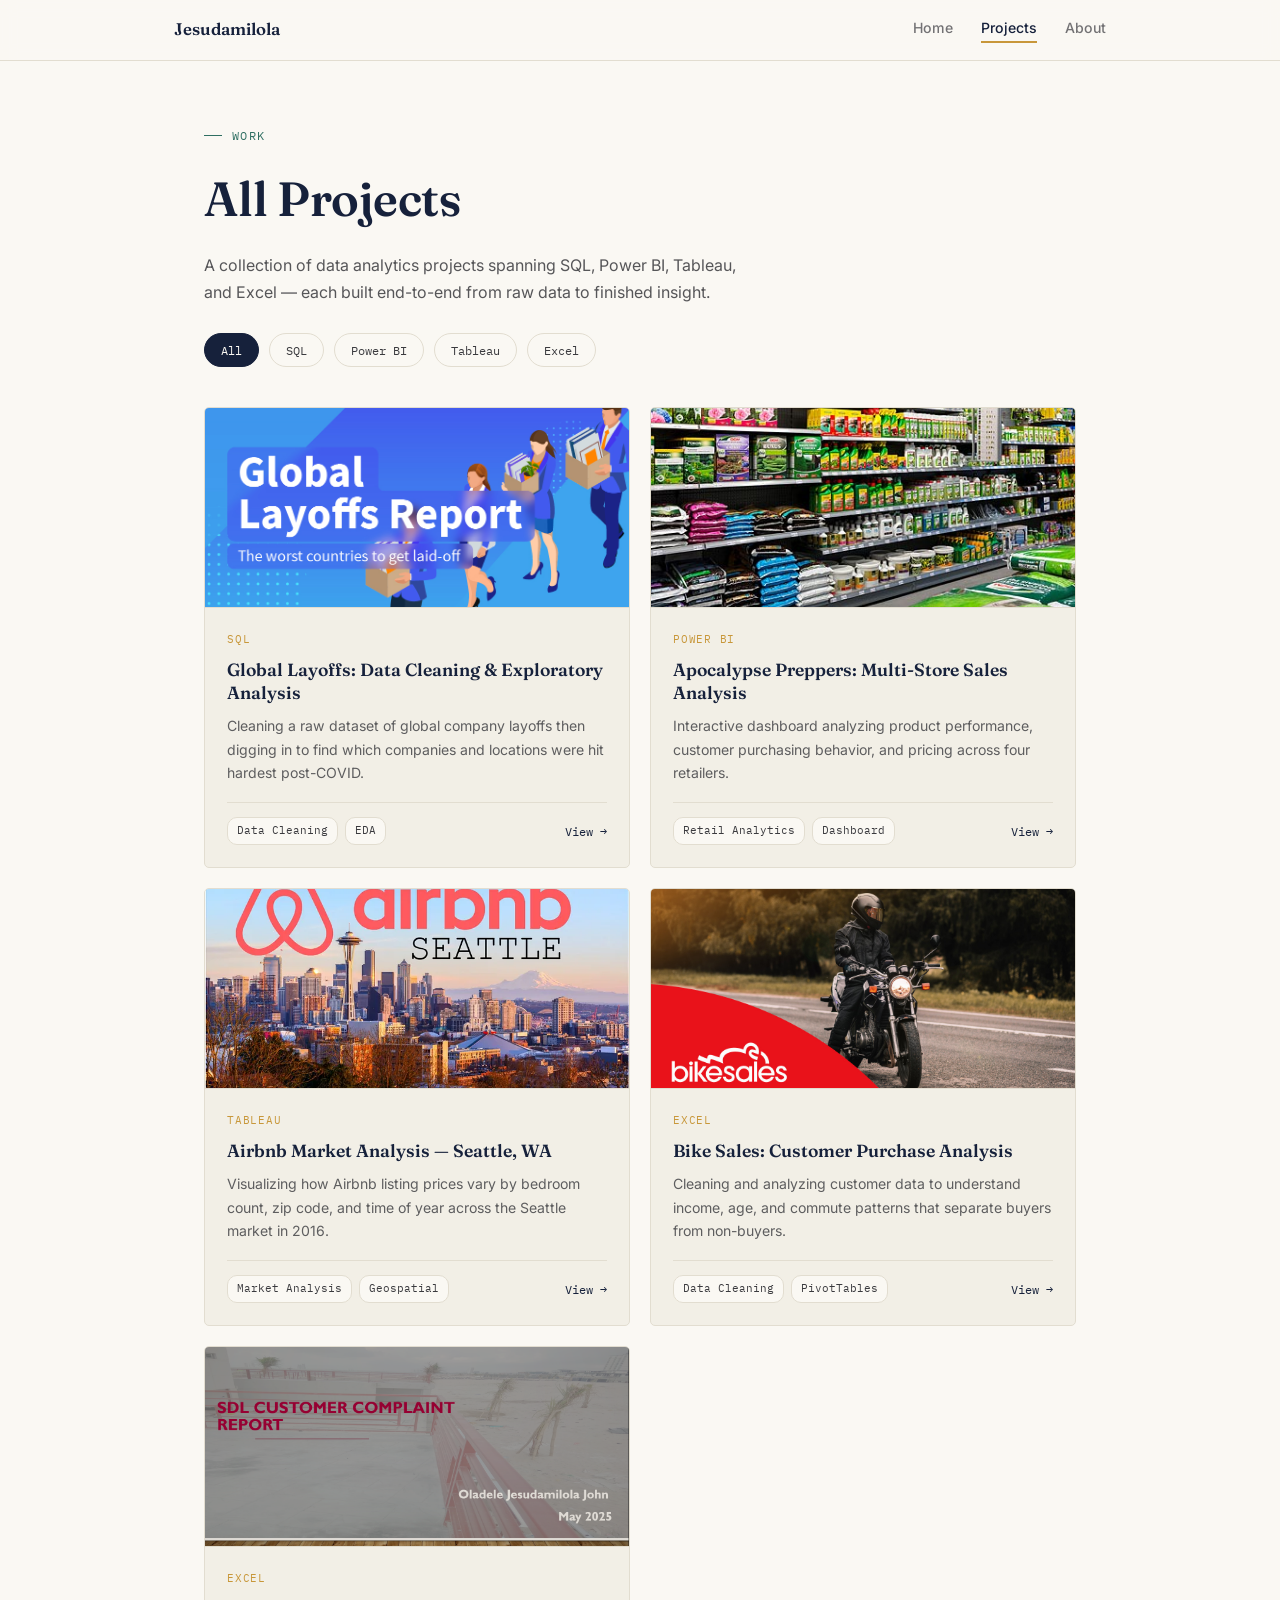
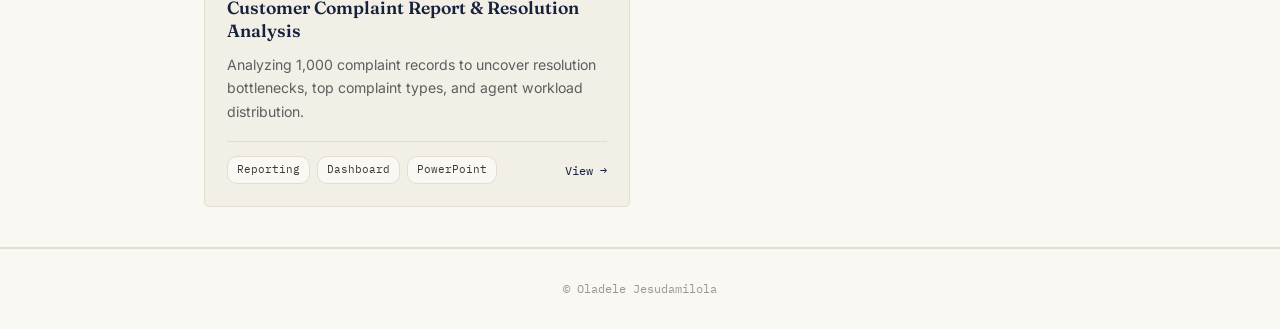
<file: project.html>
<!DOCTYPE html>
<html lang="en">
<head>
<meta charset="UTF-8">
<meta name="viewport" content="width=device-width, initial-scale=1.0">
<title>Projects — Oladele Jesudamilola</title>
<link rel="preconnect" href="https://fonts.googleapis.com">
<link href="https://fonts.googleapis.com/css2?family=Fraunces:opsz,wght@9..144,400;9..144,500;9..144,600;9..144,700&family=Inter:wght@400;500;600&family=IBM+Plex+Mono:wght@400;500&display=swap" rel="stylesheet">
<link rel="stylesheet" href="assets/css/style.css">
<style>
  /* ── Projects catalog-specific styles ── */
  header.hero { padding: 64px 0 0; border-bottom: none; }
  header.hero h1 { font-size: clamp(2rem, 4.5vw, 3rem); }
  header.hero p { font-size: 1rem; max-width: 560px; opacity: 0.85; margin: 0; }
  .filter-row { display: flex; flex-wrap: wrap; gap: 10px; padding: 28px 0 0; }

  section.catalog { padding: 40px 0; border-bottom: 1px solid var(--line); }

  .proj-grid { display: grid; grid-template-columns: repeat(2, 1fr); gap: 20px; }
  .proj-card {
    background: var(--bg-dim); border: 1px solid var(--line); border-radius: 5px;
    overflow: hidden; text-decoration: none; color: inherit;
    display: flex; flex-direction: column;
    transition: transform 0.18s ease, box-shadow 0.18s ease;
  }
  .proj-card:hover { transform: translateY(-3px); box-shadow: 0 10px 28px rgba(22,33,59,0.1); }

  .card-img {
    width: 100%; height: 200px; background: var(--bg);
    display: flex; align-items: center; justify-content: center;
    border-bottom: 1px solid var(--line); overflow: hidden;
  }
  .card-img img { width: 100%; height: 100%; object-fit: cover; }
  .card-img .tool-label {
    font-family: 'IBM Plex Mono', monospace; font-size: 2rem;
    font-weight: 500; color: var(--line); letter-spacing: -0.02em;
  }
  .card-body { padding: 22px; flex: 1; display: flex; flex-direction: column; }
  .card-tag { font-family: 'IBM Plex Mono', monospace; font-size: 0.7rem; text-transform: uppercase; letter-spacing: 0.07em; color: var(--gold); margin-bottom: 10px; }
  .card-body h3 { font-family: 'Fraunces', serif; font-size: 1.1rem; color: var(--text); margin: 0 0 10px; font-weight: 600; line-height: 1.3; }
  .card-body p { font-size: 0.88rem; opacity: 0.8; margin: 0 0 18px; flex: 1; }
  .card-footer { display: flex; justify-content: space-between; align-items: center; padding-top: 14px; border-top: 1px solid var(--line); }
  .card-pills { display: flex; gap: 7px; flex-wrap: wrap; }
  .card-pill { font-family: 'IBM Plex Mono', monospace; font-size: 0.68rem; padding: 4px 9px; border-radius: 10px; background: var(--bg); border: 1px solid var(--line); color: var(--text-body); }
  .view-link { font-family: 'IBM Plex Mono', monospace; font-size: 0.78rem; color: var(--text); white-space: nowrap; }

  .empty { display: none; grid-column: 1 / -1; text-align: center; padding: 60px 0; font-family: 'IBM Plex Mono', monospace; font-size: 0.88rem; opacity: 0.5; }

  @media (max-width: 680px) { .proj-grid { grid-template-columns: 1fr; } }
</style>
</head>
<body>
<nav>
  <div class="wrap wrap--wide">
    <a href="index.html" class="brand">Jesudamilola</a>
    <div class="navlinks">
      <a href="index.html">Home</a>
      <a href="project.html" class="active">Projects</a>
      <a href="about.html">About</a>
    </div>
  </div>
</nav>

<header class="hero">
  <div class="wrap">
    <div class="eyebrow">Work</div>
    <h1>All Projects</h1>
    <p>A collection of data analytics projects spanning SQL, Power BI, Tableau, and Excel — each built end-to-end from raw data to finished insight.</p>
    <div class="filter-row">
      <button class="chip active" data-filter="all">All</button>
      <button class="chip" data-filter="sql">SQL</button>
      <button class="chip" data-filter="powerbi">Power BI</button>
      <button class="chip" data-filter="tableau">Tableau</button>
      <button class="chip" data-filter="excel">Excel</button>
    </div>
  </div>
</header>

<section class="catalog">
  <div class="wrap">
    <div class="proj-grid" id="projGrid">
      <a href="project-sql-layoffs.html" class="proj-card" data-cat="sql">
        <div class="card-img">
          <img src="images/Global_layoffs.jpg" alt="SQL layoffs" onerror="this.style.display='none';this.parentElement.querySelector('.tool-label').style.display='block'">
          <span class="tool-label" style="display:none">SQL</span>
        </div>
        <div class="card-body">
          <div class="card-tag">SQL</div>
          <h3>Global Layoffs: Data Cleaning &amp; Exploratory Analysis</h3>
          <p>Cleaning a raw dataset of global company layoffs then digging in to find which companies and locations were hit hardest post-COVID.</p>
          <div class="card-footer">
            <div class="card-pills"><span class="card-pill">Data Cleaning</span><span class="card-pill">EDA</span></div>
            <span class="view-link">View →</span>
          </div>
        </div>
      </a>
      <a href="project-powerbi-stores.html" class="proj-card" data-cat="powerbi">
        <div class="card-img">
          <img src="images/Multi_store.jpg" alt="Power BI dashboard" onerror="this.style.display='none';this.parentElement.querySelector('.tool-label').style.display='block'">
          <span class="tool-label" style="display:none">Power BI</span>
        </div>
        <div class="card-body">
          <div class="card-tag">Power BI</div>
          <h3>Apocalypse Preppers: Multi-Store Sales Analysis</h3>
          <p>Interactive dashboard analyzing product performance, customer purchasing behavior, and pricing across four retailers.</p>
          <div class="card-footer">
            <div class="card-pills"><span class="card-pill">Retail Analytics</span><span class="card-pill">Dashboard</span></div>
            <span class="view-link">View →</span>
          </div>
        </div>
      </a>
      <a href="project-tableau-airbnb.html" class="proj-card" data-cat="tableau">
        <div class="card-img">
          <img src="images/Airbnb_Seattle.webp" alt="Tableau Airbnb" onerror="this.style.display='none';this.parentElement.querySelector('.tool-label').style.display='block'">
          <span class="tool-label" style="display:none">Tableau</span>
        </div>
        <div class="card-body">
          <div class="card-tag">Tableau</div>
          <h3>Airbnb Market Analysis — Seattle, WA</h3>
          <p>Visualizing how Airbnb listing prices vary by bedroom count, zip code, and time of year across the Seattle market in 2016.</p>
          <div class="card-footer">
            <div class="card-pills"><span class="card-pill">Market Analysis</span><span class="card-pill">Geospatial</span></div>
            <span class="view-link">View →</span>
          </div>
        </div>
      </a>
      <a href="project-excel-bikesales.html" class="proj-card" data-cat="excel">
        <div class="card-img">
          <img src="images/Bike_sales.jpg" alt="Excel bike sales" onerror="this.style.display='none';this.parentElement.querySelector('.tool-label').style.display='block'">
          <span class="tool-label" style="display:none">Excel</span>
        </div>
        <div class="card-body">
          <div class="card-tag">Excel</div>
          <h3>Bike Sales: Customer Purchase Analysis</h3>
          <p>Cleaning and analyzing customer data to understand income, age, and commute patterns that separate buyers from non-buyers.</p>
          <div class="card-footer">
            <div class="card-pills"><span class="card-pill">Data Cleaning</span><span class="card-pill">PivotTables</span></div>
            <span class="view-link">View →</span>
          </div>
        </div>
      </a>
      <a href="project-excel-complaints.html" class="proj-card" data-cat="excel">
        <div class="card-img">
          <img src="images/SDL_Complaint_Report.png" alt="Customer complaints dashboard" onerror="this.style.display='none';this.parentElement.querySelector('.tool-label').style.display='block'">
          <span class="tool-label" style="display:none">Excel</span>
        </div>
        <div class="card-body">
          <div class="card-tag">Excel</div>
          <h3>Customer Complaint Report &amp; Resolution Analysis</h3>
          <p>Analyzing 1,000 complaint records to uncover resolution bottlenecks, top complaint types, and agent workload distribution.</p>
          <div class="card-footer">
            <div class="card-pills"><span class="card-pill">Reporting</span><span class="card-pill">Dashboard</span><span class="card-pill">PowerPoint</span></div>
            <span class="view-link">View →</span>
          </div>
        </div>
      </a>
      <div class="empty" id="emptyMsg">No projects match this filter.</div>
    </div>
  </div>
</section>

<div class="pagefoot"><p>© Oladele Jesudamilola</p></div>

<script>
  const chips = document.querySelectorAll('.chip');
  const cards = document.querySelectorAll('.proj-card');
  const empty = document.getElementById('emptyMsg');
  chips.forEach(chip => {
    chip.addEventListener('click', () => {
      chips.forEach(c => c.classList.remove('active'));
      chip.classList.add('active');
      const f = chip.dataset.filter;
      let visible = 0;
      cards.forEach(card => {
        const show = f === 'all' || card.dataset.cat === f;
        card.style.display = show ? '' : 'none';
        if (show) visible++;
      });
      empty.style.display = visible === 0 ? 'block' : 'none';
    });
  });
</script>
</body>
</html>
</file>
<file: assets/css/style.css>
/* ============================================================
   JESUDAMILOLA PORTFOLIO — SHARED STYLESHEET
   Edit this file to update the look of the entire site.
   ============================================================ */

/* ------------------------------------------------------------
   1. DESIGN TOKENS (colours, fonts)
      Change a value here → changes everywhere instantly
   ------------------------------------------------------------ */
:root {
  --bg:         #FAF8F3;
  --bg-rgb:     250,248,243;
  --bg-dim:     #F2EFE6;
  --text:       #16213B;
  --text-body:  #3A3A3E;
  --gold:       #C8973A;
  --gold-soft:  #EFE0C0;
  --teal:       #2F6F62;
  --teal-soft:  #DCEAE6;
  --line:       #E2DDD0;
  --placeholder:#B5562F;
}

@media (prefers-color-scheme: dark) {
  :root {
    --bg:         #10141C;
    --bg-rgb:     16,20,28;
    --bg-dim:     #19202C;
    --text:       #F2EFE6;
    --text-body:  #C9C5B8;
    --gold:       #D9A857;
    --gold-soft:  #3A2E16;
    --teal:       #5AB39E;
    --teal-soft:  #16332C;
    --line:       #2A3142;
    --placeholder:#E2895D;
  }
}

/* ------------------------------------------------------------
   2. BASE RESET & BODY
   ------------------------------------------------------------ */
* { box-sizing: border-box; }

body {
  margin: 0;
  background: var(--bg);
  color: var(--text-body);
  font-family: 'Inter', sans-serif;
  line-height: 1.65;
  -webkit-font-smoothing: antialiased;
  transition: background 0.2s ease, color 0.2s ease;
}

.mono { font-family: 'IBM Plex Mono', monospace; }

/* ------------------------------------------------------------
   3. LAYOUT
   ------------------------------------------------------------ */
.wrap {
  max-width: 920px;
  margin: 0 auto;
  padding: 0 24px;
}

.wrap--wide { max-width: 980px; }

/* ------------------------------------------------------------
   4. NAVIGATION
   ------------------------------------------------------------ */
nav {
  position: sticky;
  top: 0;
  z-index: 50;
  background: rgba(var(--bg-rgb), 0.92);
  backdrop-filter: blur(8px);
  border-bottom: 1px solid var(--line);
}

nav .wrap {
  display: flex;
  align-items: center;
  justify-content: space-between;
  padding: 16px 24px;
  max-width: 980px;
  margin: 0 auto;
}

.brand {
  font-family: 'Fraunces', serif;
  font-weight: 600;
  font-size: 1.05rem;
  color: var(--text);
  text-decoration: none;
}

.navlinks { display: flex; gap: 28px; }

.navlinks a {
  color: var(--text-body);
  text-decoration: none;
  font-size: 0.88rem;
  font-weight: 500;
  opacity: 0.7;
  transition: opacity 0.2s;
}

.navlinks a:hover { opacity: 1; }

.navlinks a.active {
  opacity: 1;
  color: var(--text);
  border-bottom: 2px solid var(--gold);
  padding-bottom: 2px;
}

/* ------------------------------------------------------------
   5. EYEBROW LABEL
   ------------------------------------------------------------ */
.eyebrow {
  font-family: 'IBM Plex Mono', monospace;
  font-size: 0.78rem;
  letter-spacing: 0.12em;
  text-transform: uppercase;
  color: var(--teal);
  margin-bottom: 14px;
  display: flex;
  align-items: center;
  gap: 10px;
}

.eyebrow::before {
  content: "";
  width: 18px;
  height: 1px;
  background: var(--teal);
  flex-shrink: 0;
}

/* ------------------------------------------------------------
   6. BUTTONS
   ------------------------------------------------------------ */
.btn {
  display: inline-flex;
  align-items: center;
  gap: 8px;
  padding: 12px 20px;
  border-radius: 3px;
  font-family: 'Inter', sans-serif;
  font-weight: 600;
  font-size: 0.9rem;
  text-decoration: none;
  border: 1px solid transparent;
  cursor: pointer;
  transition: transform 0.15s ease, box-shadow 0.15s ease;
}

.btn:hover { transform: translateY(-1px); }

.btn-primary {
  background: var(--text);
  color: var(--bg);
}

.btn-primary:hover {
  box-shadow: 0 6px 18px rgba(22,33,59,0.2);
}

.btn-ghost {
  background: transparent;
  color: var(--text);
  border-color: var(--text);
  opacity: 0.85;
}

.btn-ghost:hover {
  background: var(--text);
  color: var(--bg);
  opacity: 1;
}

/* ------------------------------------------------------------
   7. TAGS & FILTER CHIPS
   ------------------------------------------------------------ */
.tag-row {
  display: flex;
  flex-wrap: wrap;
  gap: 8px;
  margin-bottom: 26px;
}

.tag {
  font-family: 'IBM Plex Mono', monospace;
  font-size: 0.74rem;
  padding: 5px 12px;
  border-radius: 14px;
  background: var(--bg-dim);
  border: 1px solid var(--line);
  color: var(--text-body);
}

.chip {
  font-family: 'IBM Plex Mono', monospace;
  font-size: 0.78rem;
  padding: 8px 16px;
  border-radius: 20px;
  border: 1px solid var(--line);
  background: var(--bg);
  color: var(--text-body);
  cursor: pointer;
  transition: all 0.18s ease;
}

.chip.active {
  background: var(--text);
  color: var(--bg);
  border-color: var(--text);
}

.chip:hover:not(.active) { border-color: var(--text); }

/* ------------------------------------------------------------
   8. SECTION STRUCTURE (shared by all content pages)
   ------------------------------------------------------------ */
section.block {
  padding: 52px 0;
  border-bottom: 1px solid var(--line);
}

.section-head { margin-bottom: 28px; }
.section-head .eyebrow { margin-bottom: 8px; }

.section-head h2 {
  font-family: 'Fraunces', serif;
  font-weight: 600;
  font-size: 1.6rem;
  color: var(--text);
  margin: 0;
}

.block > .wrap > p.intro {
  max-width: 640px;
  font-size: 0.98rem;
  margin-bottom: 20px;
  opacity: 0.9;
}

/* ------------------------------------------------------------
   9. DASHBOARD / IMAGE FRAME
   ------------------------------------------------------------ */
.dash-frame {
  border: 1px solid var(--line);
  border-radius: 6px;
  overflow: hidden;
  background: var(--bg-dim);
  margin-top: 20px;
}

.dash-frame img { width: 100%; display: block; }

.embed-note {
  margin-top: 10px;
  font-size: 0.85rem;
  color: var(--placeholder);
  font-style: italic;
  font-family: 'IBM Plex Mono', monospace;
}

/* ------------------------------------------------------------
   10. PROCESS STEPS (SQL, Excel, PowerBI case studies)
   ------------------------------------------------------------ */
.step { margin-bottom: 24px; }
.step:last-child { margin-bottom: 0; }

.step-num {
  font-family: 'IBM Plex Mono', monospace;
  font-size: 0.78rem;
  color: var(--gold);
  text-transform: uppercase;
  letter-spacing: 0.06em;
  margin-bottom: 6px;
}

.step h4 {
  font-family: 'Fraunces', serif;
  font-size: 1.05rem;
  color: var(--text);
  margin: 0 0 6px;
  font-weight: 600;
}

.step p {
  font-size: 0.93rem;
  margin: 0;
  opacity: 0.85;
}

/* ------------------------------------------------------------
   11. KEY FINDINGS (shared by all case study pages)
   ------------------------------------------------------------ */
.finding { margin-bottom: 26px; }
.finding:last-child { margin-bottom: 0; }

.finding h4 {
  font-family: 'Fraunces', serif;
  font-size: 1.08rem;
  color: var(--text);
  margin: 0 0 8px;
  font-weight: 600;
}

.finding p { font-size: 0.95rem; margin: 0; }

/* ------------------------------------------------------------
   12. KPI CARDS (PowerBI & Complaints pages)
   ------------------------------------------------------------ */
.kpi-row {
  display: grid;
  gap: 14px;
  margin: 28px 0;
}

.kpi {
  background: var(--bg-dim);
  border: 1px solid var(--line);
  border-radius: 5px;
  padding: 16px;
  text-align: center;
}

.kpi .num {
  font-family: 'Fraunces', serif;
  font-size: 1.5rem;
  color: var(--text);
  font-weight: 600;
}

.kpi .label {
  font-size: 0.76rem;
  color: var(--text-body);
  opacity: 0.75;
  margin-top: 4px;
}

/* ------------------------------------------------------------
   13. DATA TABLES (Tableau, Excel pages)
   ------------------------------------------------------------ */
table.price-table {
  width: 100%;
  border-collapse: collapse;
  margin: 20px 0;
  font-size: 0.92rem;
}

table.price-table th {
  font-family: 'IBM Plex Mono', monospace;
  font-size: 0.72rem;
  text-transform: uppercase;
  letter-spacing: 0.06em;
  color: var(--text-body);
  opacity: 0.7;
  text-align: left;
  padding: 8px 10px;
  border-bottom: 1px solid var(--line);
}

table.price-table td {
  padding: 9px 10px;
  border-bottom: 1px solid var(--line);
  color: var(--text-body);
}

table.price-table td.num {
  font-family: 'IBM Plex Mono', monospace;
  color: var(--text);
}

/* ------------------------------------------------------------
   14. SQL CODE BLOCKS
   ------------------------------------------------------------ */
.code-box {
  background: #0D1117; /* always dark — code boxes never flip with theme */
  border-radius: 5px;
  overflow: hidden;
  margin-bottom: 14px;
}

.code-box .code-label {
  font-family: 'IBM Plex Mono', monospace;
  font-size: 0.7rem;
  letter-spacing: 0.08em;
  text-transform: uppercase;
  color: var(--gold-soft);
  padding: 9px 16px;
  border-bottom: 1px solid rgba(255,255,255,0.08);
}

.code-box pre {
  margin: 0;
  padding: 16px;
  font-family: 'IBM Plex Mono', monospace;
  font-size: 0.84rem;
  color: #E8E5DC;
  overflow-x: auto;
  white-space: pre-wrap;
}

.code-box pre .ph {
  color: #E0A36E;
  font-style: italic;
}

/* ------------------------------------------------------------
   15. RESULT BOXES (SQL EDA section)
   ------------------------------------------------------------ */
.result-box {
  background: var(--gold-soft);
  border-left: 3px solid var(--gold);
  border-radius: 3px;
  padding: 14px 18px;
  margin-bottom: 4px;
}

.result-box .result-label {
  font-family: 'IBM Plex Mono', monospace;
  font-size: 0.7rem;
  letter-spacing: 0.08em;
  text-transform: uppercase;
  color: var(--text-body);
  opacity: 0.75;
  margin-bottom: 6px;
}

.result-box .result-text { font-size: 0.95rem; color: var(--text); }

/* ------------------------------------------------------------
   16. RECOMMENDATIONS LIST (Complaints page)
   ------------------------------------------------------------ */
.rec-list { margin: 0; padding: 0; list-style: none; }

.rec-list li {
  display: flex;
  gap: 14px;
  padding: 14px 0;
  border-bottom: 1px solid var(--line);
  font-size: 0.95rem;
}

.rec-list li:last-child { border-bottom: none; }

.rec-list .rec-num {
  font-family: 'IBM Plex Mono', monospace;
  color: var(--gold);
  font-weight: 600;
  flex-shrink: 0;
}

/* ------------------------------------------------------------
   17. NOTE / CAVEAT BOX
   ------------------------------------------------------------ */
.note {
  background: var(--bg-dim);
  border: 1px dashed var(--line);
  border-radius: 4px;
  padding: 16px 18px;
  font-size: 0.9rem;
  margin-top: 10px;
}

/* ------------------------------------------------------------
   18. PLACEHOLDER TEXT (fill-in markers)
   ------------------------------------------------------------ */
.ph {
  color: var(--placeholder);
  font-style: italic;
  font-weight: 500;
}

/* ------------------------------------------------------------
   19. HERO SECTION (shared structure across case study pages)
   ------------------------------------------------------------ */
header.hero {
  padding: 56px 0 40px;
  border-bottom: 1px solid var(--line);
}

.hero h1 {
  font-family: 'Fraunces', serif;
  font-weight: 600;
  font-size: clamp(1.9rem, 4.2vw, 2.7rem);
  color: var(--text);
  margin: 0 0 14px;
  letter-spacing: -0.01em;
}

.hero p.lede {
  font-size: 1.02rem;
  max-width: 620px;
  opacity: 0.85;
  margin: 0 0 22px;
}

/* ------------------------------------------------------------
   20. CTA FOOTER (bottom of case study pages)
   ------------------------------------------------------------ */
footer.cta {
  padding: 50px 0;
  text-align: center;
}

footer.cta h3 {
  font-family: 'Fraunces', serif;
  font-size: 1.3rem;
  color: var(--text);
  margin-bottom: 16px;
}

/* ------------------------------------------------------------
   21. PAGE FOOTER
   ------------------------------------------------------------ */
.pagefoot {
  padding: 30px 0;
  text-align: center;
  border-top: 1px solid var(--line);
}

.pagefoot p {
  font-family: 'IBM Plex Mono', monospace;
  font-size: 0.76rem;
  color: var(--text-body);
  opacity: 0.5;
  margin: 0;
}

/* ------------------------------------------------------------
   22. RESPONSIVE HELPERS
   ------------------------------------------------------------ */
@media (max-width: 680px) {
  .hero h1 { font-size: 1.7rem; }
  .kpi-row { grid-template-columns: 1fr !important; }
  .navlinks { gap: 16px; }
}
</file>
